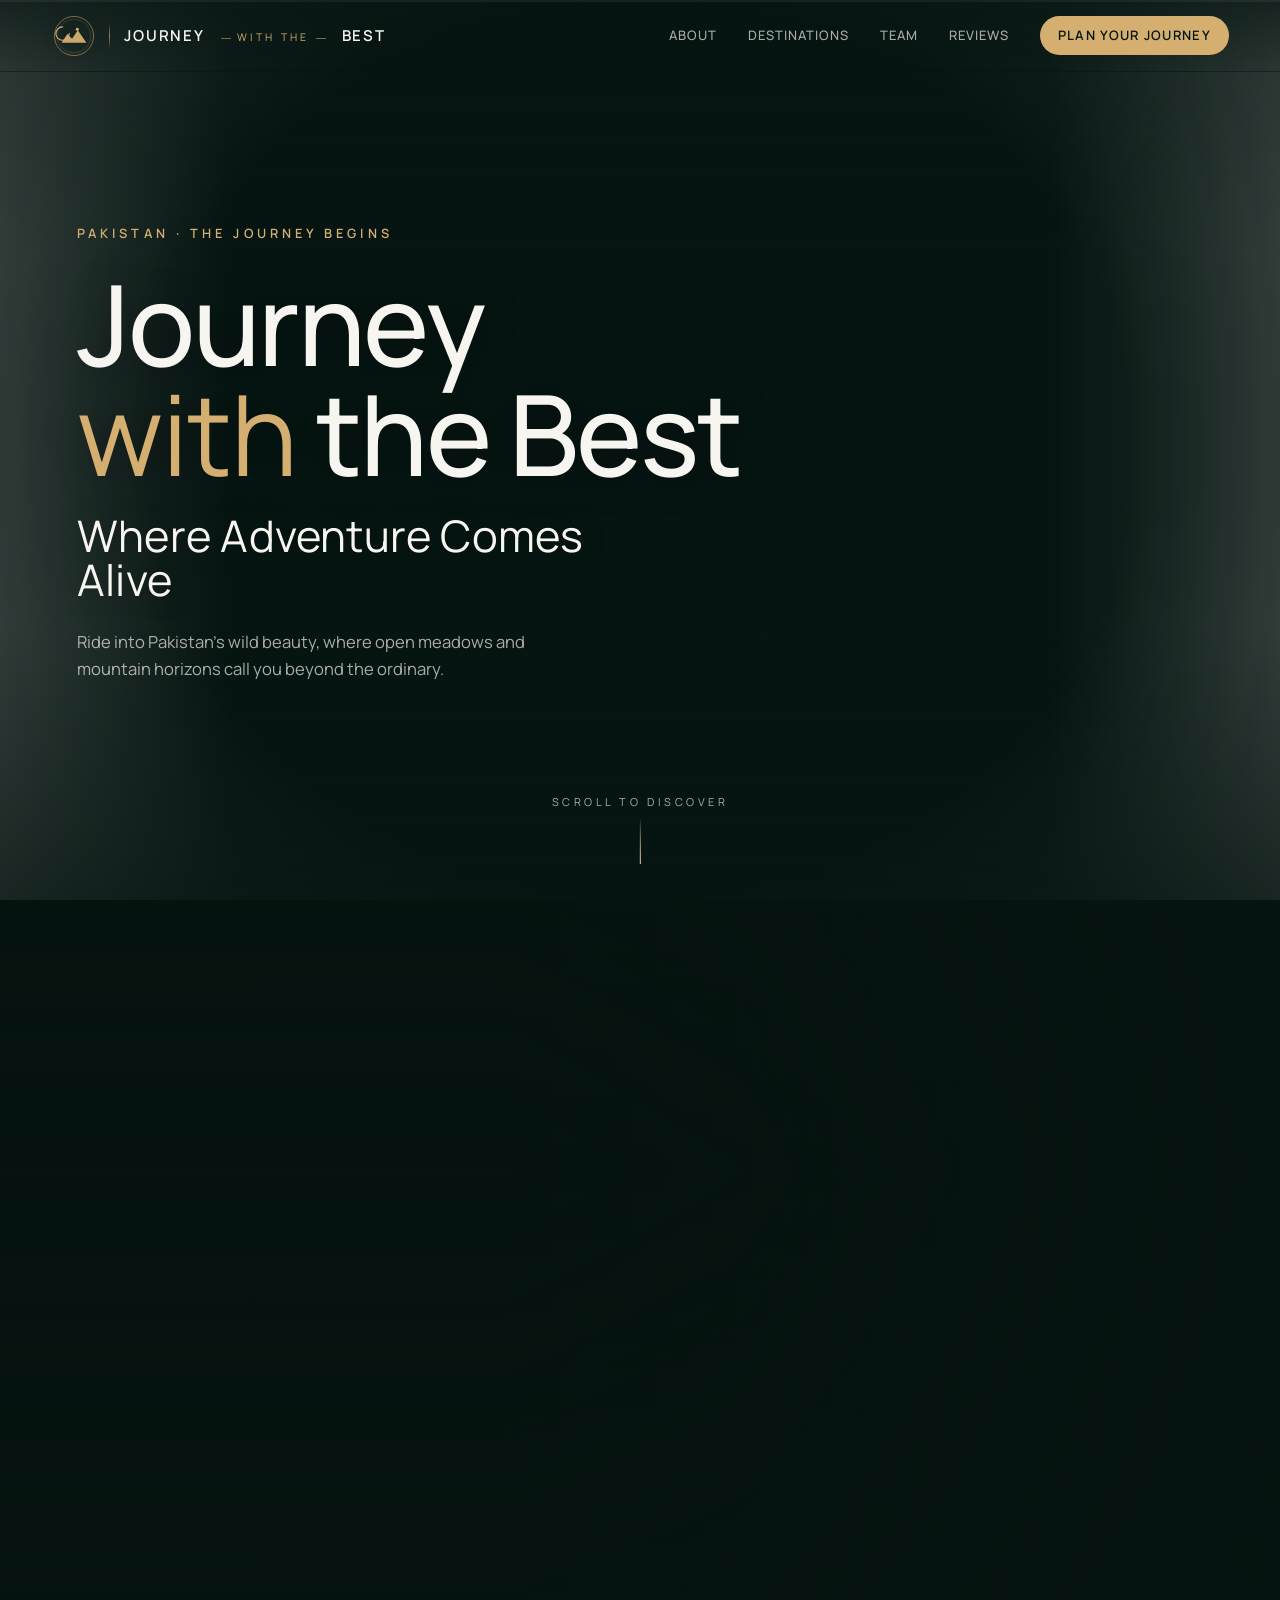
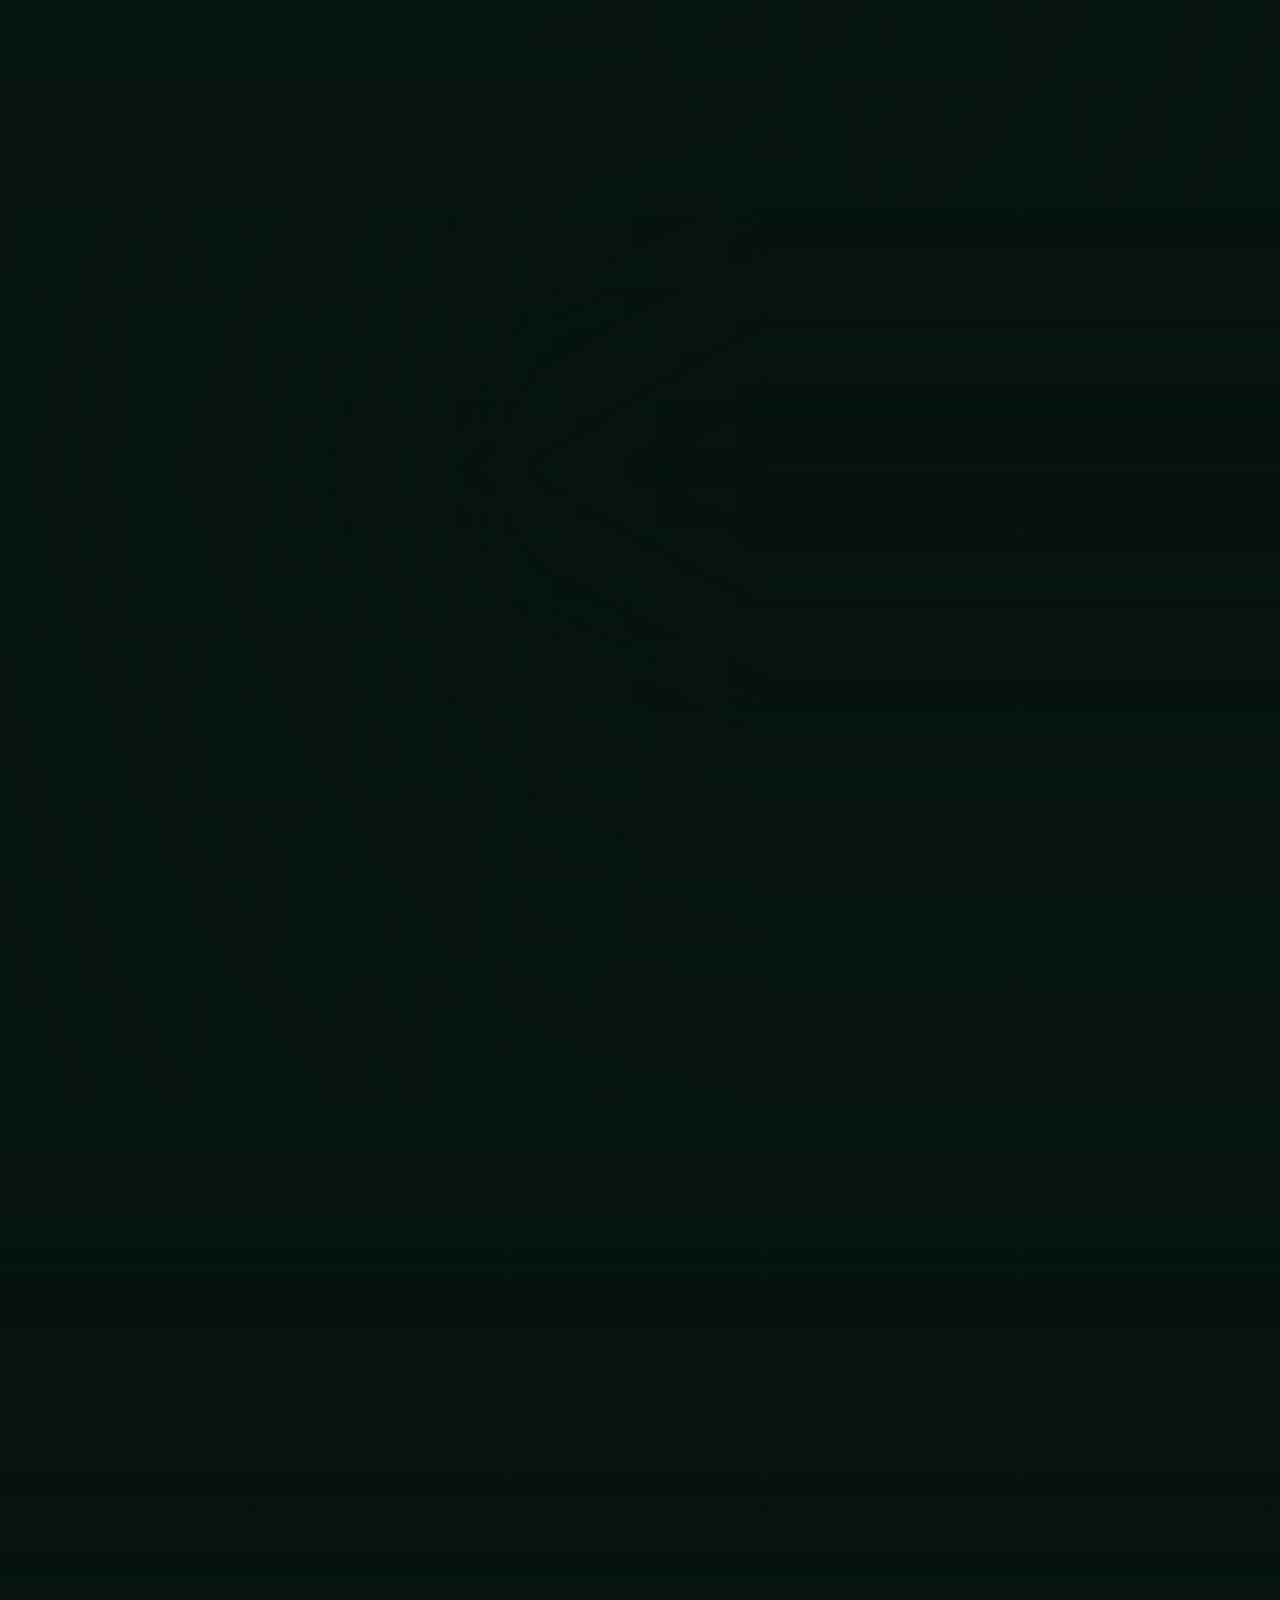
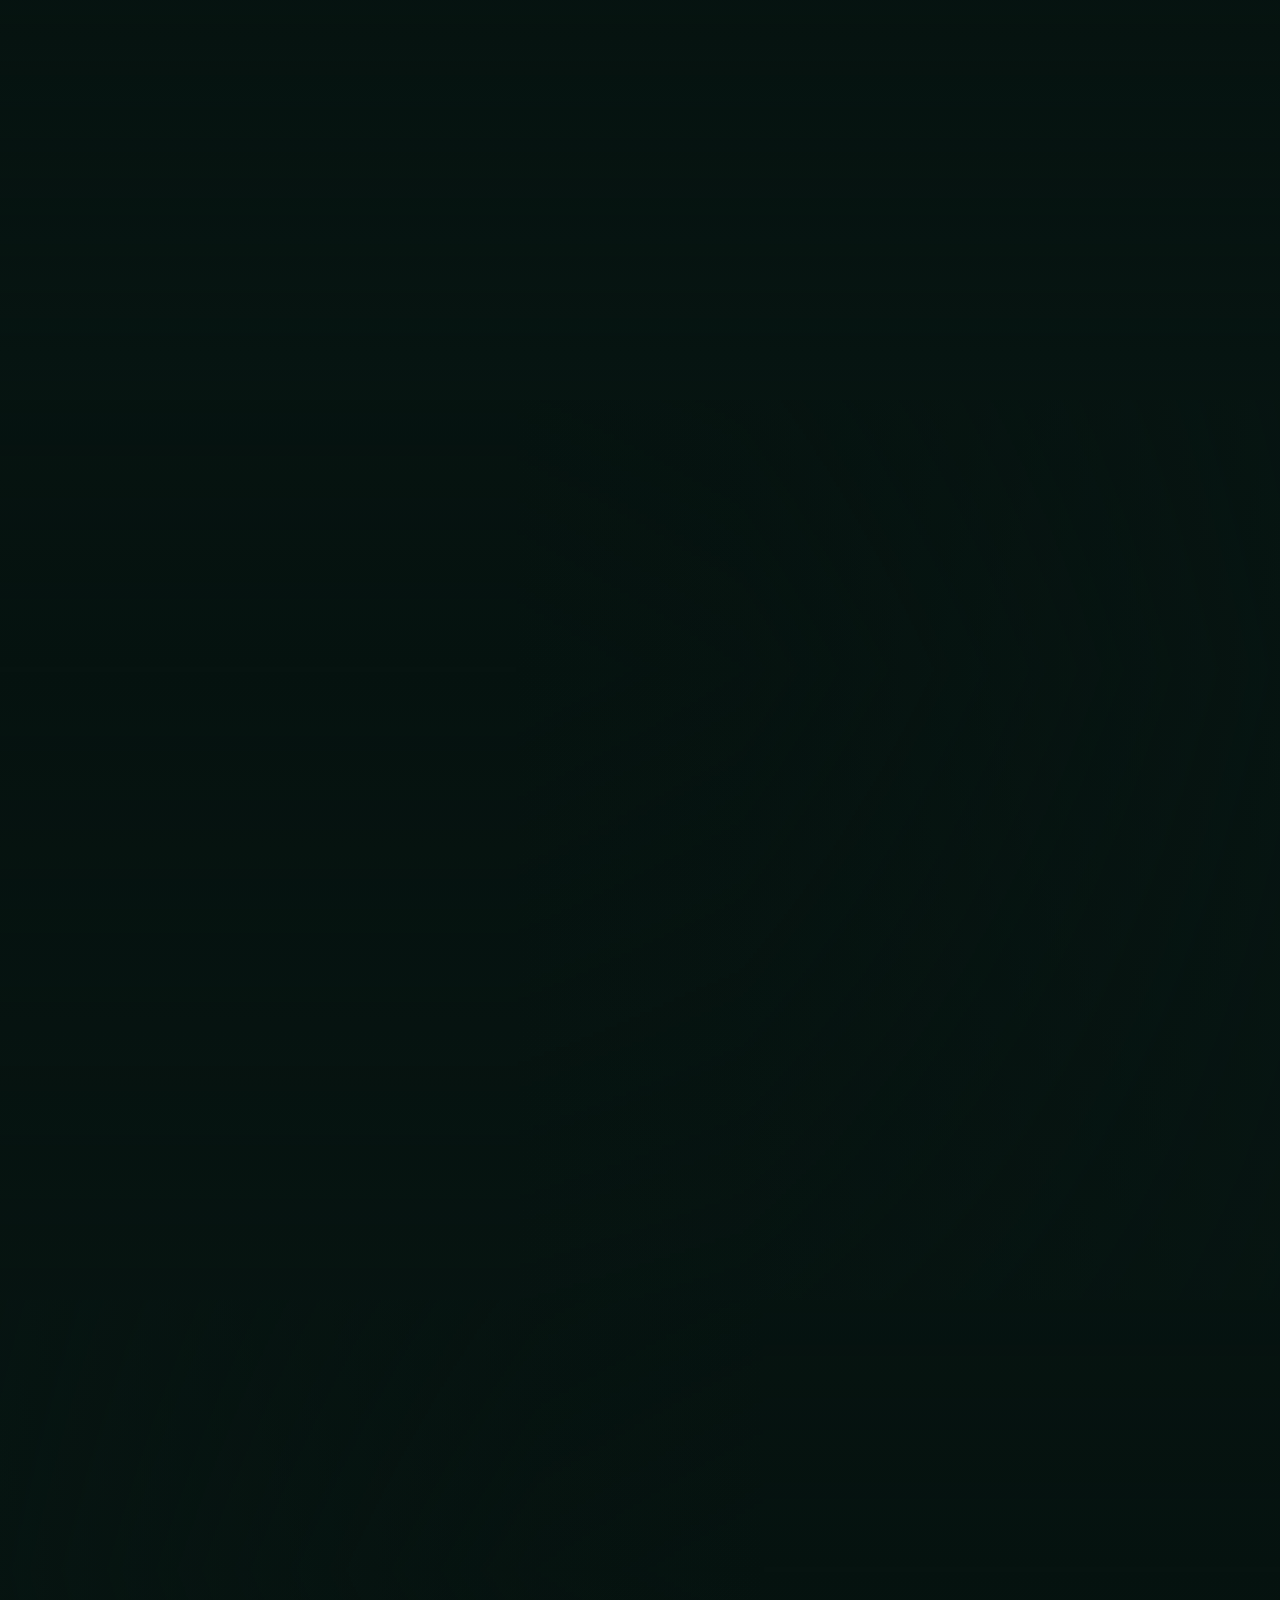
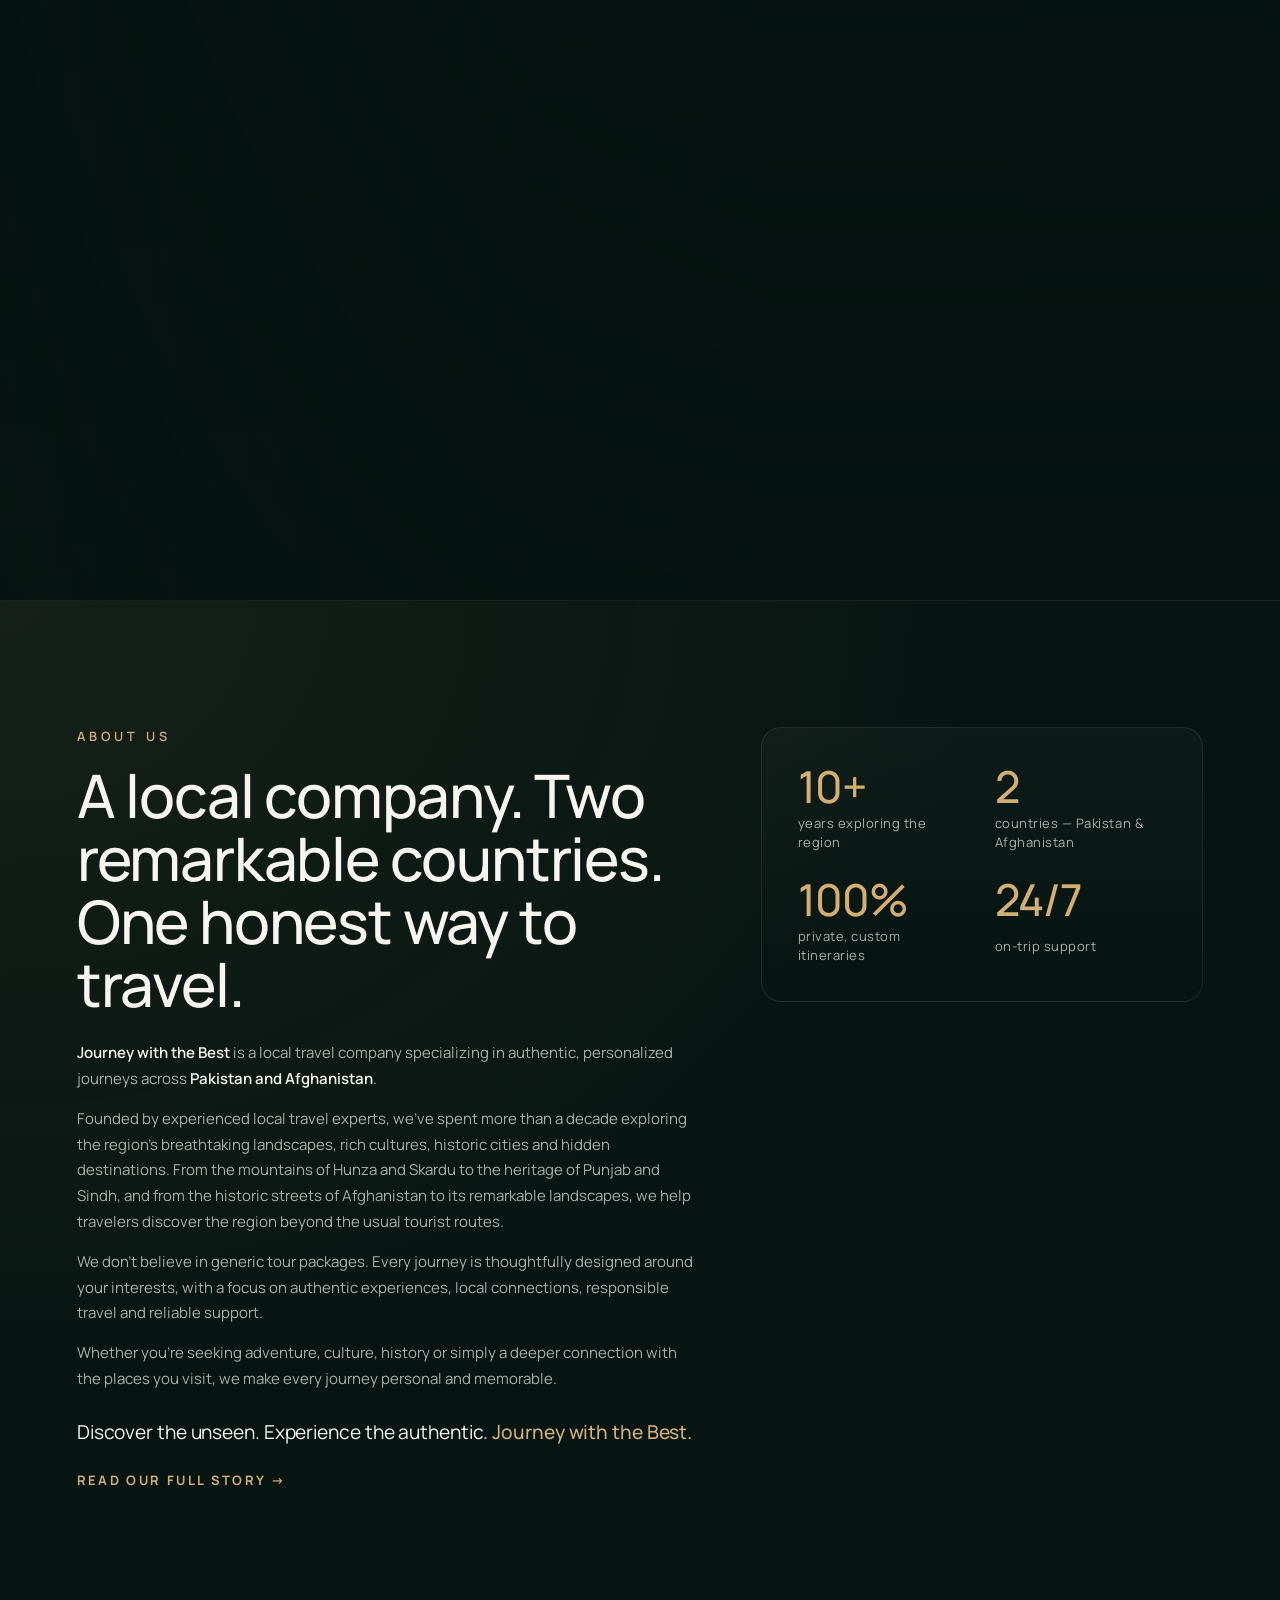
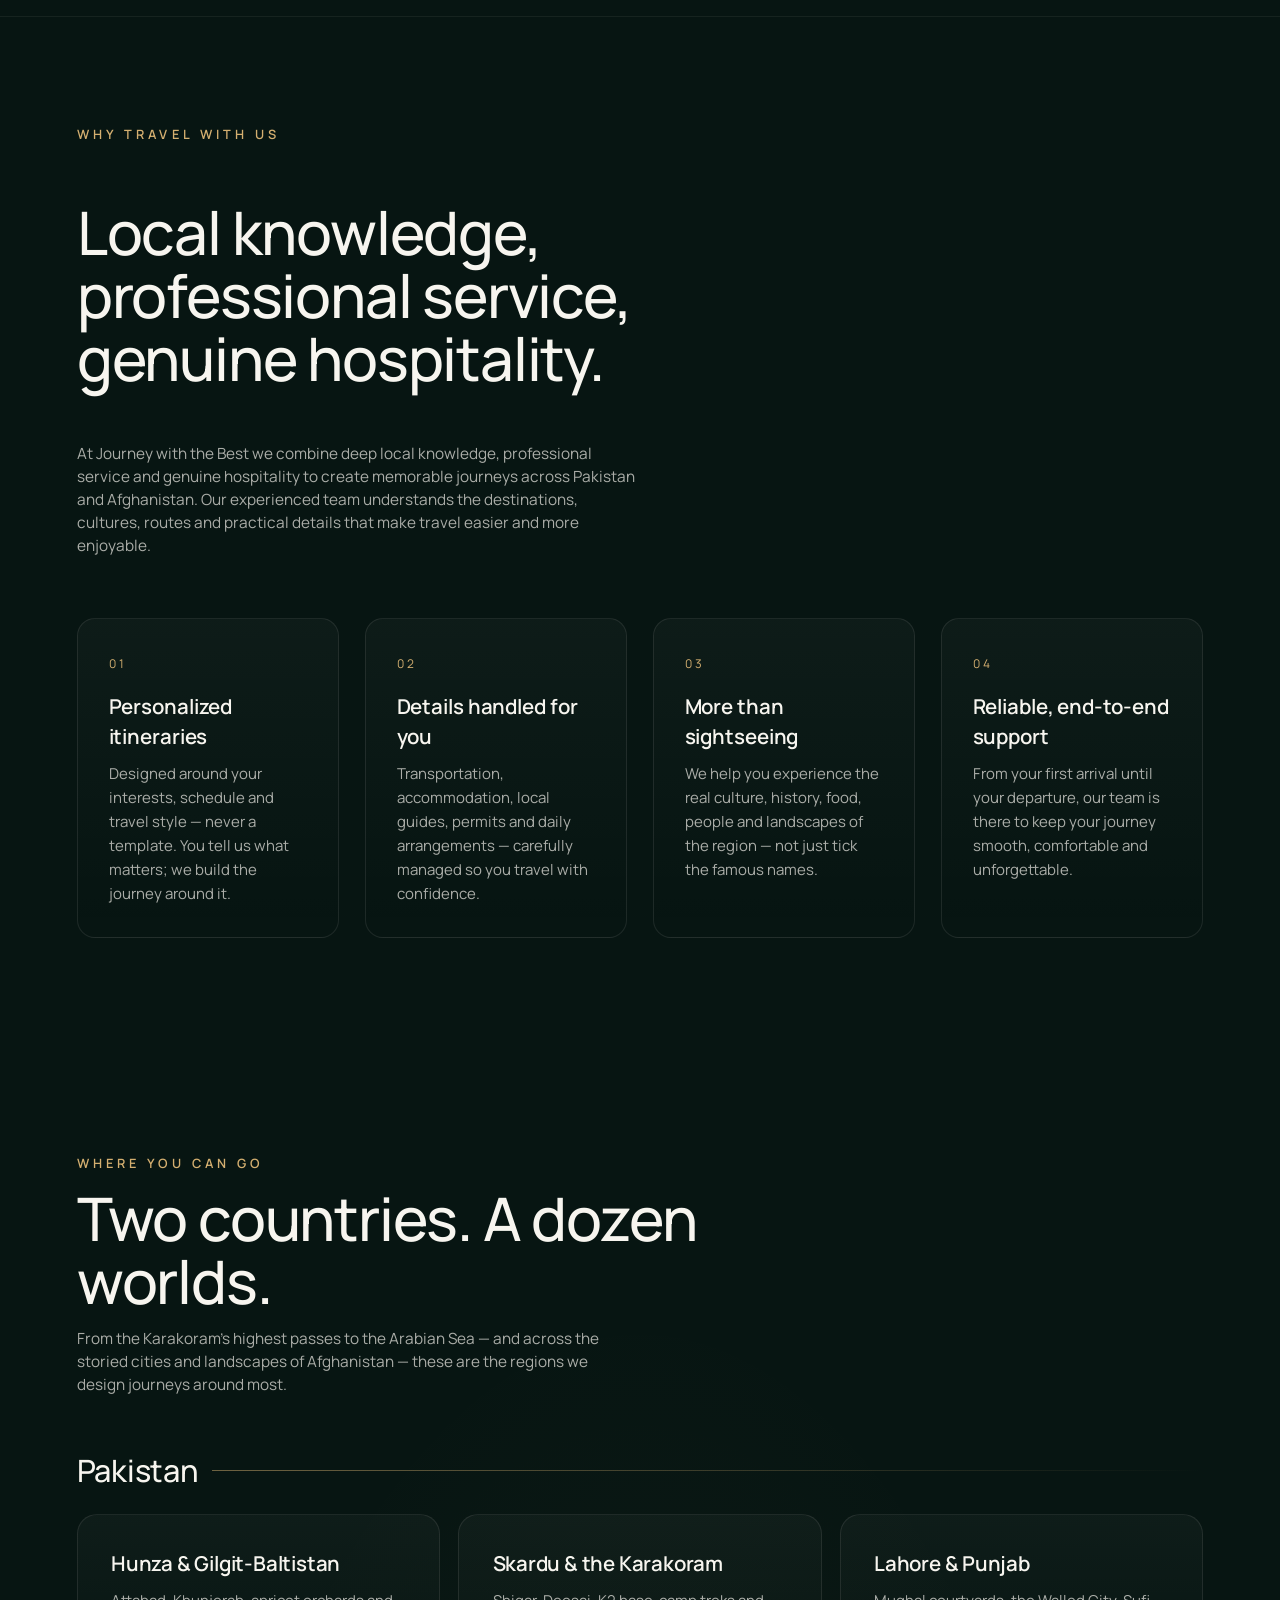
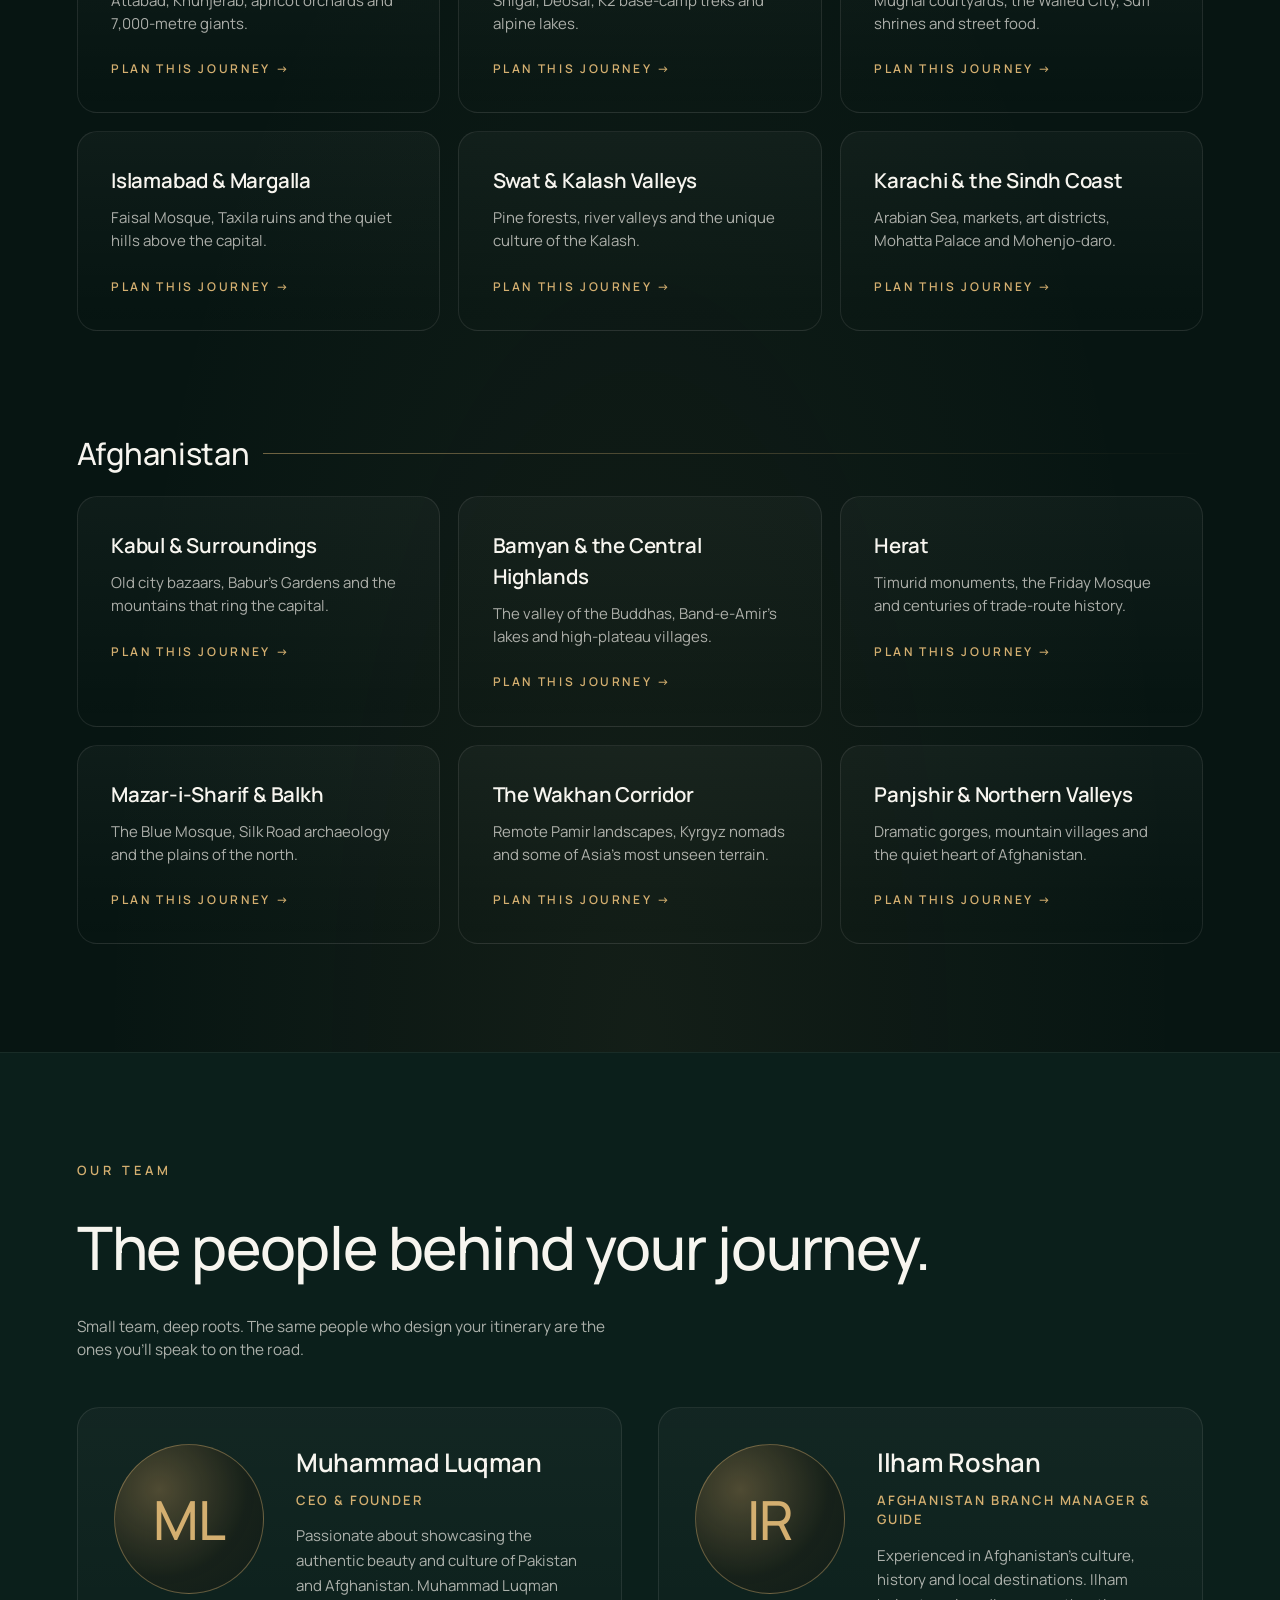
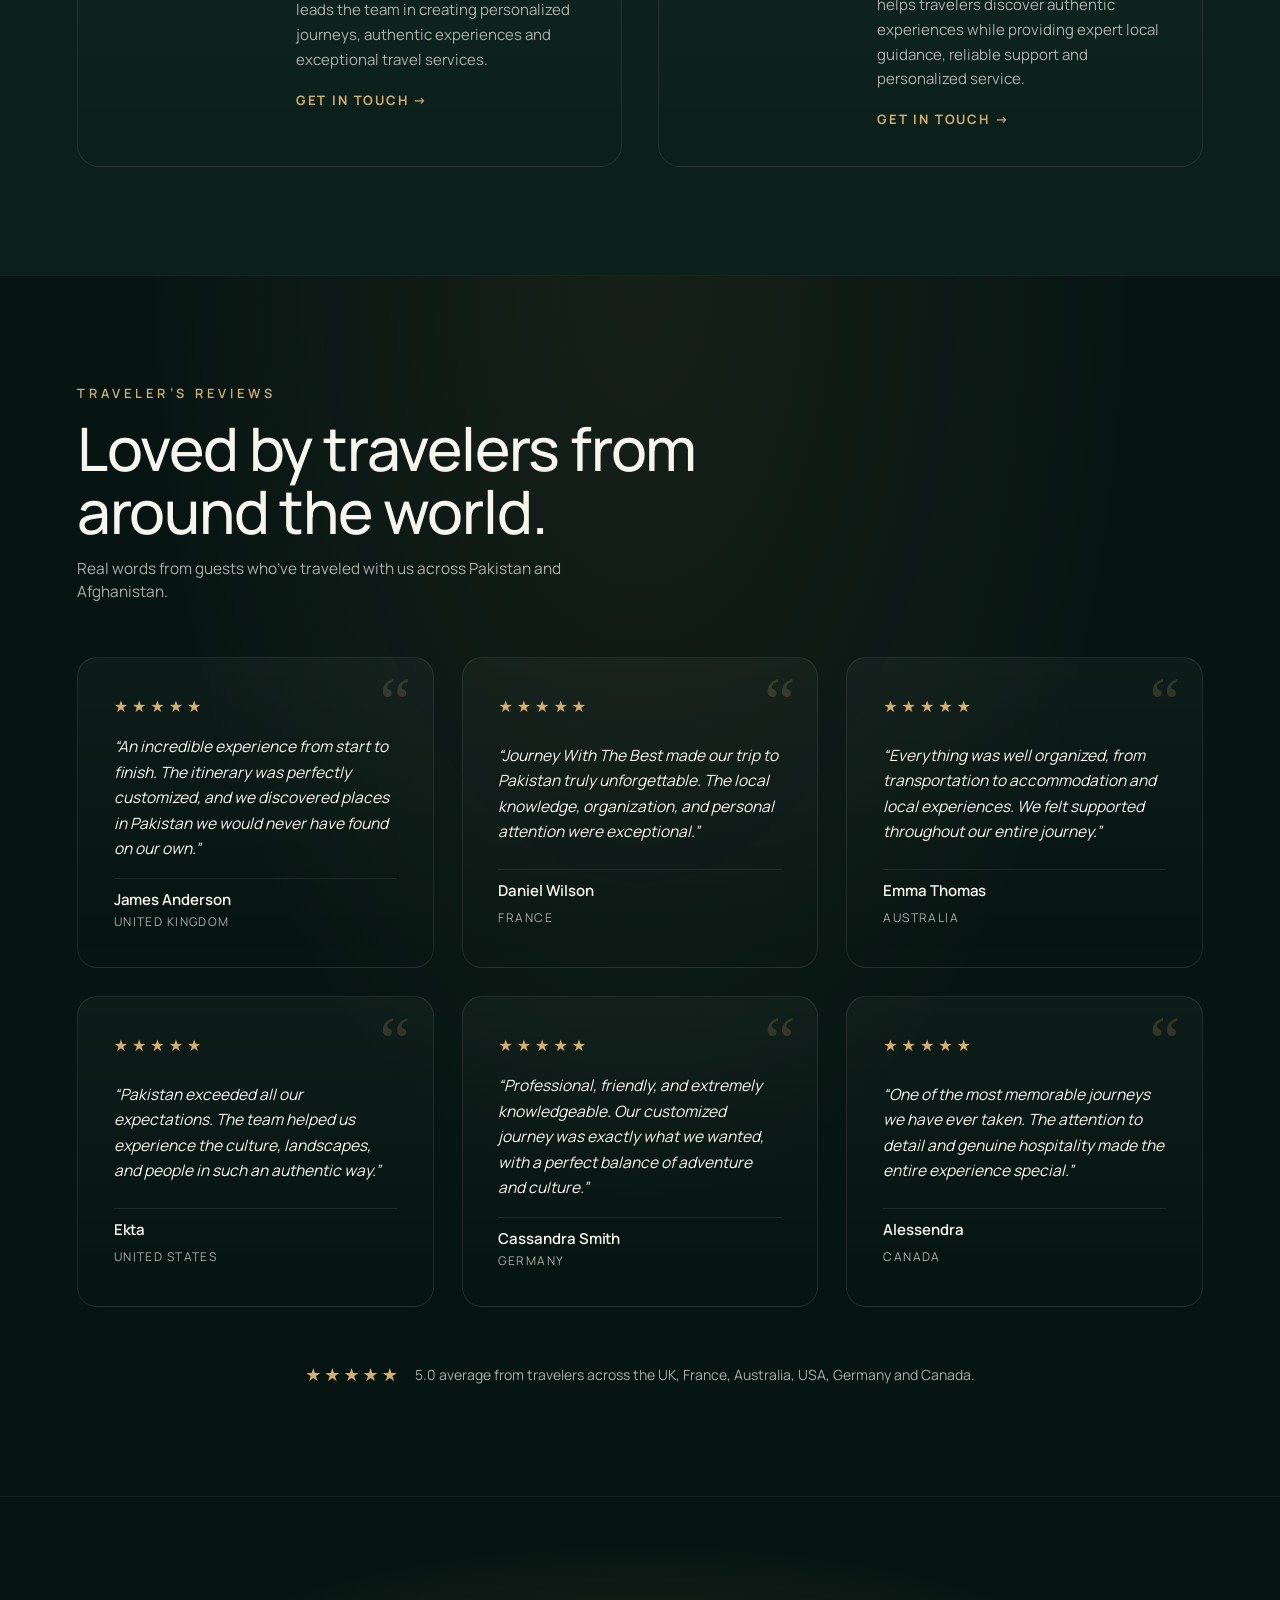
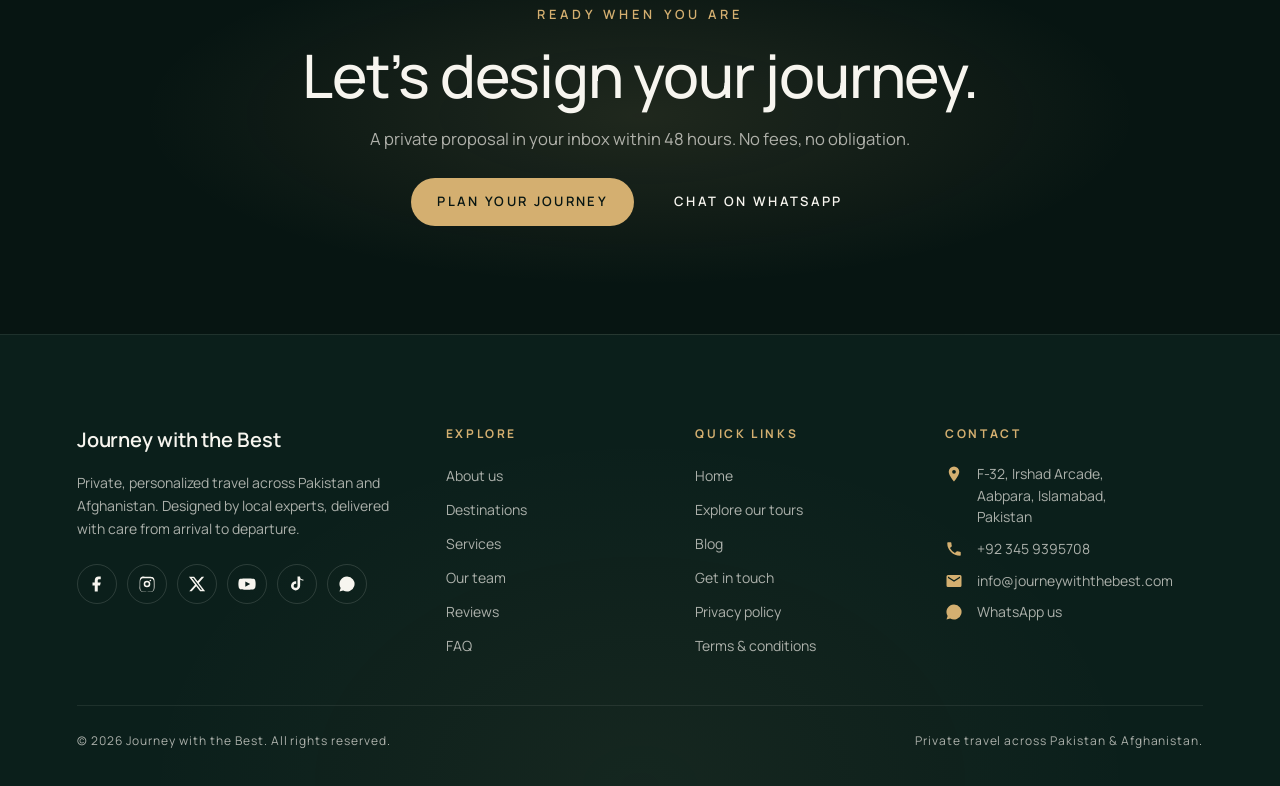
<file: index.html>
<!doctype html>
<html lang="en">
<head>
<meta charset="utf-8" />
<meta name="viewport" content="width=device-width,initial-scale=1,viewport-fit=cover" />

<!-- Primary SEO -->
<title>Journey with the Best — Private Travel in Pakistan &amp; Afghanistan</title>
<meta name="description" content="Journey with the Best designs private, personalized travel across Pakistan and Afghanistan — Hunza, Skardu, Lahore, Kabul, Bamyan and beyond. Local experts, authentic experiences, reliable support from arrival to departure." />
<meta name="keywords" content="Pakistan travel, Afghanistan travel, Hunza tours, Skardu tours, Lahore tours, Kabul tours, Bamyan, Karakoram, private tours Pakistan, custom itinerary Pakistan, local travel agency Pakistan, Afghanistan tour guide, Journey with the Best" />
<meta name="author" content="Journey with the Best" />
<meta name="robots" content="index, follow, max-image-preview:large, max-snippet:-1" />
<meta name="theme-color" content="#071512" />
<link rel="canonical" href="https://journeyswiththebest.com/" />

<!-- Open Graph -->
<meta property="og:type" content="website" />
<meta property="og:site_name" content="Journey with the Best" />
<meta property="og:title" content="Journey with the Best — Private Travel in Pakistan &amp; Afghanistan" />
<meta property="og:description" content="Private, personalized journeys across Pakistan and Afghanistan designed by local travel experts. Authentic culture, breathtaking landscapes, reliable end-to-end support." />
<meta property="og:url" content="https://journeyswiththebest.com/" />
<meta property="og:locale" content="en_US" />
<meta property="og:image" content="https://journeyswiththebest.com/assets/og-cover.jpg" />
<meta property="og:image:width" content="1200" />
<meta property="og:image:height" content="630" />
<meta property="og:image:alt" content="Horses riding through meadows in Pakistan — Journey with the Best." />

<!-- Twitter -->
<meta name="twitter:card" content="summary_large_image" />
<meta name="twitter:title" content="Journey with the Best — Private Travel in Pakistan &amp; Afghanistan" />
<meta name="twitter:description" content="Local travel experts designing private, personalized journeys across Pakistan and Afghanistan." />
<meta name="twitter:image" content="https://journeyswiththebest.com/assets/og-cover.jpg" />

<!-- Favicons (drop real ones in /assets later) -->
<link rel="icon" href="assets/favicon.svg" type="image/svg+xml" />
<link rel="apple-touch-icon" href="assets/apple-touch-icon.png" />

<!-- Fonts -->
<link rel="preconnect" href="https://fonts.googleapis.com" />
<link rel="preconnect" href="https://fonts.gstatic.com" crossorigin />
<link href="https://fonts.googleapis.com/css2?family=Manrope:wght@300;400;500;600;700;800&display=swap" rel="stylesheet" />
<link rel="stylesheet" href="styles.css" />

<!-- JSON-LD: TravelAgency -->
<script type="application/ld+json">
{
  "@context": "https://schema.org",
  "@type": "TravelAgency",
  "name": "Journey with the Best",
  "url": "https://journeyswiththebest.com/",
  "description": "Local travel company specializing in authentic, personalized journeys across Pakistan and Afghanistan.",
  "telephone": "+923459395708",
  "email": "info@journeywiththebest.com",
  "address": {
    "@type": "PostalAddress",
    "streetAddress": "F-32, Irshad Arcade, Aabpara",
    "addressLocality": "Islamabad",
    "addressCountry": "PK"
  },
  "contactPoint": [{
    "@type": "ContactPoint",
    "telephone": "+923459395708",
    "contactType": "customer service",
    "areaServed": ["PK","AF"],
    "availableLanguage": ["en","ur","ps","fa"]
  }],
  "sameAs": [
    "https://www.facebook.com/PrintinoAdventuretour",
    "https://www.instagram.com/journeywiththebest",
    "https://x.com/JBest61379",
    "https://www.youtube.com/@journeywiththebest.g",
    "https://www.tiktok.com/@mluqman409"
  ],
  "areaServed": [
    { "@type": "Country", "name": "Pakistan" },
    { "@type": "Country", "name": "Afghanistan" }
  ],
  "makesOffer": [
    { "@type": "Offer", "name": "Private tailored itineraries across Pakistan" },
    { "@type": "Offer", "name": "Private tailored itineraries across Afghanistan" },
    { "@type": "Offer", "name": "Local guides, transportation and accommodation" },
    { "@type": "Offer", "name": "End-to-end travel support from arrival to departure" }
  ],
  "founder": {
    "@type": "Person",
    "name": "Muhammad Luqman",
    "jobTitle": "CEO & Founder"
  },
  "employee": [
    { "@type": "Person", "name": "Muhammad Luqman", "jobTitle": "CEO & Founder" },
    { "@type": "Person", "name": "Ilham Roshan", "jobTitle": "Afghanistan Branch Manager & Guide" }
  ],
  "aggregateRating": {
    "@type": "AggregateRating",
    "ratingValue": "5",
    "bestRating": "5",
    "worstRating": "1",
    "reviewCount": "6"
  },
  "review": [
    { "@type":"Review", "author":{"@type":"Person","name":"James Anderson"}, "reviewRating":{"@type":"Rating","ratingValue":"5","bestRating":"5"}, "reviewBody":"An incredible experience from start to finish. The itinerary was perfectly customized, and we discovered places in Pakistan we would never have found on our own." },
    { "@type":"Review", "author":{"@type":"Person","name":"Daniel Wilson"}, "reviewRating":{"@type":"Rating","ratingValue":"5","bestRating":"5"}, "reviewBody":"Journey With The Best made our trip to Pakistan truly unforgettable. The local knowledge, organization, and personal attention were exceptional." },
    { "@type":"Review", "author":{"@type":"Person","name":"Emma Thomas"}, "reviewRating":{"@type":"Rating","ratingValue":"5","bestRating":"5"}, "reviewBody":"Everything was well organized, from transportation to accommodation and local experiences. We felt supported throughout our entire journey." },
    { "@type":"Review", "author":{"@type":"Person","name":"Ekta"}, "reviewRating":{"@type":"Rating","ratingValue":"5","bestRating":"5"}, "reviewBody":"Pakistan exceeded all our expectations. The team helped us experience the culture, landscapes, and people in such an authentic way." },
    { "@type":"Review", "author":{"@type":"Person","name":"Cassandra Smith"}, "reviewRating":{"@type":"Rating","ratingValue":"5","bestRating":"5"}, "reviewBody":"Professional, friendly, and extremely knowledgeable. Our customized journey was exactly what we wanted, with a perfect balance of adventure and culture." },
    { "@type":"Review", "author":{"@type":"Person","name":"Alessendra"}, "reviewRating":{"@type":"Rating","ratingValue":"5","bestRating":"5"}, "reviewBody":"One of the most memorable journeys we have ever taken. The attention to detail and genuine hospitality made the entire experience special." }
  ],
  "slogan": "Discover the unseen. Experience the authentic. Journey with the Best."
}
</script>

<!-- JSON-LD: Organization / WebSite -->
<script type="application/ld+json">
{
  "@context": "https://schema.org",
  "@type": "WebSite",
  "name": "Journey with the Best",
  "url": "https://journeyswiththebest.com/",
  "inLanguage": "en",
  "publisher": { "@type": "Organization", "name": "Journey with the Best" }
}
</script>
<script>
  // Synchronous viewport flag — set BEFORE paint so CSS branches match device.
  (function () {
    var w = Math.min(window.innerWidth || 1200, document.documentElement.clientWidth || 1200);
    document.documentElement.dataset.vp = w <= 820 ? 'mobile' : 'desktop';
  })();
</script>
</head>
<body>

<a href="#main" class="skip-link">Skip to content</a>
<div class="scroll-progress" aria-hidden="true"><span></span></div>

<header class="nav">
  <a class="brand" href="#hero" aria-label="Journey with the Best — home">
    <span class="brand-mark" aria-hidden="true">
      <svg class="brand-emblem" viewBox="0 0 44 44" xmlns="http://www.w3.org/2000/svg" focusable="false">
        <circle cx="22" cy="22" r="20.5" fill="none" stroke="currentColor" stroke-width="1" opacity=".55"/>
        <circle cx="22" cy="22" r="17.5" fill="none" stroke="currentColor" stroke-width=".6" opacity=".3"/>
        <path d="M 10 12.5 A 7 7 0 1 0 17 19.5" fill="none" stroke="currentColor" stroke-width="1.2" stroke-linecap="round"/>
        <path d="M 9 29 L 15 20 L 20 25 L 26 16 L 35 29 Z" fill="currentColor" opacity=".95"/>
        <circle cx="25.5" cy="15" r="1.6" fill="currentColor"/>
      </svg>
    </span>
    <span class="brand-divider" aria-hidden="true"></span>
    <span class="brand-wordmark">
      <span class="brand-word brand-word--primary">Journey</span>
      <span class="brand-word brand-word--accent">with the</span>
      <span class="brand-word brand-word--primary">Best</span>
    </span>
  </a>
  <nav class="nav-links" aria-label="Primary">
    <a href="about.html">About</a>
    <a href="#destinations">Destinations</a>
    <a href="#team">Team</a>
    <a href="#reviews">Reviews</a>
    <a class="nav-cta" href="plan.html">Plan your journey</a>
  </nav>
</header>

<main id="main">

  <!-- SCENE 1 — HERO: Horses through meadows -->
  <section class="scene scene--hero" id="hero" data-scene="1">
    <div class="scene__media">
      <video class="scene__video" data-video data-eager
        data-src="assets/video-1.mp4"
        data-src-mobile="assets/vertical/vertical-1.mp4"
        muted playsinline autoplay loop preload="auto"
        poster="" aria-hidden="true">
        <source src="assets/vertical/vertical-1.mp4" type="video/mp4" media="(max-width: 820px)">
        <source src="assets/video-1.mp4" type="video/mp4">
      </video>
      <div class="scene__vignette scene__vignette--hero" aria-hidden="true"></div>
      <div class="scene__shade" aria-hidden="true"></div>
    </div>

    <div class="scene__content scene__content--hero">
      <p class="eyebrow reveal" data-delay="0">Pakistan &middot; The Journey Begins</p>
      <h1 class="brand-title reveal" data-delay="120">
        <span class="line">Journey</span>
        <span class="line"><em>with</em> the Best</span>
      </h1>
      <h2 class="scene-title scene-title--sub reveal" data-delay="320">Where Adventure Comes Alive</h2>
      <p class="scene-desc reveal" data-delay="460">
        Ride into Pakistan&rsquo;s wild beauty, where open meadows and mountain horizons call you beyond the ordinary.
      </p>
    </div>

    <a class="scroll-cue" href="#chapter-1" aria-label="Scroll to discover">
      <span>Scroll to discover</span>
      <span class="scroll-cue__line" aria-hidden="true"></span>
    </a>
  </section>

  <!-- SCENE 2 — THE PEOPLE -->
  <section class="scene" id="chapter-1" data-scene="2">
    <div class="scene__media">
      <video class="scene__video" data-video data-lazy
        data-src="assets/video-2.mp4"
        data-src-mobile="assets/vertical/vertical-2.mp4"
        muted playsinline loop preload="metadata" aria-hidden="true">
        <source src="assets/vertical/vertical-2.mp4" type="video/mp4" media="(max-width: 820px)">
        <source src="assets/video-2.mp4" type="video/mp4">
      </video>
      <div class="scene__shade scene__shade--right" aria-hidden="true"></div>
    </div>
    <div class="scene__content scene__content--left">
      <p class="chapter-label reveal">01 &mdash; The People</p>
      <h2 class="scene-title reveal" data-delay="140">A Warmth You<br/>Never Forget</h2>
      <p class="scene-desc reveal" data-delay="320">
        Meet the people, embrace their traditions, and discover the warmth that makes Pakistan feel like home.
      </p>
    </div>
  </section>

  <!-- SCENE 3 — THE HERITAGE -->
  <section class="scene" id="chapter-2" data-scene="3">
    <div class="scene__media">
      <video class="scene__video" data-video data-lazy
        data-src="assets/video-3.mp4"
        data-src-mobile="assets/vertical/vertical-3.mp4"
        muted playsinline loop preload="metadata" aria-hidden="true">
        <source src="assets/vertical/vertical-3.mp4" type="video/mp4" media="(max-width: 820px)">
        <source src="assets/video-3.mp4" type="video/mp4">
      </video>
      <div class="scene__shade scene__shade--left" aria-hidden="true"></div>
    </div>
    <div class="scene__content scene__content--right">
      <p class="chapter-label reveal">02 &mdash; The Heritage</p>
      <h2 class="scene-title reveal" data-delay="140">Stories Carved<br/>in Time</h2>
      <p class="scene-desc reveal" data-delay="320">
        Walk through centuries of history, where timeless architecture and living traditions tell their stories.
      </p>
    </div>
  </section>

  <!-- SCENE 4 — THE SERENITY -->
  <section class="scene" id="chapter-3" data-scene="4">
    <div class="scene__media">
      <video class="scene__video" data-video data-lazy
        data-src="assets/video-4.mp4"
        data-src-mobile="assets/vertical/vertical-4.mp4"
        muted playsinline loop preload="metadata" aria-hidden="true">
        <source src="assets/vertical/vertical-4.mp4" type="video/mp4" media="(max-width: 820px)">
        <source src="assets/video-4.mp4" type="video/mp4">
      </video>
      <div class="scene__shade scene__shade--bottom" aria-hidden="true"></div>
    </div>
    <div class="scene__content scene__content--center-bottom">
      <p class="chapter-label reveal">03 &mdash; The Serenity</p>
      <h2 class="scene-title reveal" data-delay="140">Find Your Kind<br/>of Freedom</h2>
      <p class="scene-desc reveal" data-delay="320">
        Drift through serene waters, surrounded by breathtaking landscapes and the quiet magic of Pakistan.
      </p>
    </div>
  </section>

  <!-- SCENE 5 — THE CITIES -->
  <section class="scene" id="chapter-4" data-scene="5">
    <div class="scene__media">
      <video class="scene__video" data-video data-lazy
        data-src="assets/video-5.mp4"
        data-src-mobile="assets/vertical/vertical-5.mp4"
        muted playsinline loop preload="metadata" aria-hidden="true">
        <source src="assets/vertical/vertical-5.mp4" type="video/mp4" media="(max-width: 820px)">
        <source src="assets/video-5.mp4" type="video/mp4">
      </video>
      <div class="scene__shade scene__shade--right" aria-hidden="true"></div>
    </div>
    <div class="scene__content scene__content--left">
      <p class="chapter-label reveal">04 &mdash; The Cities</p>
      <h2 class="scene-title reveal" data-delay="140">A Nation<br/>of Dreams</h2>
      <p class="scene-desc reveal" data-delay="320">
        Discover the landmarks, vibrant cities, and enduring spirit that shape Pakistan&rsquo;s identity.
      </p>
    </div>
  </section>

  <!-- SCENE 6 — TASTE PAKISTAN -->
  <section class="scene" id="chapter-5" data-scene="6">
    <div class="scene__media">
      <video class="scene__video" data-video data-lazy
        data-src="assets/video-6.mp4"
        data-src-mobile="assets/vertical/vertical-6.mp4"
        muted playsinline loop preload="metadata" aria-hidden="true">
        <source src="assets/vertical/vertical-6.mp4" type="video/mp4" media="(max-width: 820px)">
        <source src="assets/video-6.mp4" type="video/mp4">
      </video>
      <div class="scene__shade scene__shade--left" aria-hidden="true"></div>
    </div>
    <div class="scene__content scene__content--right">
      <p class="chapter-label reveal">05 &mdash; Taste Pakistan</p>
      <h2 class="scene-title reveal" data-delay="140">A Taste<br/>of Pakistan</h2>
      <p class="scene-desc reveal" data-delay="320">
        Bold flavors, cherished recipes, and traditions served with heart.
      </p>
    </div>
  </section>

  <!-- ABOUT -->
  <section class="about" id="about" aria-labelledby="about-h">
    <div class="about__inner">
      <div class="about__col about__col--copy">
        <p class="eyebrow">About us</p>
        <h2 id="about-h" class="section-title">A local company. Two remarkable countries. One honest way to travel.</h2>
        <div class="about__body">
          <p><strong>Journey with the Best</strong> is a local travel company specializing in authentic, personalized journeys across <strong>Pakistan and Afghanistan</strong>.</p>
          <p>Founded by experienced local travel experts, we&rsquo;ve spent more than a decade exploring the region&rsquo;s breathtaking landscapes, rich cultures, historic cities and hidden destinations. From the mountains of Hunza and Skardu to the heritage of Punjab and Sindh, and from the historic streets of Afghanistan to its remarkable landscapes, we help travelers discover the region beyond the usual tourist routes.</p>
          <p>We don&rsquo;t believe in generic tour packages. Every journey is thoughtfully designed around your interests, with a focus on authentic experiences, local connections, responsible travel and reliable support.</p>
          <p>Whether you&rsquo;re seeking adventure, culture, history or simply a deeper connection with the places you visit, we make every journey personal and memorable.</p>
          <p class="about__slogan">Discover the unseen. Experience the authentic. <em>Journey with the Best.</em></p>
          <a class="about__more" href="about.html">Read our full story &rarr;</a>
        </div>
      </div>
      <aside class="about__col about__col--stats" aria-label="At a glance">
        <ul class="about__stats">
          <li><span>10+</span><p>years exploring the region</p></li>
          <li><span>2</span><p>countries &mdash; Pakistan &amp; Afghanistan</p></li>
          <li><span>100%</span><p>private, custom itineraries</p></li>
          <li><span>24/7</span><p>on-trip support</p></li>
        </ul>
      </aside>
    </div>
  </section>

  <!-- WHY US -->
  <section class="value" id="why" aria-labelledby="why-h">
    <div class="value__inner">
      <p class="eyebrow">Why travel with us</p>
      <h2 id="why-h" class="value__title">Local knowledge, professional service, genuine hospitality.</h2>
      <p class="section-desc">At Journey with the Best we combine deep local knowledge, professional service and genuine hospitality to create memorable journeys across Pakistan and Afghanistan. Our experienced team understands the destinations, cultures, routes and practical details that make travel easier and more enjoyable.</p>
      <div class="value__grid">
        <article class="value__card">
          <span class="value__num">01</span>
          <h3>Personalized itineraries</h3>
          <p>Designed around your interests, schedule and travel style &mdash; never a template. You tell us what matters; we build the journey around it.</p>
        </article>
        <article class="value__card">
          <span class="value__num">02</span>
          <h3>Details handled for you</h3>
          <p>Transportation, accommodation, local guides, permits and daily arrangements &mdash; carefully managed so you travel with confidence.</p>
        </article>
        <article class="value__card">
          <span class="value__num">03</span>
          <h3>More than sightseeing</h3>
          <p>We help you experience the real culture, history, food, people and landscapes of the region &mdash; not just tick the famous names.</p>
        </article>
        <article class="value__card">
          <span class="value__num">04</span>
          <h3>Reliable, end-to-end support</h3>
          <p>From your first arrival until your departure, our team is there to keep your journey smooth, comfortable and unforgettable.</p>
        </article>
      </div>
    </div>
  </section>

  <!-- DESTINATIONS -->
  <section class="dest" id="destinations" aria-labelledby="dest-h">
    <div class="dest__inner">
      <div class="dest__head">
        <p class="eyebrow">Where you can go</p>
        <h2 id="dest-h" class="section-title">Two countries. A dozen worlds.</h2>
        <p class="section-desc">From the Karakoram&rsquo;s highest passes to the Arabian Sea &mdash; and across the storied cities and landscapes of Afghanistan &mdash; these are the regions we design journeys around most.</p>
      </div>

      <div class="dest__group">
        <h3 class="dest__group-title">Pakistan</h3>
        <div class="dest__grid">
          <a class="dest__item" href="plan.html">
            <h4>Hunza &amp; Gilgit-Baltistan</h4>
            <p>Attabad, Khunjerab, apricot orchards and 7,000-metre giants.</p>
            <span class="dest__link">Plan this journey &rarr;</span>
          </a>
          <a class="dest__item" href="plan.html">
            <h4>Skardu &amp; the Karakoram</h4>
            <p>Shigar, Deosai, K2 base-camp treks and alpine lakes.</p>
            <span class="dest__link">Plan this journey &rarr;</span>
          </a>
          <a class="dest__item" href="plan.html">
            <h4>Lahore &amp; Punjab</h4>
            <p>Mughal courtyards, the Walled City, Sufi shrines and street food.</p>
            <span class="dest__link">Plan this journey &rarr;</span>
          </a>
          <a class="dest__item" href="plan.html">
            <h4>Islamabad &amp; Margalla</h4>
            <p>Faisal Mosque, Taxila ruins and the quiet hills above the capital.</p>
            <span class="dest__link">Plan this journey &rarr;</span>
          </a>
          <a class="dest__item" href="plan.html">
            <h4>Swat &amp; Kalash Valleys</h4>
            <p>Pine forests, river valleys and the unique culture of the Kalash.</p>
            <span class="dest__link">Plan this journey &rarr;</span>
          </a>
          <a class="dest__item" href="plan.html">
            <h4>Karachi &amp; the Sindh Coast</h4>
            <p>Arabian Sea, markets, art districts, Mohatta Palace and Mohenjo-daro.</p>
            <span class="dest__link">Plan this journey &rarr;</span>
          </a>
        </div>
      </div>

      <div class="dest__group">
        <h3 class="dest__group-title">Afghanistan</h3>
        <div class="dest__grid">
          <a class="dest__item" href="plan.html">
            <h4>Kabul &amp; Surroundings</h4>
            <p>Old city bazaars, Babur&rsquo;s Gardens and the mountains that ring the capital.</p>
            <span class="dest__link">Plan this journey &rarr;</span>
          </a>
          <a class="dest__item" href="plan.html">
            <h4>Bamyan &amp; the Central Highlands</h4>
            <p>The valley of the Buddhas, Band-e-Amir&rsquo;s lakes and high-plateau villages.</p>
            <span class="dest__link">Plan this journey &rarr;</span>
          </a>
          <a class="dest__item" href="plan.html">
            <h4>Herat</h4>
            <p>Timurid monuments, the Friday Mosque and centuries of trade-route history.</p>
            <span class="dest__link">Plan this journey &rarr;</span>
          </a>
          <a class="dest__item" href="plan.html">
            <h4>Mazar-i-Sharif &amp; Balkh</h4>
            <p>The Blue Mosque, Silk Road archaeology and the plains of the north.</p>
            <span class="dest__link">Plan this journey &rarr;</span>
          </a>
          <a class="dest__item" href="plan.html">
            <h4>The Wakhan Corridor</h4>
            <p>Remote Pamir landscapes, Kyrgyz nomads and some of Asia&rsquo;s most unseen terrain.</p>
            <span class="dest__link">Plan this journey &rarr;</span>
          </a>
          <a class="dest__item" href="plan.html">
            <h4>Panjshir &amp; Northern Valleys</h4>
            <p>Dramatic gorges, mountain villages and the quiet heart of Afghanistan.</p>
            <span class="dest__link">Plan this journey &rarr;</span>
          </a>
        </div>
      </div>
    </div>
  </section>

<!-- TEAM -->
  <section class="team" id="team" aria-labelledby="team-h">
    <div class="team__inner">
      <p class="eyebrow">Our team</p>
      <h2 id="team-h" class="section-title">The people behind your journey.</h2>
      <p class="section-desc">Small team, deep roots. The same people who design your itinerary are the ones you&rsquo;ll speak to on the road.</p>

      <div class="team__grid">
        <article class="team__card" itemscope itemtype="https://schema.org/Person">
          <div class="team__photo" aria-hidden="true">
            <span class="team__monogram">ML</span>
          </div>
          <div class="team__meta">
            <h3 itemprop="name">Muhammad Luqman</h3>
            <p class="team__role" itemprop="jobTitle">CEO &amp; Founder</p>
            <p class="team__bio" itemprop="description">Passionate about showcasing the authentic beauty and culture of Pakistan and Afghanistan. Muhammad Luqman leads the team in creating personalized journeys, authentic experiences and exceptional travel services.</p>
            <a class="team__cta"
               href="https://wa.me/923459395708?text=Hi%20Muhammad%20Luqman%20%E2%80%94%20I%27d%20like%20to%20plan%20a%20journey."
               target="_blank" rel="noopener noreferrer"
               aria-label="Get in touch with Muhammad Luqman on WhatsApp">
              Get in touch &rarr;
            </a>
          </div>
        </article>

        <article class="team__card" itemscope itemtype="https://schema.org/Person">
          <div class="team__photo" aria-hidden="true">
            <span class="team__monogram">IR</span>
          </div>
          <div class="team__meta">
            <h3 itemprop="name">Ilham Roshan</h3>
            <p class="team__role" itemprop="jobTitle">Afghanistan Branch Manager &amp; Guide</p>
            <p class="team__bio" itemprop="description">Experienced in Afghanistan&rsquo;s culture, history and local destinations. Ilham helps travelers discover authentic experiences while providing expert local guidance, reliable support and personalized service.</p>
            <a class="team__cta"
               href="https://wa.me/923459395708?text=Hi%20Ilham%20%E2%80%94%20I%27d%20like%20to%20plan%20an%20Afghanistan%20journey."
               target="_blank" rel="noopener noreferrer"
               aria-label="Get in touch with Ilham Roshan on WhatsApp">
              Get in touch &rarr;
            </a>
          </div>
        </article>
      </div>
    </div>
  </section>

  <!-- REVIEWS -->
  <section class="reviews" id="reviews" aria-labelledby="rev-h">
    <div class="reviews__inner">
      <div class="reviews__head">
        <p class="eyebrow">Traveler&rsquo;s reviews</p>
        <h2 id="rev-h" class="section-title">Loved by travelers from around the world.</h2>
        <p class="section-desc">Real words from guests who&rsquo;ve traveled with us across Pakistan and Afghanistan.</p>
      </div>

      <div class="reviews__grid">
        <figure class="review" itemscope itemtype="https://schema.org/Review">
          <div class="review__stars" aria-label="5 out of 5 stars">&#9733;&#9733;&#9733;&#9733;&#9733;</div>
          <blockquote class="review__quote" itemprop="reviewBody">
            &ldquo;An incredible experience from start to finish. The itinerary was perfectly customized, and we discovered places in Pakistan we would never have found on our own.&rdquo;
          </blockquote>
          <figcaption class="review__meta">
            <span class="review__name" itemprop="author" itemscope itemtype="https://schema.org/Person"><span itemprop="name">James Anderson</span></span>
            <span class="review__loc">United Kingdom</span>
          </figcaption>
          <meta itemprop="reviewRating" content="5" />
        </figure>

        <figure class="review" itemscope itemtype="https://schema.org/Review">
          <div class="review__stars" aria-label="5 out of 5 stars">&#9733;&#9733;&#9733;&#9733;&#9733;</div>
          <blockquote class="review__quote" itemprop="reviewBody">
            &ldquo;Journey With The Best made our trip to Pakistan truly unforgettable. The local knowledge, organization, and personal attention were exceptional.&rdquo;
          </blockquote>
          <figcaption class="review__meta">
            <span class="review__name" itemprop="author" itemscope itemtype="https://schema.org/Person"><span itemprop="name">Daniel Wilson</span></span>
            <span class="review__loc">France</span>
          </figcaption>
          <meta itemprop="reviewRating" content="5" />
        </figure>

        <figure class="review" itemscope itemtype="https://schema.org/Review">
          <div class="review__stars" aria-label="5 out of 5 stars">&#9733;&#9733;&#9733;&#9733;&#9733;</div>
          <blockquote class="review__quote" itemprop="reviewBody">
            &ldquo;Everything was well organized, from transportation to accommodation and local experiences. We felt supported throughout our entire journey.&rdquo;
          </blockquote>
          <figcaption class="review__meta">
            <span class="review__name" itemprop="author" itemscope itemtype="https://schema.org/Person"><span itemprop="name">Emma Thomas</span></span>
            <span class="review__loc">Australia</span>
          </figcaption>
          <meta itemprop="reviewRating" content="5" />
        </figure>

        <figure class="review" itemscope itemtype="https://schema.org/Review">
          <div class="review__stars" aria-label="5 out of 5 stars">&#9733;&#9733;&#9733;&#9733;&#9733;</div>
          <blockquote class="review__quote" itemprop="reviewBody">
            &ldquo;Pakistan exceeded all our expectations. The team helped us experience the culture, landscapes, and people in such an authentic way.&rdquo;
          </blockquote>
          <figcaption class="review__meta">
            <span class="review__name" itemprop="author" itemscope itemtype="https://schema.org/Person"><span itemprop="name">Ekta</span></span>
            <span class="review__loc">United States</span>
          </figcaption>
          <meta itemprop="reviewRating" content="5" />
        </figure>

        <figure class="review" itemscope itemtype="https://schema.org/Review">
          <div class="review__stars" aria-label="5 out of 5 stars">&#9733;&#9733;&#9733;&#9733;&#9733;</div>
          <blockquote class="review__quote" itemprop="reviewBody">
            &ldquo;Professional, friendly, and extremely knowledgeable. Our customized journey was exactly what we wanted, with a perfect balance of adventure and culture.&rdquo;
          </blockquote>
          <figcaption class="review__meta">
            <span class="review__name" itemprop="author" itemscope itemtype="https://schema.org/Person"><span itemprop="name">Cassandra Smith</span></span>
            <span class="review__loc">Germany</span>
          </figcaption>
          <meta itemprop="reviewRating" content="5" />
        </figure>

        <figure class="review" itemscope itemtype="https://schema.org/Review">
          <div class="review__stars" aria-label="5 out of 5 stars">&#9733;&#9733;&#9733;&#9733;&#9733;</div>
          <blockquote class="review__quote" itemprop="reviewBody">
            &ldquo;One of the most memorable journeys we have ever taken. The attention to detail and genuine hospitality made the entire experience special.&rdquo;
          </blockquote>
          <figcaption class="review__meta">
            <span class="review__name" itemprop="author" itemscope itemtype="https://schema.org/Person"><span itemprop="name">Alessendra</span></span>
            <span class="review__loc">Canada</span>
          </figcaption>
          <meta itemprop="reviewRating" content="5" />
        </figure>
      </div>

      <p class="reviews__meta">
        <span class="reviews__rating" aria-label="Average rating 5 out of 5">
          &#9733;&#9733;&#9733;&#9733;&#9733;
        </span>
        <span>5.0 average from travelers across the UK, France, Australia, USA, Germany and Canada.</span>
      </p>
    </div>
  </section>

  <!-- READY CTA BAND -->
  <section class="ready" aria-labelledby="ready-h">
    <div class="ready__inner">
      <p class="eyebrow">Ready when you are</p>
      <h2 id="ready-h" class="ready__title">Let&rsquo;s design your journey.</h2>
      <p class="ready__desc">A private proposal in your inbox within 48 hours. No fees, no obligation.</p>
      <div class="ready__cta">
        <a class="btn btn--gold btn--lg" href="plan.html">Plan your journey</a>
        <a class="btn btn--ghost btn--lg"
           href="https://wa.me/923459395708?text=Hi%20Journey%20with%20the%20Best%20%E2%80%94%20I%27d%20like%20to%20plan%20a%20trip."
           target="_blank" rel="noopener noreferrer">Chat on WhatsApp</a>
      </div>
    </div>
  </section>

  <footer class="site-foot" id="contact">
    <div class="site-foot__inner">

      <div class="site-foot__col site-foot__col--brand">
        <p class="brand-name">Journey with the Best</p>
        <p class="muted">Private, personalized travel across Pakistan and Afghanistan. Designed by local experts, delivered with care from arrival to departure.</p>

        <ul class="site-foot__social" aria-label="Follow us">
          <li>
            <a href="https://www.facebook.com/PrintinoAdventuretour?mibextid=ZbWKwL" target="_blank" rel="noopener noreferrer" aria-label="Facebook">
              <svg viewBox="0 0 24 24" aria-hidden="true"><path fill="currentColor" d="M13 22v-8h3l1-4h-4V7.5c0-1.1.3-1.9 2-1.9h2V2.1C16.6 2 15.4 2 14 2c-3 0-5 1.8-5 5.1V10H6v4h3v8h4z"/></svg>
            </a>
          </li>
          <li>
            <a href="https://www.instagram.com/journeywiththebest?utm_source=qr&igsh=eWw3ZjVheXdja2Ex" target="_blank" rel="noopener noreferrer" aria-label="Instagram">
              <svg viewBox="0 0 24 24" aria-hidden="true"><path fill="currentColor" d="M12 2.2c3.2 0 3.6 0 4.8.1 1.2.1 1.9.3 2.3.4.6.2 1 .5 1.5 1 .5.5.8 1 1 1.5.2.5.4 1.1.4 2.3.1 1.2.1 1.6.1 4.8s0 3.6-.1 4.8c-.1 1.2-.3 1.9-.4 2.3-.2.6-.5 1-1 1.5-.5.5-1 .8-1.5 1-.5.2-1.1.4-2.3.4-1.2.1-1.6.1-4.8.1s-3.6 0-4.8-.1c-1.2-.1-1.9-.3-2.3-.4-.6-.2-1-.5-1.5-1-.5-.5-.8-1-1-1.5-.2-.5-.4-1.1-.4-2.3C2.2 15.6 2.2 15.2 2.2 12s0-3.6.1-4.8c.1-1.2.3-1.9.4-2.3.2-.6.5-1 1-1.5.5-.5 1-.8 1.5-1 .5-.2 1.1-.4 2.3-.4C8.4 2.2 8.8 2.2 12 2.2zm0 2C8.9 4.2 8.5 4.2 7.3 4.3c-1 .1-1.5.2-1.9.4-.5.2-.8.4-1.2.8-.4.4-.6.7-.8 1.2-.1.4-.3.9-.4 1.9-.1 1.2-.1 1.6-.1 4.6s0 3.4.1 4.6c.1 1 .2 1.5.4 1.9.2.5.4.8.8 1.2.4.4.7.6 1.2.8.4.1.9.3 1.9.4 1.2.1 1.6.1 4.7.1s3.5 0 4.7-.1c1-.1 1.5-.2 1.9-.4.5-.2.8-.4 1.2-.8.4-.4.6-.7.8-1.2.1-.4.3-.9.4-1.9.1-1.2.1-1.6.1-4.6s0-3.4-.1-4.6c-.1-1-.2-1.5-.4-1.9-.2-.5-.4-.8-.8-1.2-.4-.4-.7-.6-1.2-.8-.4-.1-.9-.3-1.9-.4-1.2-.1-1.6-.1-4.7-.1zm0 3.4A4.4 4.4 0 1 1 12 16.4 4.4 4.4 0 0 1 12 7.6zm0 2a2.4 2.4 0 1 0 0 4.8 2.4 2.4 0 0 0 0-4.8zm5.6-2.3a1.1 1.1 0 1 1-2.2 0 1.1 1.1 0 0 1 2.2 0z"/></svg>
            </a>
          </li>
          <li>
            <a href="https://x.com/JBest61379" target="_blank" rel="noopener noreferrer" aria-label="X (Twitter)">
              <svg viewBox="0 0 24 24" aria-hidden="true"><path fill="currentColor" d="M18.244 2.25h3.308l-7.227 8.26 8.502 11.24H16.17l-5.214-6.817L4.99 21.75H1.68l7.73-8.835L1.254 2.25H8.08l4.713 6.231zm-1.161 17.52h1.833L7.084 4.126H5.117z"/></svg>
            </a>
          </li>
          <li>
            <a href="https://www.youtube.com/@journeywiththebest.g" target="_blank" rel="noopener noreferrer" aria-label="YouTube">
              <svg viewBox="0 0 24 24" aria-hidden="true"><path fill="currentColor" d="M23 7.2a3 3 0 0 0-2.1-2.1C19 4.5 12 4.5 12 4.5s-7 0-8.9.6A3 3 0 0 0 1 7.2 31 31 0 0 0 .5 12 31 31 0 0 0 1 16.8a3 3 0 0 0 2.1 2.1c1.9.6 8.9.6 8.9.6s7 0 8.9-.6a3 3 0 0 0 2.1-2.1c.4-1.6.5-3.2.5-4.8s-.1-3.2-.5-4.8zM9.75 15.5v-7l6.5 3.5-6.5 3.5z"/></svg>
            </a>
          </li>
          <li>
            <a href="https://www.tiktok.com/@mluqman409?_t=8idfORsHo9P&_r=1" target="_blank" rel="noopener noreferrer" aria-label="TikTok">
              <svg viewBox="0 0 24 24" aria-hidden="true"><path fill="currentColor" d="M20.5 7.5a7.3 7.3 0 0 1-4.3-1.4v8.3a6.1 6.1 0 1 1-5.3-6V12a2.6 2.6 0 1 0 1.8 2.5V2h3.4a4 4 0 0 0 4.4 4z"/></svg>
            </a>
          </li>
          <li>
            <a href="https://wa.me/923459395708" target="_blank" rel="noopener noreferrer" aria-label="WhatsApp">
              <svg viewBox="0 0 24 24" aria-hidden="true"><path fill="currentColor" d="M19.11 17.26c-.26-.13-1.55-.76-1.79-.85-.24-.09-.42-.13-.59.13-.17.26-.68.85-.83 1.02-.15.17-.31.19-.57.07-.26-.13-1.1-.4-2.09-1.29-.77-.69-1.29-1.54-1.44-1.8-.15-.26-.02-.4.11-.53.11-.11.26-.29.39-.44.13-.15.17-.26.26-.43.09-.17.04-.33-.02-.46-.07-.13-.59-1.42-.81-1.95-.21-.51-.43-.44-.59-.45h-.5c-.17 0-.44.06-.67.33-.23.26-.88.86-.88 2.1 0 1.24.9 2.44 1.03 2.6.13.17 1.78 2.72 4.32 3.81.6.26 1.07.41 1.44.52.6.19 1.15.16 1.58.1.48-.07 1.55-.63 1.77-1.24.22-.61.22-1.13.15-1.24-.06-.11-.24-.17-.5-.3zM12 2a10 10 0 0 0-8.49 15.3L2 22l4.86-1.47A10 10 0 1 0 12 2z"/></svg>
            </a>
          </li>
        </ul>
      </div>

      <div class="site-foot__col">
        <h3 class="site-foot__h">Explore</h3>
        <ul class="site-foot__links">
          <li><a href="#about">About us</a></li>
          <li><a href="#destinations">Destinations</a></li>
          <li><a href="#services">Services</a></li>
          <li><a href="#team">Our team</a></li>
          <li><a href="#reviews">Reviews</a></li>
          <li><a href="#faq">FAQ</a></li>
        </ul>
      </div>

      <div class="site-foot__col">
        <h3 class="site-foot__h">Quick links</h3>
        <ul class="site-foot__links">
          <li><a href="https://www.journeyswiththebest.com" target="_blank" rel="noopener">Home</a></li>
          <li><a href="https://www.journeyswiththebest.com/explore-our-tours" target="_blank" rel="noopener">Explore our tours</a></li>
          <li><a href="https://www.journeyswiththebest.com/blog" target="_blank" rel="noopener">Blog</a></li>
          <li><a href="https://www.journeyswiththebest.com/contact-8" target="_blank" rel="noopener">Get in touch</a></li>
          <li><a href="https://www.journeyswiththebest.com/privacy-policy" target="_blank" rel="noopener">Privacy policy</a></li>
          <li><a href="https://www.journeyswiththebest.com/copy-of-privacy-policy" target="_blank" rel="noopener">Terms &amp; conditions</a></li>
        </ul>
      </div>

      <div class="site-foot__col">
        <h3 class="site-foot__h">Contact</h3>
        <ul class="site-foot__contact">
          <li>
            <svg viewBox="0 0 24 24" aria-hidden="true"><path fill="currentColor" d="M12 2a7 7 0 0 0-7 7c0 5.25 7 13 7 13s7-7.75 7-13a7 7 0 0 0-7-7zm0 9.5A2.5 2.5 0 1 1 12 6.5a2.5 2.5 0 0 1 0 5z"/></svg>
            <address>F-32, Irshad Arcade,<br/>Aabpara, Islamabad,<br/>Pakistan</address>
          </li>
          <li>
            <svg viewBox="0 0 24 24" aria-hidden="true"><path fill="currentColor" d="M20 15.5c-1.25 0-2.45-.2-3.57-.57a1 1 0 0 0-1.02.24l-2.2 2.2a15.05 15.05 0 0 1-6.59-6.59l2.2-2.21a1 1 0 0 0 .25-1.02A11.36 11.36 0 0 1 8.5 4a1 1 0 0 0-1-1H4a1 1 0 0 0-1 1 17 17 0 0 0 17 17 1 1 0 0 0 1-1v-3.5a1 1 0 0 0-1-1z"/></svg>
            <a href="tel:+923459395708">+92 345 9395708</a>
          </li>
          <li>
            <svg viewBox="0 0 24 24" aria-hidden="true"><path fill="currentColor" d="M20 4H4a2 2 0 0 0-2 2v12a2 2 0 0 0 2 2h16a2 2 0 0 0 2-2V6a2 2 0 0 0-2-2zm0 4-8 5-8-5V6l8 5 8-5v2z"/></svg>
            <a href="mailto:info@journeywiththebest.com">info@journeywiththebest.com</a>
          </li>
          <li>
            <svg viewBox="0 0 24 24" aria-hidden="true"><path fill="currentColor" d="M19.11 17.26c-.26-.13-1.55-.76-1.79-.85-.24-.09-.42-.13-.59.13-.17.26-.68.85-.83 1.02-.15.17-.31.19-.57.07-.26-.13-1.1-.4-2.09-1.29-.77-.69-1.29-1.54-1.44-1.8-.15-.26-.02-.4.11-.53.11-.11.26-.29.39-.44.13-.15.17-.26.26-.43.09-.17.04-.33-.02-.46-.07-.13-.59-1.42-.81-1.95-.21-.51-.43-.44-.59-.45h-.5c-.17 0-.44.06-.67.33-.23.26-.88.86-.88 2.1 0 1.24.9 2.44 1.03 2.6.13.17 1.78 2.72 4.32 3.81.6.26 1.07.41 1.44.52.6.19 1.15.16 1.58.1.48-.07 1.55-.63 1.77-1.24.22-.61.22-1.13.15-1.24-.06-.11-.24-.17-.5-.3zM12 2a10 10 0 0 0-8.49 15.3L2 22l4.86-1.47A10 10 0 1 0 12 2z"/></svg>
            <a href="https://wa.me/923459395708" target="_blank" rel="noopener noreferrer">WhatsApp us</a>
          </li>
        </ul>
      </div>

    </div>

    <div class="site-foot__bar">
      <p class="muted small">&copy; <span id="y"></span> Journey with the Best. All rights reserved.</p>
      <p class="muted small">Private travel across Pakistan &amp; Afghanistan.</p>
    </div>
  </footer>

</main>

<a class="sticky-cta" href="plan.html" aria-label="Plan your journey">
  <span>Plan your journey</span>
  <span aria-hidden="true">&rarr;</span>
</a>

<!-- WhatsApp floating button
     EDIT this phone number: country code first, digits only, no + or spaces.
     Example for Pakistan +92 300 1234567 => 923001234567 -->
<a class="wa-fab"
   href="https://wa.me/923459395708?text=Hi%20Journey%20with%20the%20Best%20%E2%80%94%20I%27d%20like%20to%20plan%20a%20trip%20to%20Pakistan."
   target="_blank" rel="noopener noreferrer"
   aria-label="Chat with us on WhatsApp">
  <svg class="wa-fab__icon" viewBox="0 0 32 32" aria-hidden="true" focusable="false">
    <path fill="currentColor" d="M19.11 17.26c-.26-.13-1.55-.76-1.79-.85-.24-.09-.42-.13-.59.13-.17.26-.68.85-.83 1.02-.15.17-.31.19-.57.07-.26-.13-1.1-.4-2.09-1.29-.77-.69-1.29-1.54-1.44-1.8-.15-.26-.02-.4.11-.53.11-.11.26-.29.39-.44.13-.15.17-.26.26-.43.09-.17.04-.33-.02-.46-.07-.13-.59-1.42-.81-1.95-.21-.51-.43-.44-.59-.45h-.5c-.17 0-.44.06-.67.33-.23.26-.88.86-.88 2.1 0 1.24.9 2.44 1.03 2.6.13.17 1.78 2.72 4.32 3.81.6.26 1.07.41 1.44.52.6.19 1.15.16 1.58.1.48-.07 1.55-.63 1.77-1.24.22-.61.22-1.13.15-1.24-.06-.11-.24-.17-.5-.3zM16 4C9.37 4 4 9.37 4 16c0 2.11.55 4.09 1.51 5.81L4 28l6.37-1.49A11.93 11.93 0 0 0 16 28c6.63 0 12-5.37 12-12S22.63 4 16 4zm0 21.9c-1.84 0-3.63-.49-5.19-1.42l-.37-.22-3.78.88.9-3.68-.24-.38A9.9 9.9 0 0 1 6 16c0-5.52 4.48-10 10-10s10 4.48 10 10-4.48 9.9-10 9.9z"/>
  </svg>
  <span class="wa-fab__label">WhatsApp us</span>
</a>

<script src="main.js" defer></script>
</body>
</html>
</file>
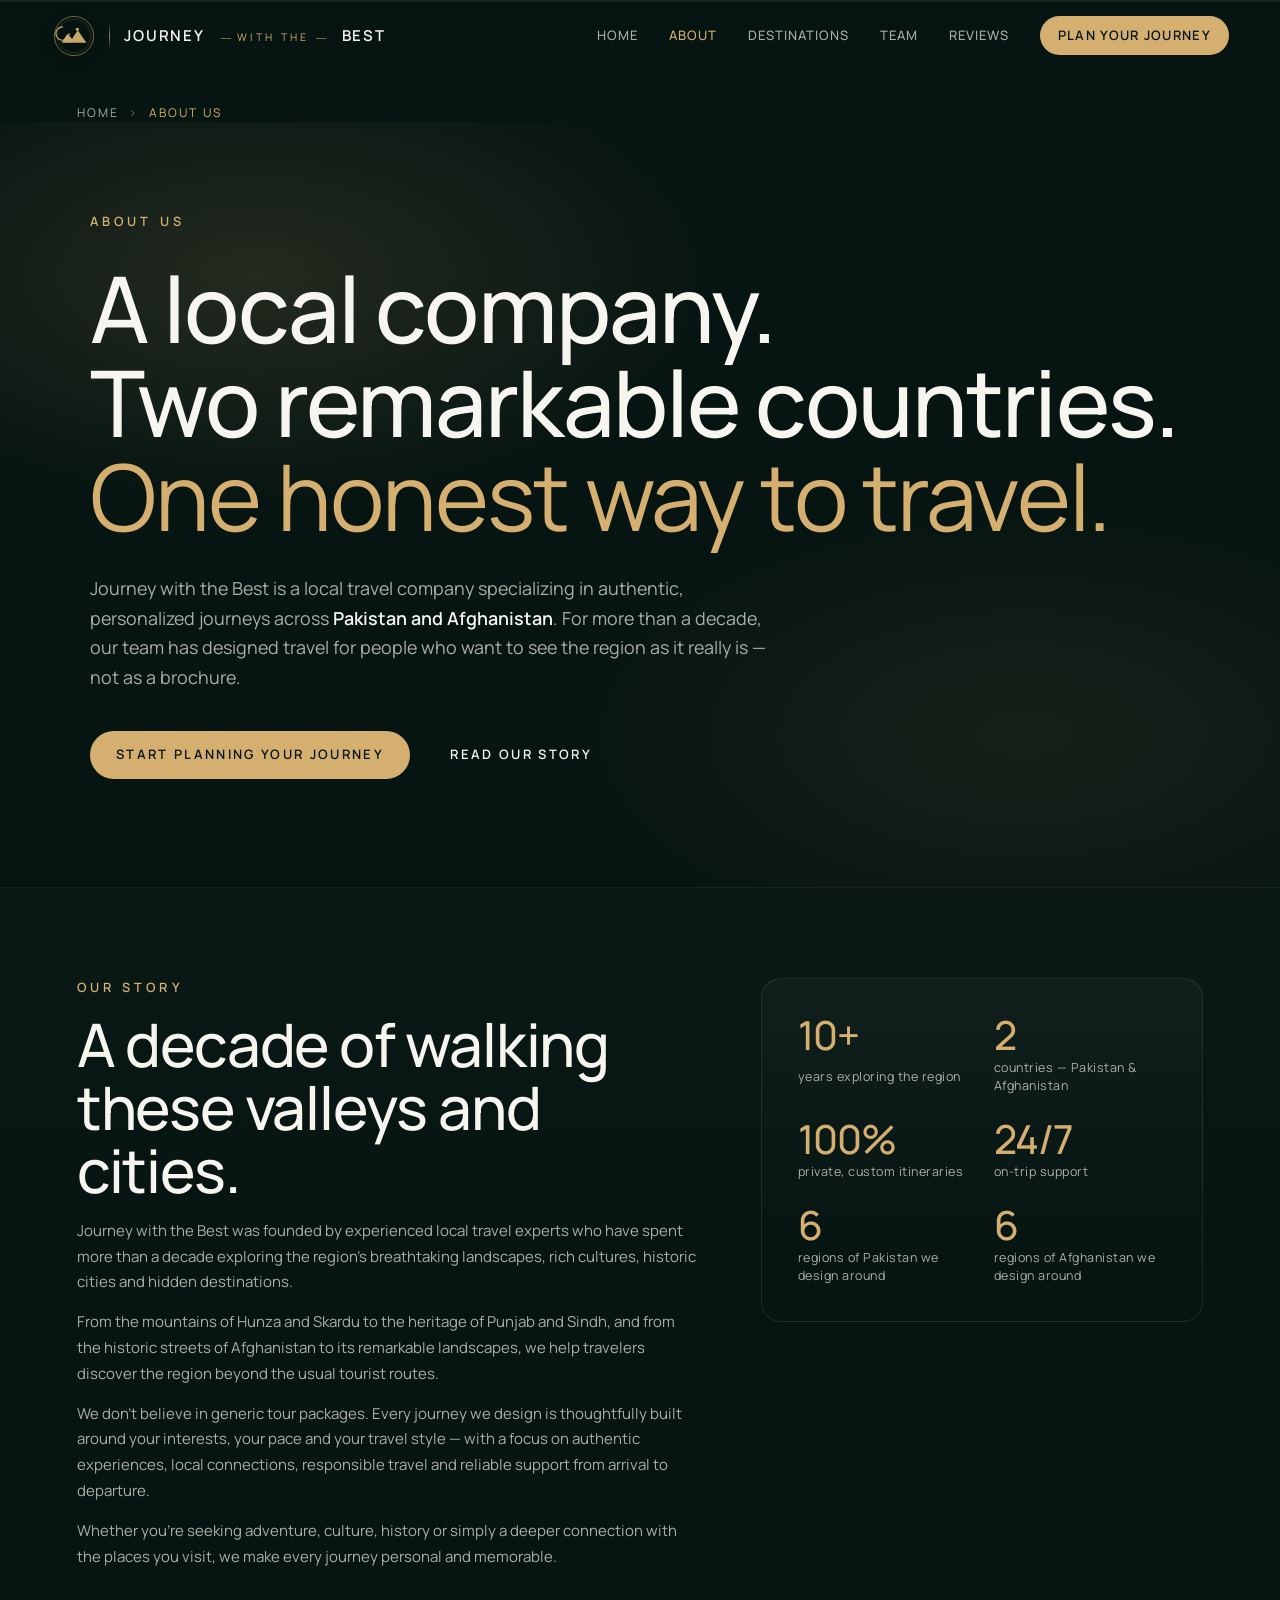
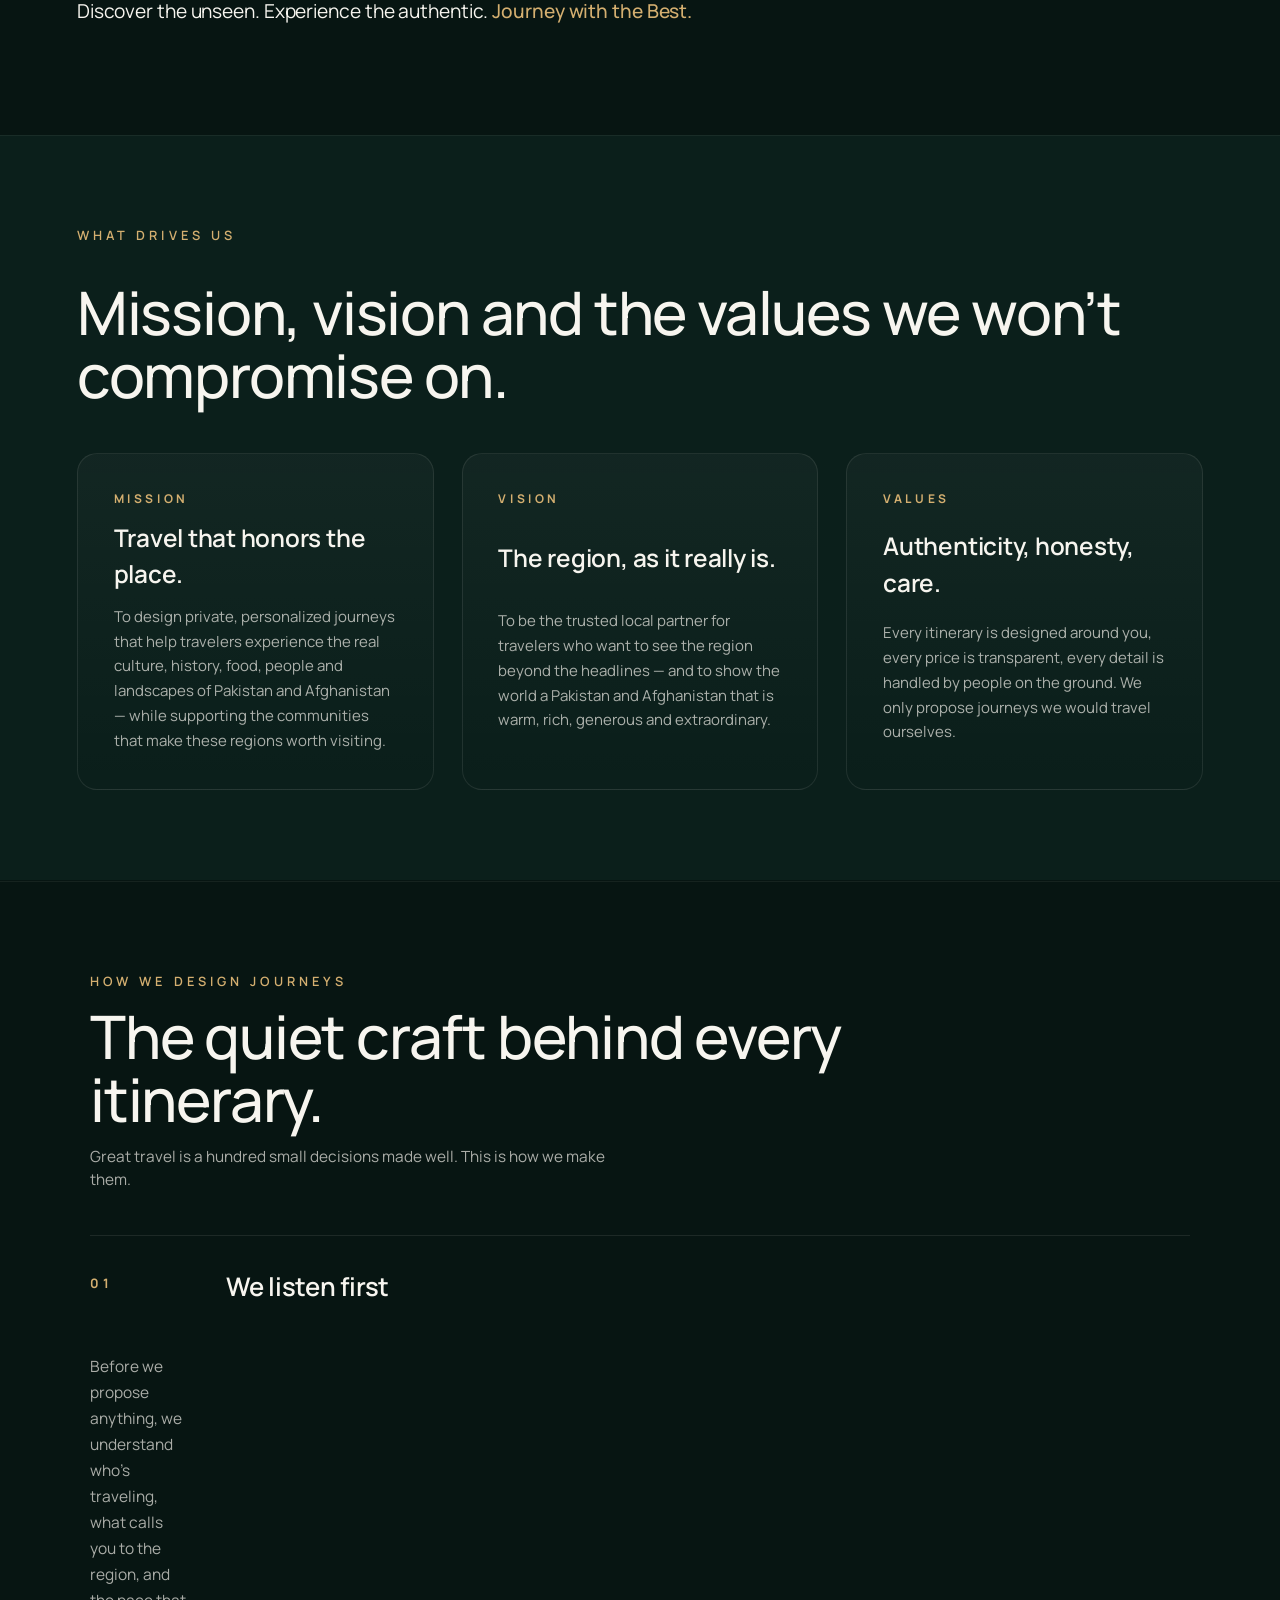
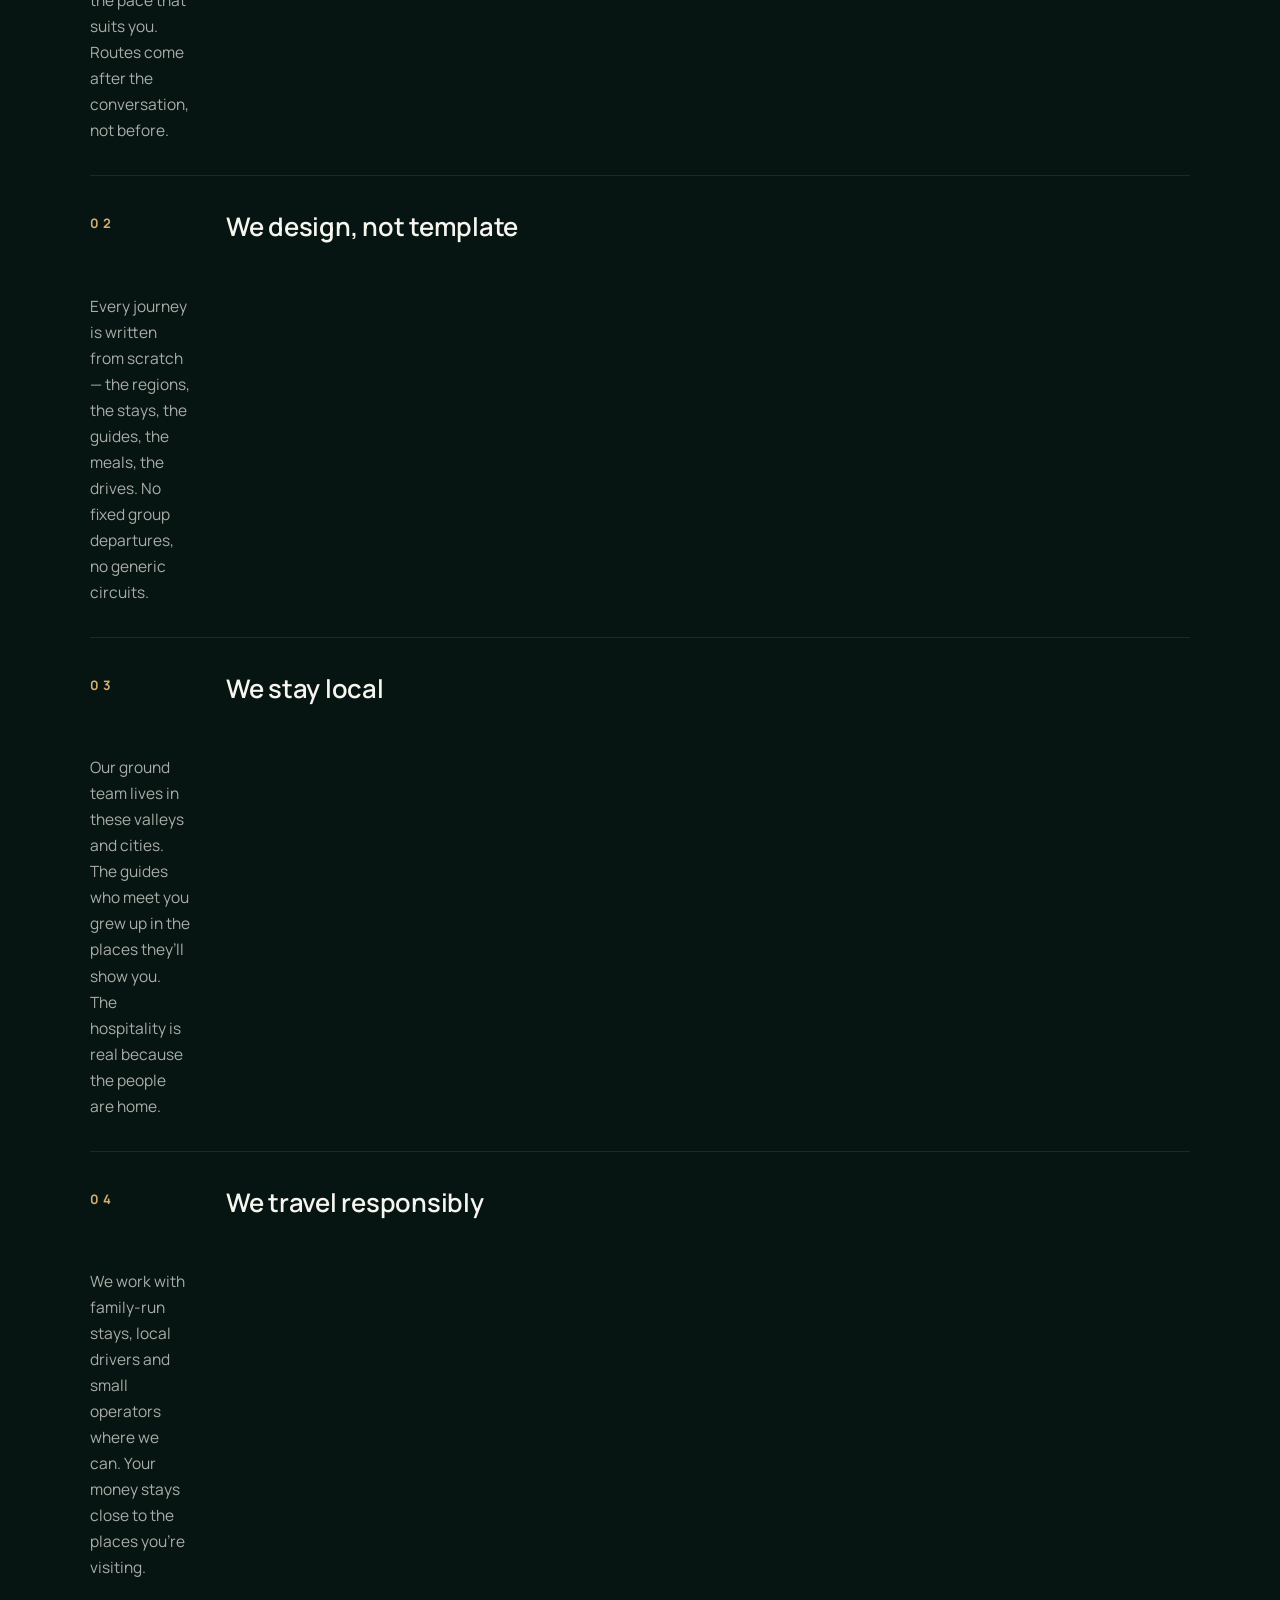
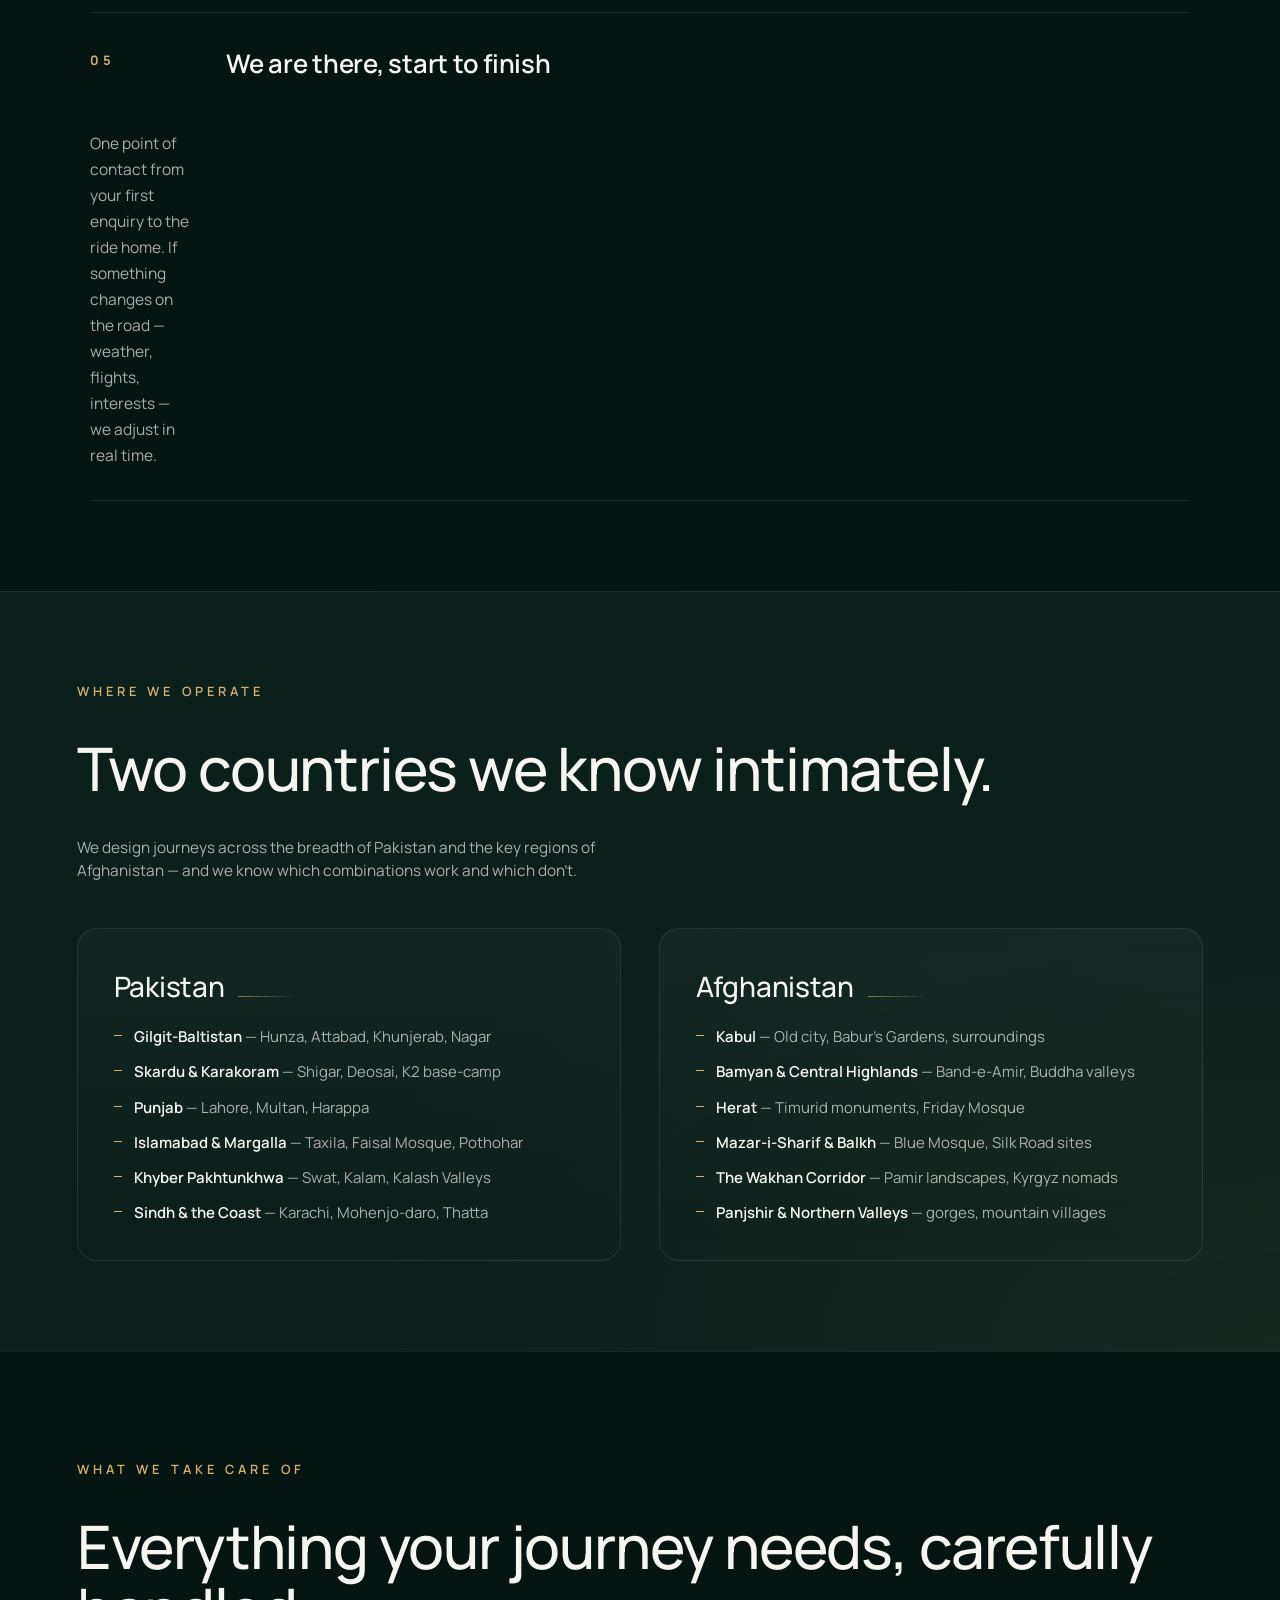
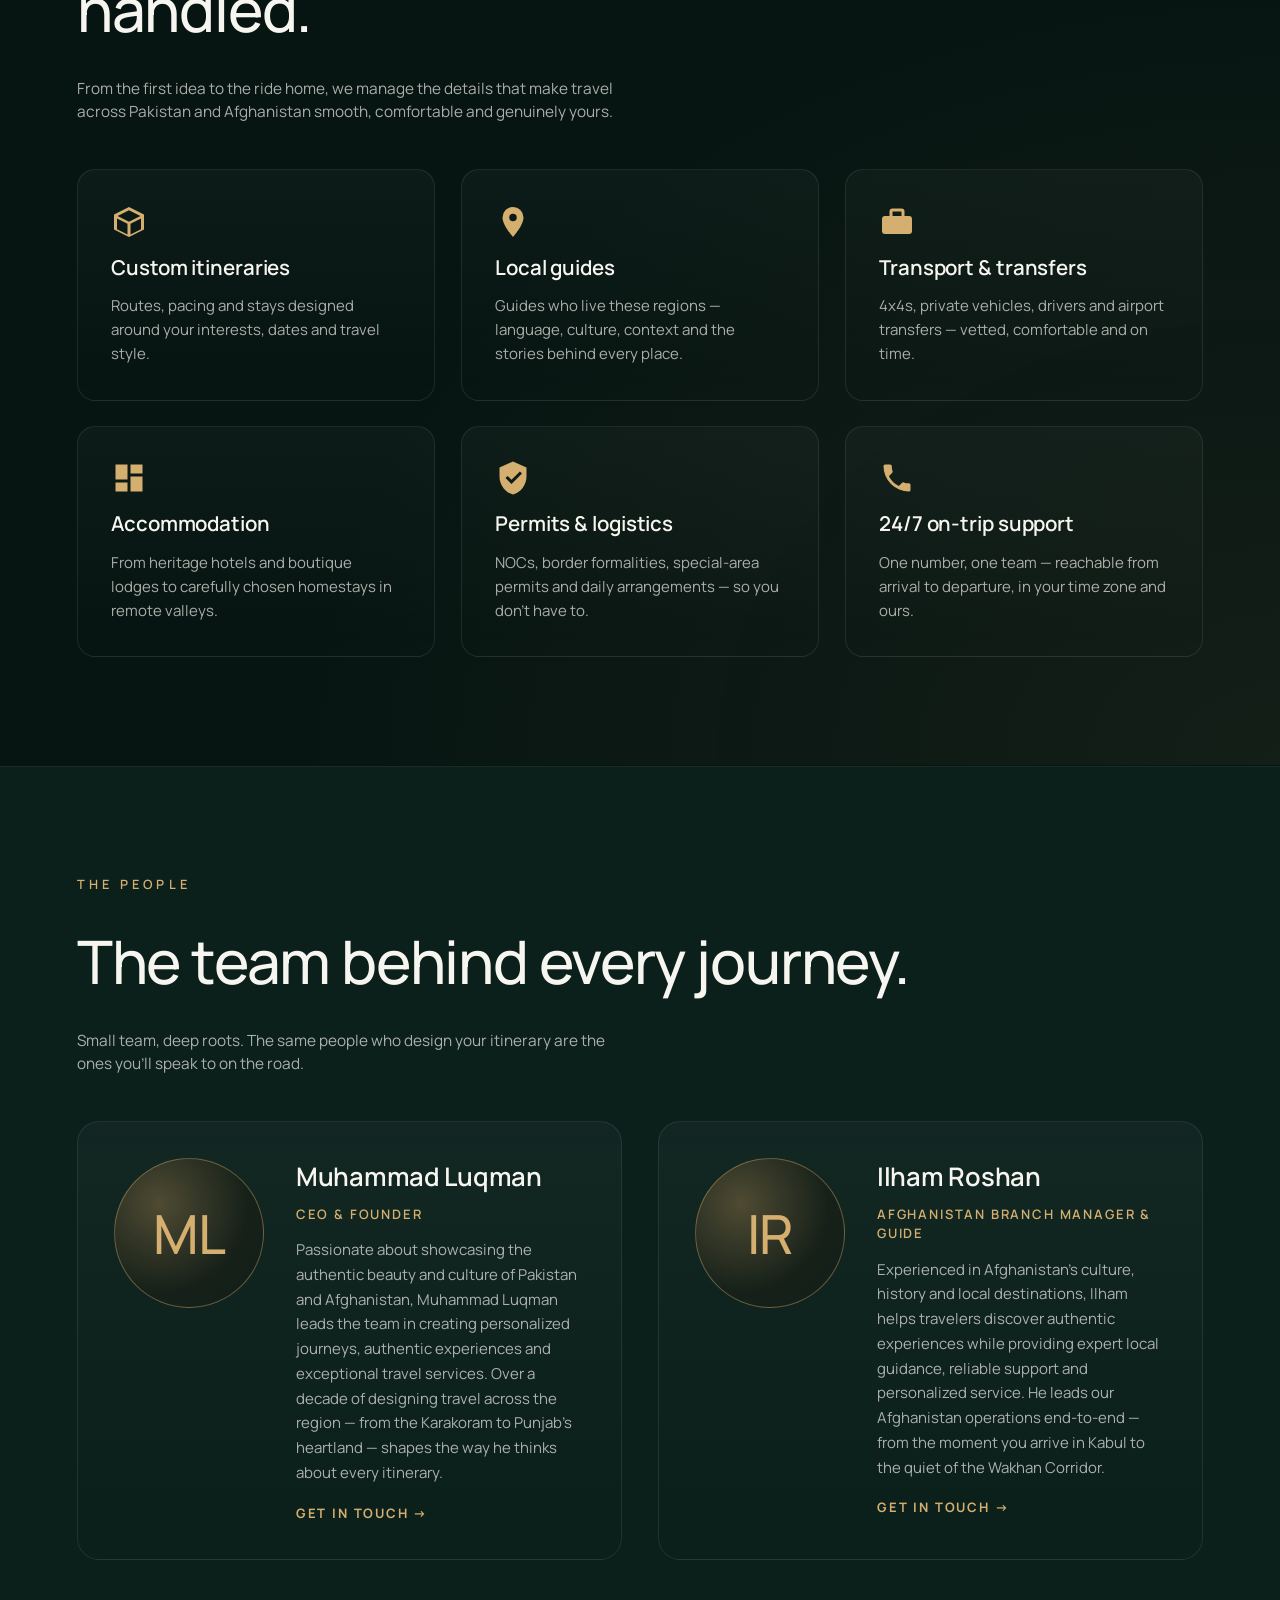
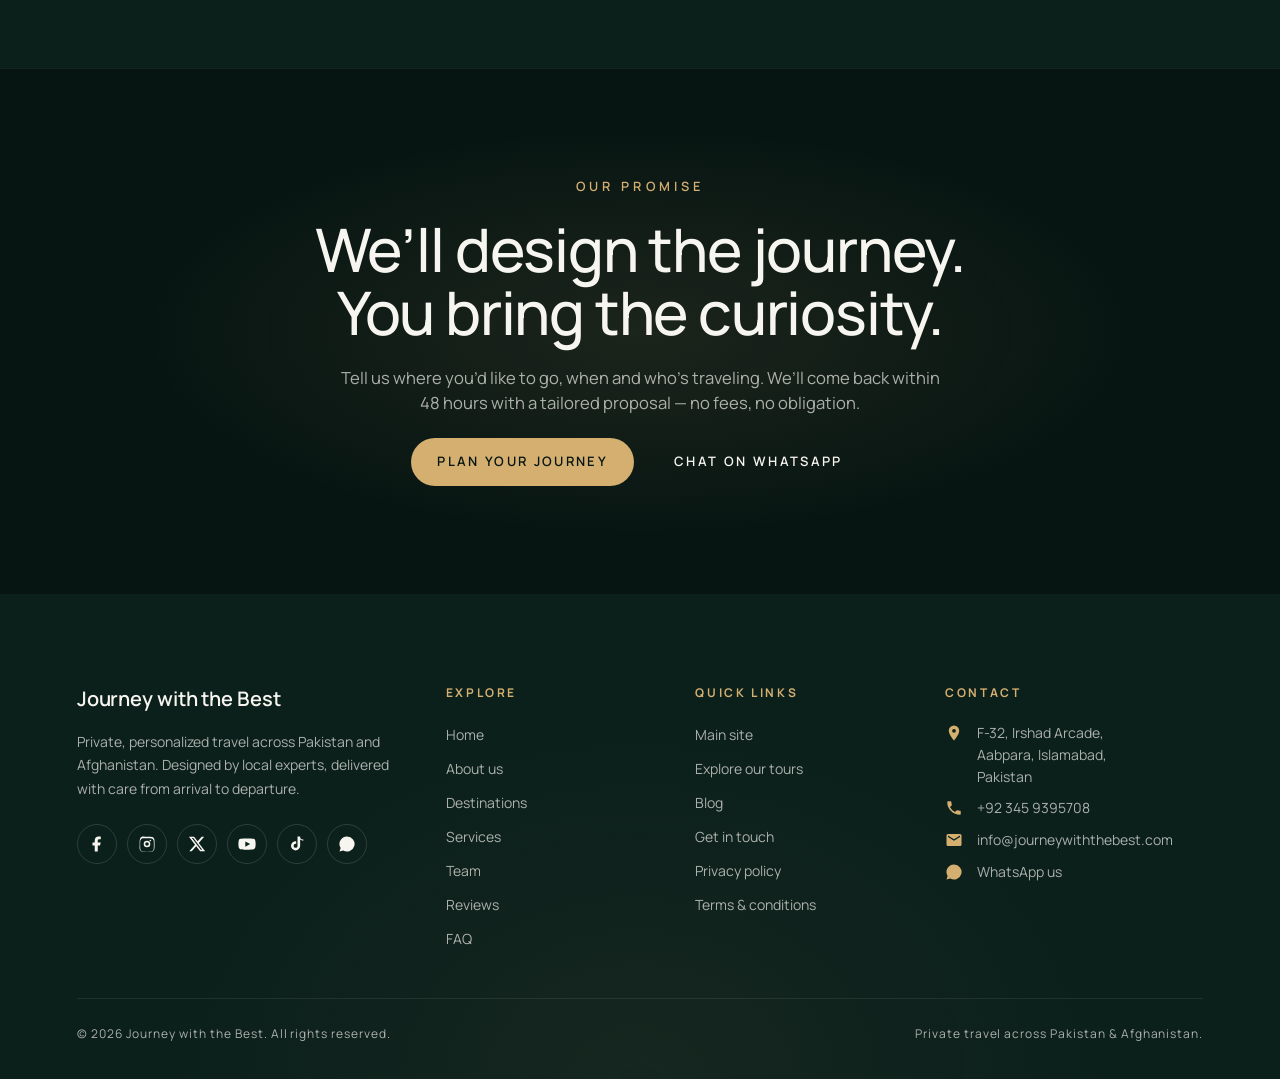
<file: about.html>
<!doctype html>
<html lang="en">
<head>
<meta charset="utf-8" />
<meta name="viewport" content="width=device-width,initial-scale=1,viewport-fit=cover" />

<!-- Primary SEO -->
<title>About Us — Journey with the Best | Private Travel in Pakistan &amp; Afghanistan</title>
<meta name="description" content="Journey with the Best is a local travel company specializing in authentic, personalized journeys across Pakistan and Afghanistan. Meet the team, our story, our mission, and the way we design travel." />
<meta name="keywords" content="about Journey with the Best, Pakistan tour company, Afghanistan tour company, Muhammad Luqman, Ilham Roshan, local travel experts Pakistan, custom itinerary Pakistan Afghanistan" />
<meta name="author" content="Journey with the Best" />
<meta name="robots" content="index, follow, max-image-preview:large, max-snippet:-1" />
<meta name="theme-color" content="#071512" />
<link rel="canonical" href="https://journeyswiththebest.com/about.html" />

<!-- Open Graph -->
<meta property="og:type" content="website" />
<meta property="og:site_name" content="Journey with the Best" />
<meta property="og:title" content="About Us — Journey with the Best" />
<meta property="og:description" content="A local travel company. Two remarkable countries. Over a decade designing authentic, personalized journeys across Pakistan and Afghanistan." />
<meta property="og:url" content="https://journeyswiththebest.com/about.html" />
<meta property="og:locale" content="en_US" />
<meta property="og:image" content="https://journeyswiththebest.com/assets/og-cover.jpg" />

<!-- Twitter -->
<meta name="twitter:card" content="summary_large_image" />
<meta name="twitter:title" content="About Us — Journey with the Best" />
<meta name="twitter:description" content="A local travel company. Two remarkable countries. Over a decade of personalized journeys across Pakistan and Afghanistan." />
<meta name="twitter:image" content="https://journeyswiththebest.com/assets/og-cover.jpg" />

<link rel="icon" href="assets/favicon.svg" type="image/svg+xml" />

<link rel="preconnect" href="https://fonts.googleapis.com" />
<link rel="preconnect" href="https://fonts.gstatic.com" crossorigin />
<link href="https://fonts.googleapis.com/css2?family=Manrope:wght@300;400;500;600;700;800&display=swap" rel="stylesheet" />
<link rel="stylesheet" href="styles.css" />

<script>
  (function () {
    var w = Math.min(window.innerWidth || 1200, document.documentElement.clientWidth || 1200);
    document.documentElement.dataset.vp = w <= 820 ? 'mobile' : 'desktop';
  })();
</script>

<!-- JSON-LD AboutPage -->
<script type="application/ld+json">
{
  "@context": "https://schema.org",
  "@type": "AboutPage",
  "url": "https://journeyswiththebest.com/about.html",
  "name": "About Us — Journey with the Best",
  "mainEntity": {
    "@type": "TravelAgency",
    "name": "Journey with the Best",
    "url": "https://journeyswiththebest.com/",
    "telephone": "+923459395708",
    "email": "info@journeywiththebest.com",
    "address": {
      "@type": "PostalAddress",
      "streetAddress": "F-32, Irshad Arcade, Aabpara",
      "addressLocality": "Islamabad",
      "addressCountry": "PK"
    },
    "founder": { "@type": "Person", "name": "Muhammad Luqman", "jobTitle": "CEO & Founder" },
    "employee": [
      { "@type": "Person", "name": "Muhammad Luqman", "jobTitle": "CEO & Founder" },
      { "@type": "Person", "name": "Ilham Roshan", "jobTitle": "Afghanistan Branch Manager & Guide" }
    ],
    "sameAs": [
      "https://www.facebook.com/PrintinoAdventuretour",
      "https://www.instagram.com/journeywiththebest",
      "https://x.com/JBest61379",
      "https://www.youtube.com/@journeywiththebest.g",
      "https://www.tiktok.com/@mluqman409"
    ]
  }
}
</script>

<!-- Breadcrumbs -->
<script type="application/ld+json">
{
  "@context": "https://schema.org",
  "@type": "BreadcrumbList",
  "itemListElement": [
    { "@type": "ListItem", "position": 1, "name": "Home", "item": "https://journeyswiththebest.com/" },
    { "@type": "ListItem", "position": 2, "name": "About us", "item": "https://journeyswiththebest.com/about.html" }
  ]
}
</script>
</head>
<body class="page-about">

<a href="#main" class="skip-link">Skip to content</a>
<div class="scroll-progress" aria-hidden="true"><span></span></div>

<header class="nav">
  <a class="brand" href="index.html" aria-label="Journey with the Best — home">
    <span class="brand-mark" aria-hidden="true">
      <svg class="brand-emblem" viewBox="0 0 44 44" xmlns="http://www.w3.org/2000/svg" focusable="false">
        <circle cx="22" cy="22" r="20.5" fill="none" stroke="currentColor" stroke-width="1" opacity=".55"/>
        <circle cx="22" cy="22" r="17.5" fill="none" stroke="currentColor" stroke-width=".6" opacity=".3"/>
        <path d="M 10 12.5 A 7 7 0 1 0 17 19.5" fill="none" stroke="currentColor" stroke-width="1.2" stroke-linecap="round"/>
        <path d="M 9 29 L 15 20 L 20 25 L 26 16 L 35 29 Z" fill="currentColor" opacity=".95"/>
        <circle cx="25.5" cy="15" r="1.6" fill="currentColor"/>
      </svg>
    </span>
    <span class="brand-divider" aria-hidden="true"></span>
    <span class="brand-wordmark">
      <span class="brand-word brand-word--primary">Journey</span>
      <span class="brand-word brand-word--accent">with the</span>
      <span class="brand-word brand-word--primary">Best</span>
    </span>
  </a>
  <nav class="nav-links" aria-label="Primary">
    <a href="index.html">Home</a>
    <a href="about.html" aria-current="page">About</a>
    <a href="index.html#destinations">Destinations</a>
    <a href="#team-about">Team</a>
    <a href="index.html#reviews">Reviews</a>
    <a class="nav-cta" href="plan.html">Plan your journey</a>
  </nav>
</header>

<main id="main">

  <!-- Breadcrumb trail -->
  <nav class="breadcrumbs" aria-label="Breadcrumb">
    <div class="breadcrumbs__inner">
      <a href="index.html">Home</a>
      <span aria-hidden="true">&rsaquo;</span>
      <span aria-current="page">About us</span>
    </div>
  </nav>

  <!-- ABOUT HERO -->
  <section class="about-hero">
    <div class="about-hero__media" aria-hidden="true">
      <div class="about-hero__gradient"></div>
    </div>
    <div class="about-hero__inner">
      <p class="eyebrow">About us</p>
      <h1 class="about-hero__title">
        A local company.<br/>
        Two remarkable countries.<br/>
        <em>One honest way to travel.</em>
      </h1>
      <p class="about-hero__lede">
        Journey with the Best is a local travel company specializing in authentic, personalized journeys across <strong>Pakistan and Afghanistan</strong>. For more than a decade, our team has designed travel for people who want to see the region as it really is &mdash; not as a brochure.
      </p>
      <div class="about-hero__cta">
        <a class="btn btn--gold" href="index.html#plan">Start planning your journey</a>
        <a class="btn btn--ghost" href="#story">Read our story</a>
      </div>
    </div>
  </section>

  <!-- STORY -->
  <section class="about-story" id="story" aria-labelledby="story-h">
    <div class="about-story__inner">
      <div class="about-story__copy">
        <p class="eyebrow">Our story</p>
        <h2 id="story-h" class="section-title">A decade of walking these valleys and cities.</h2>
        <div class="about-story__body">
          <p>Journey with the Best was founded by experienced local travel experts who have spent more than a decade exploring the region&rsquo;s breathtaking landscapes, rich cultures, historic cities and hidden destinations.</p>
          <p>From the mountains of Hunza and Skardu to the heritage of Punjab and Sindh, and from the historic streets of Afghanistan to its remarkable landscapes, we help travelers discover the region beyond the usual tourist routes.</p>
          <p>We don&rsquo;t believe in generic tour packages. Every journey we design is thoughtfully built around your interests, your pace and your travel style &mdash; with a focus on authentic experiences, local connections, responsible travel and reliable support from arrival to departure.</p>
          <p>Whether you&rsquo;re seeking adventure, culture, history or simply a deeper connection with the places you visit, we make every journey personal and memorable.</p>
        </div>
        <p class="about-story__slogan">Discover the unseen. Experience the authentic. <em>Journey with the Best.</em></p>
      </div>

      <aside class="about-story__facts" aria-label="At a glance">
        <ul>
          <li><span>10+</span><p>years exploring the region</p></li>
          <li><span>2</span><p>countries &mdash; Pakistan &amp; Afghanistan</p></li>
          <li><span>100%</span><p>private, custom itineraries</p></li>
          <li><span>24/7</span><p>on-trip support</p></li>
          <li><span>6</span><p>regions of Pakistan we design around</p></li>
          <li><span>6</span><p>regions of Afghanistan we design around</p></li>
        </ul>
      </aside>
    </div>
  </section>

  <!-- MISSION / VISION / VALUES -->
  <section class="mvv" aria-labelledby="mvv-h">
    <div class="mvv__inner">
      <p class="eyebrow">What drives us</p>
      <h2 id="mvv-h" class="section-title">Mission, vision and the values we won&rsquo;t compromise on.</h2>

      <div class="mvv__grid">
        <article class="mvv__card">
          <span class="mvv__num">Mission</span>
          <h3>Travel that honors the place.</h3>
          <p>To design private, personalized journeys that help travelers experience the real culture, history, food, people and landscapes of Pakistan and Afghanistan &mdash; while supporting the communities that make these regions worth visiting.</p>
        </article>
        <article class="mvv__card">
          <span class="mvv__num">Vision</span>
          <h3>The region, as it really is.</h3>
          <p>To be the trusted local partner for travelers who want to see the region beyond the headlines &mdash; and to show the world a Pakistan and Afghanistan that is warm, rich, generous and extraordinary.</p>
        </article>
        <article class="mvv__card">
          <span class="mvv__num">Values</span>
          <h3>Authenticity, honesty, care.</h3>
          <p>Every itinerary is designed around you, every price is transparent, every detail is handled by people on the ground. We only propose journeys we would travel ourselves.</p>
        </article>
      </div>
    </div>
  </section>

  <!-- APPROACH -->
  <section class="approach" aria-labelledby="approach-h">
    <div class="approach__inner">
      <div class="approach__head">
        <p class="eyebrow">How we design journeys</p>
        <h2 id="approach-h" class="section-title">The quiet craft behind every itinerary.</h2>
        <p class="section-desc">Great travel is a hundred small decisions made well. This is how we make them.</p>
      </div>

      <ol class="approach__list">
        <li>
          <span class="approach__num">01</span>
          <h3>We listen first</h3>
          <p>Before we propose anything, we understand who&rsquo;s traveling, what calls you to the region, and the pace that suits you. Routes come after the conversation, not before.</p>
        </li>
        <li>
          <span class="approach__num">02</span>
          <h3>We design, not template</h3>
          <p>Every journey is written from scratch &mdash; the regions, the stays, the guides, the meals, the drives. No fixed group departures, no generic circuits.</p>
        </li>
        <li>
          <span class="approach__num">03</span>
          <h3>We stay local</h3>
          <p>Our ground team lives in these valleys and cities. The guides who meet you grew up in the places they&rsquo;ll show you. The hospitality is real because the people are home.</p>
        </li>
        <li>
          <span class="approach__num">04</span>
          <h3>We travel responsibly</h3>
          <p>We work with family-run stays, local drivers and small operators where we can. Your money stays close to the places you&rsquo;re visiting.</p>
        </li>
        <li>
          <span class="approach__num">05</span>
          <h3>We are there, start to finish</h3>
          <p>One point of contact from your first enquiry to the ride home. If something changes on the road &mdash; weather, flights, interests &mdash; we adjust in real time.</p>
        </li>
      </ol>
    </div>
  </section>

  <!-- REGIONS -->
  <section class="regions" aria-labelledby="regions-h">
    <div class="regions__inner">
      <p class="eyebrow">Where we operate</p>
      <h2 id="regions-h" class="section-title">Two countries we know intimately.</h2>
      <p class="section-desc">We design journeys across the breadth of Pakistan and the key regions of Afghanistan &mdash; and we know which combinations work and which don&rsquo;t.</p>

      <div class="regions__grid">
        <div class="regions__col">
          <h3>Pakistan</h3>
          <ul>
            <li><strong>Gilgit-Baltistan</strong> &mdash; Hunza, Attabad, Khunjerab, Nagar</li>
            <li><strong>Skardu &amp; Karakoram</strong> &mdash; Shigar, Deosai, K2 base-camp</li>
            <li><strong>Punjab</strong> &mdash; Lahore, Multan, Harappa</li>
            <li><strong>Islamabad &amp; Margalla</strong> &mdash; Taxila, Faisal Mosque, Pothohar</li>
            <li><strong>Khyber Pakhtunkhwa</strong> &mdash; Swat, Kalam, Kalash Valleys</li>
            <li><strong>Sindh &amp; the Coast</strong> &mdash; Karachi, Mohenjo-daro, Thatta</li>
          </ul>
        </div>
        <div class="regions__col">
          <h3>Afghanistan</h3>
          <ul>
            <li><strong>Kabul</strong> &mdash; Old city, Babur&rsquo;s Gardens, surroundings</li>
            <li><strong>Bamyan &amp; Central Highlands</strong> &mdash; Band-e-Amir, Buddha valleys</li>
            <li><strong>Herat</strong> &mdash; Timurid monuments, Friday Mosque</li>
            <li><strong>Mazar-i-Sharif &amp; Balkh</strong> &mdash; Blue Mosque, Silk Road sites</li>
            <li><strong>The Wakhan Corridor</strong> &mdash; Pamir landscapes, Kyrgyz nomads</li>
            <li><strong>Panjshir &amp; Northern Valleys</strong> &mdash; gorges, mountain villages</li>
          </ul>
        </div>
      </div>
    </div>
  </section>

  <!-- SERVICES -->
  <section class="services" id="services" aria-labelledby="svc-h">
    <div class="services__inner">
      <p class="eyebrow">What we take care of</p>
      <h2 id="svc-h" class="section-title">Everything your journey needs, carefully handled.</h2>
      <p class="section-desc">From the first idea to the ride home, we manage the details that make travel across Pakistan and Afghanistan smooth, comfortable and genuinely yours.</p>

      <ul class="services__grid">
        <li class="services__item">
          <svg viewBox="0 0 24 24" aria-hidden="true"><path fill="currentColor" d="M12 2 2 7v10l10 5 10-5V7L12 2zm0 2.18L19.6 8 12 11.82 4.4 8 12 4.18zM4 9.65l7 3.5v7.2l-7-3.5v-7.2zm9 10.7v-7.2l7-3.5v7.2l-7 3.5z"/></svg>
          <h3>Custom itineraries</h3>
          <p>Routes, pacing and stays designed around your interests, dates and travel style.</p>
        </li>
        <li class="services__item">
          <svg viewBox="0 0 24 24" aria-hidden="true"><path fill="currentColor" d="M12 2a7 7 0 0 0-7 7c0 5.25 7 13 7 13s7-7.75 7-13a7 7 0 0 0-7-7zm0 9.5A2.5 2.5 0 1 1 12 6.5a2.5 2.5 0 0 1 0 5z"/></svg>
          <h3>Local guides</h3>
          <p>Guides who live these regions &mdash; language, culture, context and the stories behind every place.</p>
        </li>
        <li class="services__item">
          <svg viewBox="0 0 24 24" aria-hidden="true"><path fill="currentColor" d="M20 8h-3V5a2 2 0 0 0-2-2H9a2 2 0 0 0-2 2v3H4a2 2 0 0 0-2 2v8a2 2 0 0 0 2 2h16a2 2 0 0 0 2-2v-8a2 2 0 0 0-2-2zM9 5h6v3H9V5z"/></svg>
          <h3>Transport &amp; transfers</h3>
          <p>4x4s, private vehicles, drivers and airport transfers &mdash; vetted, comfortable and on time.</p>
        </li>
        <li class="services__item">
          <svg viewBox="0 0 24 24" aria-hidden="true"><path fill="currentColor" d="M3 13h8V3H3v10zm0 8h8v-6H3v6zm10 0h8V11h-8v10zm0-18v6h8V3h-8z"/></svg>
          <h3>Accommodation</h3>
          <p>From heritage hotels and boutique lodges to carefully chosen homestays in remote valleys.</p>
        </li>
        <li class="services__item">
          <svg viewBox="0 0 24 24" aria-hidden="true"><path fill="currentColor" d="M12 1 3 5v6c0 5.55 3.84 10.74 9 12 5.16-1.26 9-6.45 9-12V5l-9-4zm-1 15-4-4 1.4-1.4L11 13.2l5.6-5.6L18 9l-7 7z"/></svg>
          <h3>Permits &amp; logistics</h3>
          <p>NOCs, border formalities, special-area permits and daily arrangements &mdash; so you don&rsquo;t have to.</p>
        </li>
        <li class="services__item">
          <svg viewBox="0 0 24 24" aria-hidden="true"><path fill="currentColor" d="M20 15.5c-1.25 0-2.45-.2-3.57-.57a1 1 0 0 0-1.02.24l-2.2 2.2a15.05 15.05 0 0 1-6.59-6.59l2.2-2.21a1 1 0 0 0 .25-1.02A11.36 11.36 0 0 1 8.5 4a1 1 0 0 0-1-1H4a1 1 0 0 0-1 1 17 17 0 0 0 17 17 1 1 0 0 0 1-1v-3.5a1 1 0 0 0-1-1z"/></svg>
          <h3>24/7 on-trip support</h3>
          <p>One number, one team &mdash; reachable from arrival to departure, in your time zone and ours.</p>
        </li>
      </ul>
    </div>
  </section>

  <!-- TEAM -->
  <section class="team" id="team-about" aria-labelledby="team-h">
    <div class="team__inner">
      <p class="eyebrow">The people</p>
      <h2 id="team-h" class="section-title">The team behind every journey.</h2>
      <p class="section-desc">Small team, deep roots. The same people who design your itinerary are the ones you&rsquo;ll speak to on the road.</p>

      <div class="team__grid">
        <article class="team__card" itemscope itemtype="https://schema.org/Person">
          <div class="team__photo" aria-hidden="true"><span class="team__monogram">ML</span></div>
          <div class="team__meta">
            <h3 itemprop="name">Muhammad Luqman</h3>
            <p class="team__role" itemprop="jobTitle">CEO &amp; Founder</p>
            <p class="team__bio" itemprop="description">Passionate about showcasing the authentic beauty and culture of Pakistan and Afghanistan, Muhammad Luqman leads the team in creating personalized journeys, authentic experiences and exceptional travel services. Over a decade of designing travel across the region &mdash; from the Karakoram to Punjab&rsquo;s heartland &mdash; shapes the way he thinks about every itinerary.</p>
            <a class="team__cta"
               href="https://wa.me/923459395708?text=Hi%20Muhammad%20Luqman%20%E2%80%94%20I%27d%20like%20to%20plan%20a%20journey."
               target="_blank" rel="noopener noreferrer"
               aria-label="Get in touch with Muhammad Luqman on WhatsApp">
              Get in touch &rarr;
            </a>
          </div>
        </article>

        <article class="team__card" itemscope itemtype="https://schema.org/Person">
          <div class="team__photo" aria-hidden="true"><span class="team__monogram">IR</span></div>
          <div class="team__meta">
            <h3 itemprop="name">Ilham Roshan</h3>
            <p class="team__role" itemprop="jobTitle">Afghanistan Branch Manager &amp; Guide</p>
            <p class="team__bio" itemprop="description">Experienced in Afghanistan&rsquo;s culture, history and local destinations, Ilham helps travelers discover authentic experiences while providing expert local guidance, reliable support and personalized service. He leads our Afghanistan operations end-to-end &mdash; from the moment you arrive in Kabul to the quiet of the Wakhan Corridor.</p>
            <a class="team__cta"
               href="https://wa.me/923459395708?text=Hi%20Ilham%20%E2%80%94%20I%27d%20like%20to%20plan%20an%20Afghanistan%20journey."
               target="_blank" rel="noopener noreferrer"
               aria-label="Get in touch with Ilham Roshan on WhatsApp">
              Get in touch &rarr;
            </a>
          </div>
        </article>
      </div>
    </div>
  </section>

  <!-- PROMISE / CTA -->
  <section class="promise" aria-labelledby="promise-h">
    <div class="promise__inner">
      <p class="eyebrow">Our promise</p>
      <h2 id="promise-h" class="promise__title">
        We&rsquo;ll design the journey.<br/>
        You bring the curiosity.
      </h2>
      <p class="promise__desc">
        Tell us where you&rsquo;d like to go, when and who&rsquo;s traveling. We&rsquo;ll come back within 48 hours with a tailored proposal &mdash; no fees, no obligation.
      </p>
      <div class="promise__cta">
        <a class="btn btn--gold btn--lg" href="index.html#plan">Plan your journey</a>
        <a class="btn btn--ghost btn--lg"
           href="https://wa.me/923459395708?text=Hi%20Journey%20with%20the%20Best%20%E2%80%94%20I%27d%20like%20to%20plan%20a%20trip."
           target="_blank" rel="noopener noreferrer">
          Chat on WhatsApp
        </a>
      </div>
    </div>
  </section>

  <!-- FOOTER -->
  <footer class="site-foot" id="contact">
    <div class="site-foot__inner">

      <div class="site-foot__col site-foot__col--brand">
        <p class="brand-name">Journey with the Best</p>
        <p class="muted">Private, personalized travel across Pakistan and Afghanistan. Designed by local experts, delivered with care from arrival to departure.</p>
        <ul class="site-foot__social" aria-label="Follow us">
          <li><a href="https://www.facebook.com/PrintinoAdventuretour?mibextid=ZbWKwL" target="_blank" rel="noopener noreferrer" aria-label="Facebook"><svg viewBox="0 0 24 24" aria-hidden="true"><path fill="currentColor" d="M13 22v-8h3l1-4h-4V7.5c0-1.1.3-1.9 2-1.9h2V2.1C16.6 2 15.4 2 14 2c-3 0-5 1.8-5 5.1V10H6v4h3v8h4z"/></svg></a></li>
          <li><a href="https://www.instagram.com/journeywiththebest?utm_source=qr&igsh=eWw3ZjVheXdja2Ex" target="_blank" rel="noopener noreferrer" aria-label="Instagram"><svg viewBox="0 0 24 24" aria-hidden="true"><path fill="currentColor" d="M12 2.2c3.2 0 3.6 0 4.8.1 1.2.1 1.9.3 2.3.4.6.2 1 .5 1.5 1 .5.5.8 1 1 1.5.2.5.4 1.1.4 2.3.1 1.2.1 1.6.1 4.8s0 3.6-.1 4.8c-.1 1.2-.3 1.9-.4 2.3-.2.6-.5 1-1 1.5-.5.5-1 .8-1.5 1-.5.2-1.1.4-2.3.4-1.2.1-1.6.1-4.8.1s-3.6 0-4.8-.1c-1.2-.1-1.9-.3-2.3-.4-.6-.2-1-.5-1.5-1-.5-.5-.8-1-1-1.5-.2-.5-.4-1.1-.4-2.3C2.2 15.6 2.2 15.2 2.2 12s0-3.6.1-4.8c.1-1.2.3-1.9.4-2.3.2-.6.5-1 1-1.5.5-.5 1-.8 1.5-1 .5-.2 1.1-.4 2.3-.4C8.4 2.2 8.8 2.2 12 2.2zm0 2C8.9 4.2 8.5 4.2 7.3 4.3c-1 .1-1.5.2-1.9.4-.5.2-.8.4-1.2.8-.4.4-.6.7-.8 1.2-.1.4-.3.9-.4 1.9-.1 1.2-.1 1.6-.1 4.6s0 3.4.1 4.6c.1 1 .2 1.5.4 1.9.2.5.4.8.8 1.2.4.4.7.6 1.2.8.4.1.9.3 1.9.4 1.2.1 1.6.1 4.7.1s3.5 0 4.7-.1c1-.1 1.5-.2 1.9-.4.5-.2.8-.4 1.2-.8.4-.4.6-.7.8-1.2.1-.4.3-.9.4-1.9.1-1.2.1-1.6.1-4.6s0-3.4-.1-4.6c-.1-1-.2-1.5-.4-1.9-.2-.5-.4-.8-.8-1.2-.4-.4-.7-.6-1.2-.8-.4-.1-.9-.3-1.9-.4-1.2-.1-1.6-.1-4.7-.1zm0 3.4A4.4 4.4 0 1 1 12 16.4 4.4 4.4 0 0 1 12 7.6zm0 2a2.4 2.4 0 1 0 0 4.8 2.4 2.4 0 0 0 0-4.8zm5.6-2.3a1.1 1.1 0 1 1-2.2 0 1.1 1.1 0 0 1 2.2 0z"/></svg></a></li>
          <li><a href="https://x.com/JBest61379" target="_blank" rel="noopener noreferrer" aria-label="X (Twitter)"><svg viewBox="0 0 24 24" aria-hidden="true"><path fill="currentColor" d="M18.244 2.25h3.308l-7.227 8.26 8.502 11.24H16.17l-5.214-6.817L4.99 21.75H1.68l7.73-8.835L1.254 2.25H8.08l4.713 6.231zm-1.161 17.52h1.833L7.084 4.126H5.117z"/></svg></a></li>
          <li><a href="https://www.youtube.com/@journeywiththebest.g" target="_blank" rel="noopener noreferrer" aria-label="YouTube"><svg viewBox="0 0 24 24" aria-hidden="true"><path fill="currentColor" d="M23 7.2a3 3 0 0 0-2.1-2.1C19 4.5 12 4.5 12 4.5s-7 0-8.9.6A3 3 0 0 0 1 7.2 31 31 0 0 0 .5 12 31 31 0 0 0 1 16.8a3 3 0 0 0 2.1 2.1c1.9.6 8.9.6 8.9.6s7 0 8.9-.6a3 3 0 0 0 2.1-2.1c.4-1.6.5-3.2.5-4.8s-.1-3.2-.5-4.8zM9.75 15.5v-7l6.5 3.5-6.5 3.5z"/></svg></a></li>
          <li><a href="https://www.tiktok.com/@mluqman409?_t=8idfORsHo9P&_r=1" target="_blank" rel="noopener noreferrer" aria-label="TikTok"><svg viewBox="0 0 24 24" aria-hidden="true"><path fill="currentColor" d="M20.5 7.5a7.3 7.3 0 0 1-4.3-1.4v8.3a6.1 6.1 0 1 1-5.3-6V12a2.6 2.6 0 1 0 1.8 2.5V2h3.4a4 4 0 0 0 4.4 4z"/></svg></a></li>
          <li><a href="https://wa.me/923459395708" target="_blank" rel="noopener noreferrer" aria-label="WhatsApp"><svg viewBox="0 0 24 24" aria-hidden="true"><path fill="currentColor" d="M19.11 17.26c-.26-.13-1.55-.76-1.79-.85-.24-.09-.42-.13-.59.13-.17.26-.68.85-.83 1.02-.15.17-.31.19-.57.07-.26-.13-1.1-.4-2.09-1.29-.77-.69-1.29-1.54-1.44-1.8-.15-.26-.02-.4.11-.53.11-.11.26-.29.39-.44.13-.15.17-.26.26-.43.09-.17.04-.33-.02-.46-.07-.13-.59-1.42-.81-1.95-.21-.51-.43-.44-.59-.45h-.5c-.17 0-.44.06-.67.33-.23.26-.88.86-.88 2.1 0 1.24.9 2.44 1.03 2.6.13.17 1.78 2.72 4.32 3.81.6.26 1.07.41 1.44.52.6.19 1.15.16 1.58.1.48-.07 1.55-.63 1.77-1.24.22-.61.22-1.13.15-1.24-.06-.11-.24-.17-.5-.3zM12 2a10 10 0 0 0-8.49 15.3L2 22l4.86-1.47A10 10 0 1 0 12 2z"/></svg></a></li>
        </ul>
      </div>

      <div class="site-foot__col">
        <h3 class="site-foot__h">Explore</h3>
        <ul class="site-foot__links">
          <li><a href="index.html">Home</a></li>
          <li><a href="about.html">About us</a></li>
          <li><a href="index.html#destinations">Destinations</a></li>
          <li><a href="index.html#services">Services</a></li>
          <li><a href="index.html#team">Team</a></li>
          <li><a href="index.html#reviews">Reviews</a></li>
          <li><a href="index.html#faq">FAQ</a></li>
        </ul>
      </div>

      <div class="site-foot__col">
        <h3 class="site-foot__h">Quick links</h3>
        <ul class="site-foot__links">
          <li><a href="https://www.journeyswiththebest.com" target="_blank" rel="noopener">Main site</a></li>
          <li><a href="https://www.journeyswiththebest.com/explore-our-tours" target="_blank" rel="noopener">Explore our tours</a></li>
          <li><a href="https://www.journeyswiththebest.com/blog" target="_blank" rel="noopener">Blog</a></li>
          <li><a href="https://www.journeyswiththebest.com/contact-8" target="_blank" rel="noopener">Get in touch</a></li>
          <li><a href="https://www.journeyswiththebest.com/privacy-policy" target="_blank" rel="noopener">Privacy policy</a></li>
          <li><a href="https://www.journeyswiththebest.com/copy-of-privacy-policy" target="_blank" rel="noopener">Terms &amp; conditions</a></li>
        </ul>
      </div>

      <div class="site-foot__col">
        <h3 class="site-foot__h">Contact</h3>
        <ul class="site-foot__contact">
          <li>
            <svg viewBox="0 0 24 24" aria-hidden="true"><path fill="currentColor" d="M12 2a7 7 0 0 0-7 7c0 5.25 7 13 7 13s7-7.75 7-13a7 7 0 0 0-7-7zm0 9.5A2.5 2.5 0 1 1 12 6.5a2.5 2.5 0 0 1 0 5z"/></svg>
            <address>F-32, Irshad Arcade,<br/>Aabpara, Islamabad,<br/>Pakistan</address>
          </li>
          <li>
            <svg viewBox="0 0 24 24" aria-hidden="true"><path fill="currentColor" d="M20 15.5c-1.25 0-2.45-.2-3.57-.57a1 1 0 0 0-1.02.24l-2.2 2.2a15.05 15.05 0 0 1-6.59-6.59l2.2-2.21a1 1 0 0 0 .25-1.02A11.36 11.36 0 0 1 8.5 4a1 1 0 0 0-1-1H4a1 1 0 0 0-1 1 17 17 0 0 0 17 17 1 1 0 0 0 1-1v-3.5a1 1 0 0 0-1-1z"/></svg>
            <a href="tel:+923459395708">+92 345 9395708</a>
          </li>
          <li>
            <svg viewBox="0 0 24 24" aria-hidden="true"><path fill="currentColor" d="M20 4H4a2 2 0 0 0-2 2v12a2 2 0 0 0 2 2h16a2 2 0 0 0 2-2V6a2 2 0 0 0-2-2zm0 4-8 5-8-5V6l8 5 8-5v2z"/></svg>
            <a href="mailto:info@journeywiththebest.com">info@journeywiththebest.com</a>
          </li>
          <li>
            <svg viewBox="0 0 24 24" aria-hidden="true"><path fill="currentColor" d="M19.11 17.26c-.26-.13-1.55-.76-1.79-.85-.24-.09-.42-.13-.59.13-.17.26-.68.85-.83 1.02-.15.17-.31.19-.57.07-.26-.13-1.1-.4-2.09-1.29-.77-.69-1.29-1.54-1.44-1.8-.15-.26-.02-.4.11-.53.11-.11.26-.29.39-.44.13-.15.17-.26.26-.43.09-.17.04-.33-.02-.46-.07-.13-.59-1.42-.81-1.95-.21-.51-.43-.44-.59-.45h-.5c-.17 0-.44.06-.67.33-.23.26-.88.86-.88 2.1 0 1.24.9 2.44 1.03 2.6.13.17 1.78 2.72 4.32 3.81.6.26 1.07.41 1.44.52.6.19 1.15.16 1.58.1.48-.07 1.55-.63 1.77-1.24.22-.61.22-1.13.15-1.24-.06-.11-.24-.17-.5-.3zM12 2a10 10 0 0 0-8.49 15.3L2 22l4.86-1.47A10 10 0 1 0 12 2z"/></svg>
            <a href="https://wa.me/923459395708" target="_blank" rel="noopener noreferrer">WhatsApp us</a>
          </li>
        </ul>
      </div>

    </div>

    <div class="site-foot__bar">
      <p class="muted small">&copy; <span id="y"></span> Journey with the Best. All rights reserved.</p>
      <p class="muted small">Private travel across Pakistan &amp; Afghanistan.</p>
    </div>
  </footer>

</main>

<a class="wa-fab"
   href="https://wa.me/923459395708?text=Hi%20Journey%20with%20the%20Best%20%E2%80%94%20I%27d%20like%20to%20plan%20a%20trip%20to%20Pakistan."
   target="_blank" rel="noopener noreferrer"
   aria-label="Chat with us on WhatsApp">
  <svg class="wa-fab__icon" viewBox="0 0 32 32" aria-hidden="true" focusable="false">
    <path fill="currentColor" d="M19.11 17.26c-.26-.13-1.55-.76-1.79-.85-.24-.09-.42-.13-.59.13-.17.26-.68.85-.83 1.02-.15.17-.31.19-.57.07-.26-.13-1.1-.4-2.09-1.29-.77-.69-1.29-1.54-1.44-1.8-.15-.26-.02-.4.11-.53.11-.11.26-.29.39-.44.13-.15.17-.26.26-.43.09-.17.04-.33-.02-.46-.07-.13-.59-1.42-.81-1.95-.21-.51-.43-.44-.59-.45h-.5c-.17 0-.44.06-.67.33-.23.26-.88.86-.88 2.1 0 1.24.9 2.44 1.03 2.6.13.17 1.78 2.72 4.32 3.81.6.26 1.07.41 1.44.52.6.19 1.15.16 1.58.1.48-.07 1.55-.63 1.77-1.24.22-.61.22-1.13.15-1.24-.06-.11-.24-.17-.5-.3zM16 4C9.37 4 4 9.37 4 16c0 2.11.55 4.09 1.51 5.81L4 28l6.37-1.49A11.93 11.93 0 0 0 16 28c6.63 0 12-5.37 12-12S22.63 4 16 4zm0 21.9c-1.84 0-3.63-.49-5.19-1.42l-.37-.22-3.78.88.9-3.68-.24-.38A9.9 9.9 0 0 1 6 16c0-5.52 4.48-10 10-10s10 4.48 10 10-4.48 9.9-10 9.9z"/>
  </svg>
  <span class="wa-fab__label">WhatsApp us</span>
</a>

<script src="main.js" defer></script>
</body>
</html>
</file>
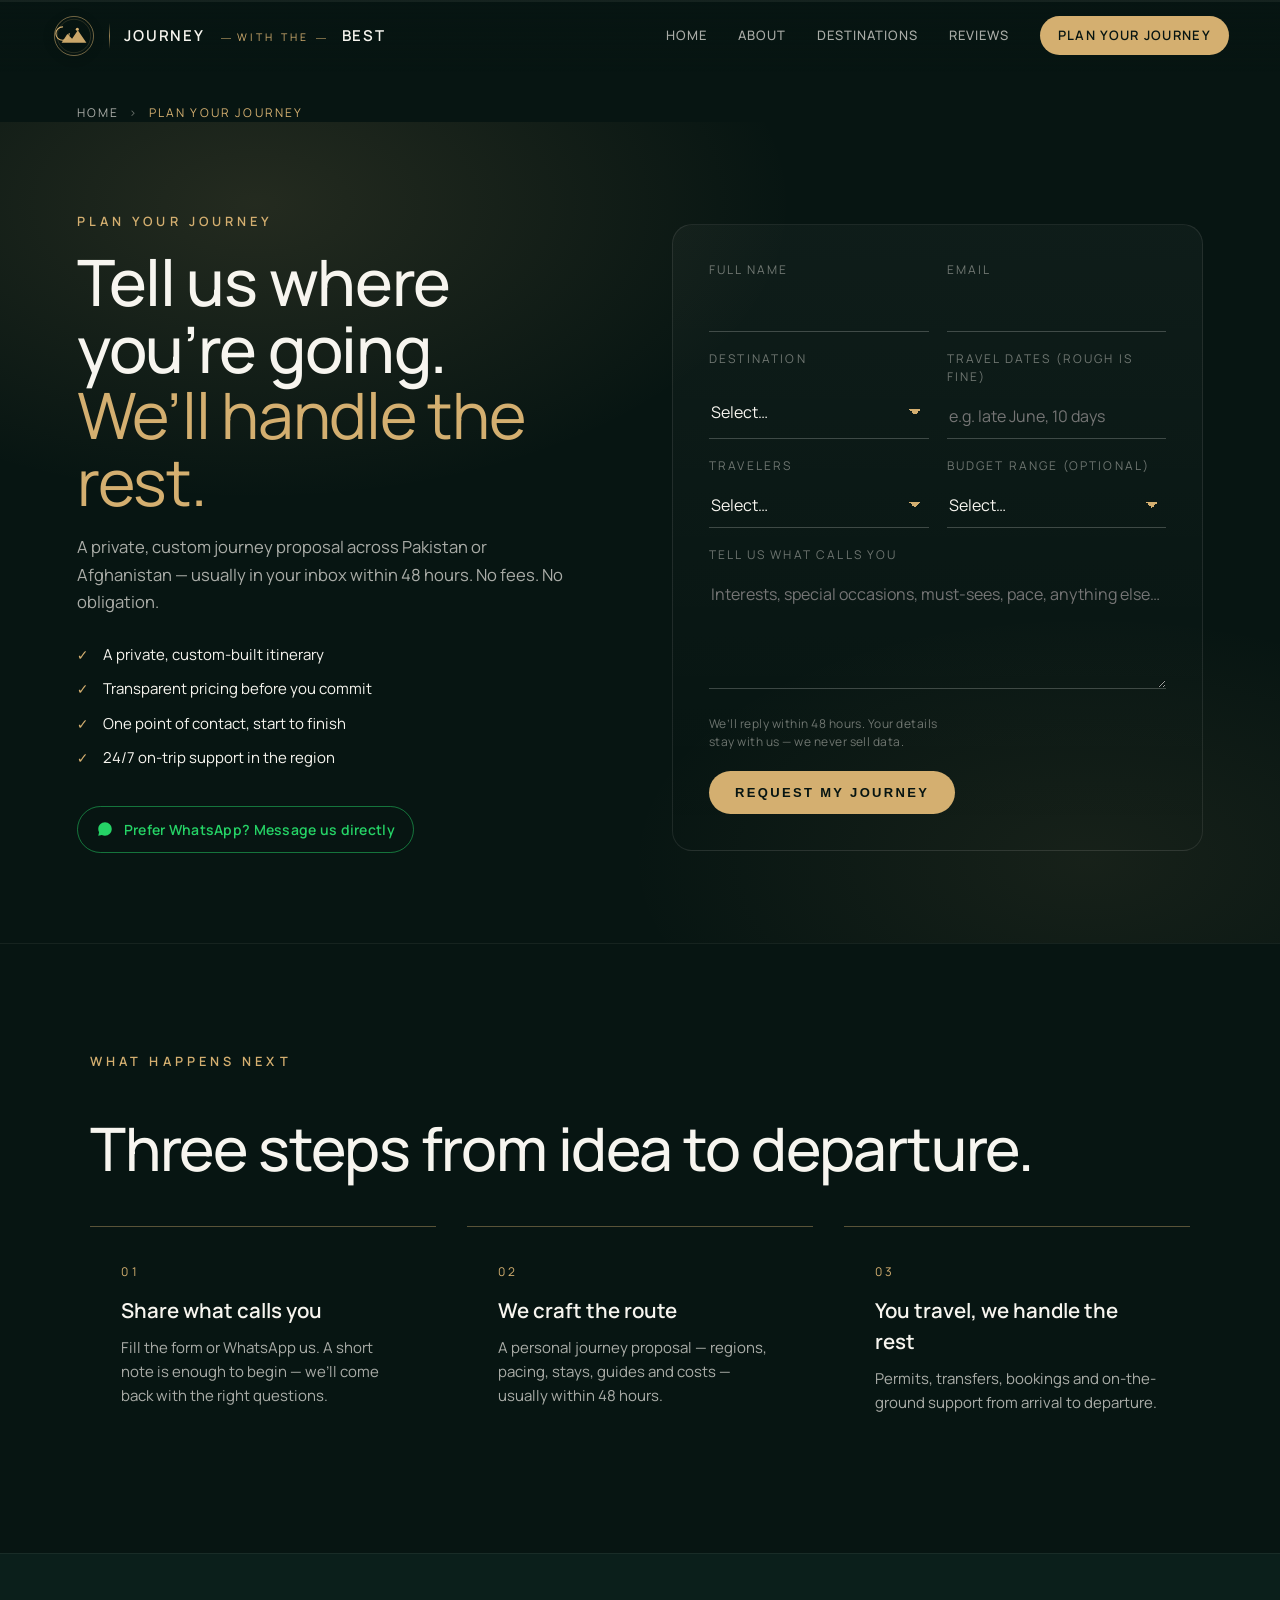
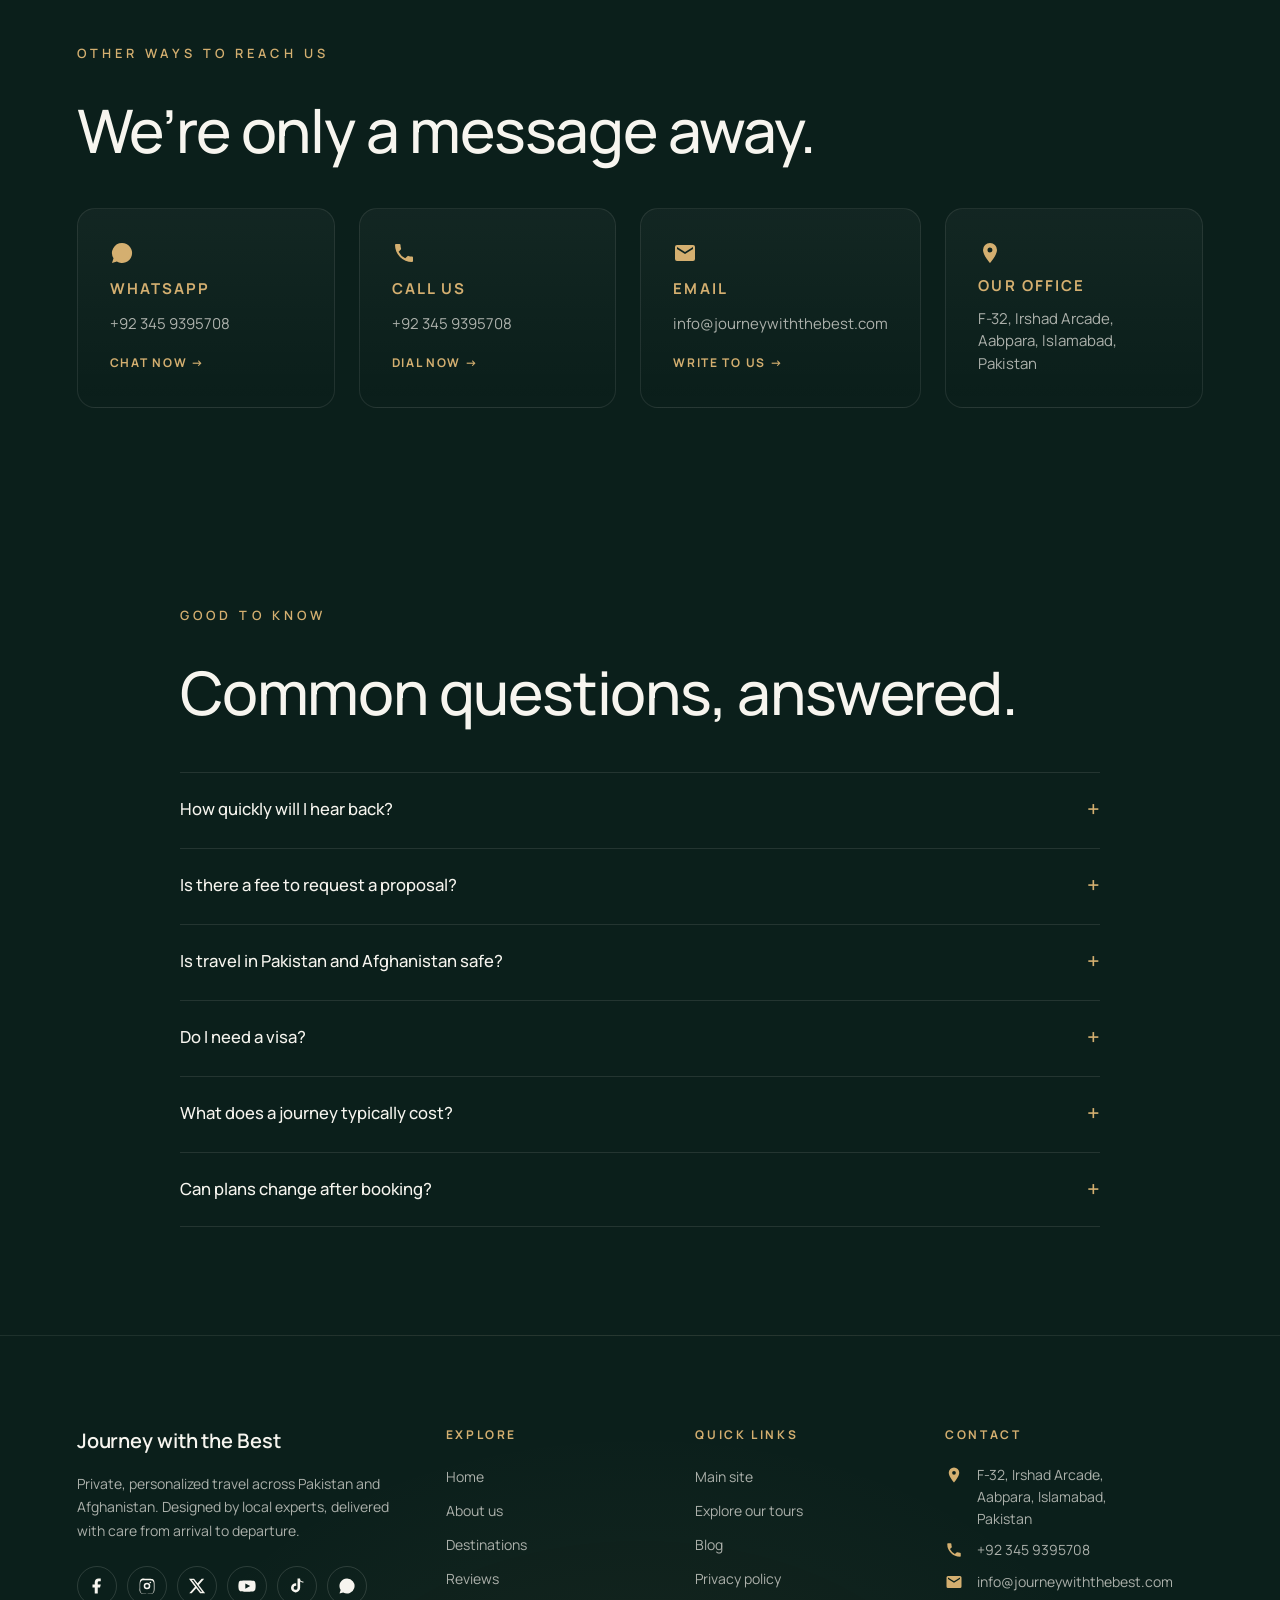
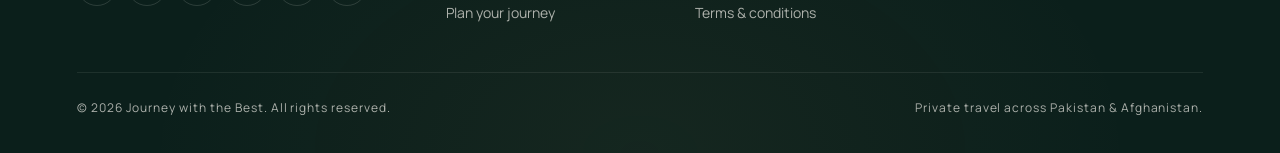
<file: plan.html>
<!doctype html>
<html lang="en">
<head>
<meta charset="utf-8" />
<meta name="viewport" content="width=device-width,initial-scale=1,viewport-fit=cover" />

<!-- Primary SEO -->
<title>Plan Your Journey — Journey with the Best | Pakistan &amp; Afghanistan</title>
<meta name="description" content="Request a private, custom-designed journey across Pakistan or Afghanistan. Reply within 48 hours. No fees, no obligation." />
<meta name="keywords" content="plan Pakistan tour, custom itinerary Pakistan, book Afghanistan tour, contact Journey with the Best, request a travel quote Pakistan" />
<meta name="robots" content="index, follow, max-image-preview:large, max-snippet:-1" />
<meta name="theme-color" content="#071512" />
<link rel="canonical" href="https://journeyswiththebest.com/plan.html" />

<meta property="og:type" content="website" />
<meta property="og:site_name" content="Journey with the Best" />
<meta property="og:title" content="Plan Your Journey — Journey with the Best" />
<meta property="og:description" content="Request a private, custom-designed journey across Pakistan or Afghanistan. Reply within 48 hours. No fees, no obligation." />
<meta property="og:url" content="https://journeyswiththebest.com/plan.html" />
<meta property="og:locale" content="en_US" />
<meta property="og:image" content="https://journeyswiththebest.com/assets/og-cover.jpg" />

<meta name="twitter:card" content="summary_large_image" />
<meta name="twitter:title" content="Plan Your Journey — Journey with the Best" />
<meta name="twitter:description" content="Request a private, custom-designed journey across Pakistan or Afghanistan." />
<meta name="twitter:image" content="https://journeyswiththebest.com/assets/og-cover.jpg" />

<link rel="icon" href="assets/favicon.svg" type="image/svg+xml" />

<link rel="preconnect" href="https://fonts.googleapis.com" />
<link rel="preconnect" href="https://fonts.gstatic.com" crossorigin />
<link href="https://fonts.googleapis.com/css2?family=Manrope:wght@300;400;500;600;700;800&display=swap" rel="stylesheet" />
<link rel="stylesheet" href="styles.css" />

<script>
  (function () {
    var w = Math.min(window.innerWidth || 1200, document.documentElement.clientWidth || 1200);
    document.documentElement.dataset.vp = w <= 820 ? 'mobile' : 'desktop';
  })();
</script>

<!-- JSON-LD ContactPage -->
<script type="application/ld+json">
{
  "@context": "https://schema.org",
  "@type": "ContactPage",
  "url": "https://journeyswiththebest.com/plan.html",
  "name": "Plan Your Journey — Journey with the Best",
  "mainEntity": {
    "@type": "TravelAgency",
    "name": "Journey with the Best",
    "url": "https://journeyswiththebest.com/",
    "telephone": "+923459395708",
    "email": "info@journeywiththebest.com",
    "contactPoint": [{
      "@type": "ContactPoint",
      "telephone": "+923459395708",
      "contactType": "customer service",
      "areaServed": ["PK","AF"],
      "availableLanguage": ["en","ur","ps","fa"]
    }]
  }
}
</script>
<script type="application/ld+json">
{
  "@context": "https://schema.org",
  "@type": "BreadcrumbList",
  "itemListElement": [
    { "@type": "ListItem", "position": 1, "name": "Home", "item": "https://journeyswiththebest.com/" },
    { "@type": "ListItem", "position": 2, "name": "Plan your journey", "item": "https://journeyswiththebest.com/plan.html" }
  ]
}
</script>
<script type="application/ld+json">
{
  "@context": "https://schema.org",
  "@type": "FAQPage",
  "mainEntity": [
    {"@type":"Question","name":"How quickly will I hear back?","acceptedAnswer":{"@type":"Answer","text":"Within 48 hours, usually faster. You can also WhatsApp us directly for a quicker conversation."}},
    {"@type":"Question","name":"Is there a fee to request a proposal?","acceptedAnswer":{"@type":"Answer","text":"No. Proposals are free and come with no obligation."}},
    {"@type":"Question","name":"What does a journey typically cost?","acceptedAnswer":{"@type":"Answer","text":"Every journey is private and tailored, so cost depends on route, duration, stays and group size. Share your rough dates and interests and we’ll come back with a transparent proposal."}},
    {"@type":"Question","name":"Do you handle visas and permits?","acceptedAnswer":{"@type":"Answer","text":"We guide you through visa requirements and handle any permits or NOCs needed for the regions you’re visiting."}},
    {"@type":"Question","name":"Can plans change after booking?","acceptedAnswer":{"@type":"Answer","text":"Yes. If weather, flights or interests change on the road, we adjust in real time."}}
  ]
}
</script>
</head>
<body class="page-plan">

<a href="#main" class="skip-link">Skip to content</a>
<div class="scroll-progress" aria-hidden="true"><span></span></div>

<header class="nav">
  <a class="brand" href="index.html" aria-label="Journey with the Best — home">
    <span class="brand-mark" aria-hidden="true">
      <svg class="brand-emblem" viewBox="0 0 44 44" xmlns="http://www.w3.org/2000/svg" focusable="false">
        <circle cx="22" cy="22" r="20.5" fill="none" stroke="currentColor" stroke-width="1" opacity=".55"/>
        <circle cx="22" cy="22" r="17.5" fill="none" stroke="currentColor" stroke-width=".6" opacity=".3"/>
        <path d="M 10 12.5 A 7 7 0 1 0 17 19.5" fill="none" stroke="currentColor" stroke-width="1.2" stroke-linecap="round"/>
        <path d="M 9 29 L 15 20 L 20 25 L 26 16 L 35 29 Z" fill="currentColor" opacity=".95"/>
        <circle cx="25.5" cy="15" r="1.6" fill="currentColor"/>
      </svg>
    </span>
    <span class="brand-divider" aria-hidden="true"></span>
    <span class="brand-wordmark">
      <span class="brand-word brand-word--primary">Journey</span>
      <span class="brand-word brand-word--accent">with the</span>
      <span class="brand-word brand-word--primary">Best</span>
    </span>
  </a>
  <nav class="nav-links" aria-label="Primary">
    <a href="index.html">Home</a>
    <a href="about.html">About</a>
    <a href="index.html#destinations">Destinations</a>
    <a href="index.html#reviews">Reviews</a>
    <a class="nav-cta" href="plan.html" aria-current="page">Plan your journey</a>
  </nav>
</header>

<main id="main">

  <nav class="breadcrumbs" aria-label="Breadcrumb">
    <div class="breadcrumbs__inner">
      <a href="index.html">Home</a>
      <span aria-hidden="true">&rsaquo;</span>
      <span aria-current="page">Plan your journey</span>
    </div>
  </nav>

  <!-- PLAN HERO + FORM -->
  <section class="plan-hero" aria-labelledby="plan-h">
    <div class="plan-hero__bg" aria-hidden="true"></div>
    <div class="plan-hero__inner">

      <div class="plan-hero__copy">
        <p class="eyebrow">Plan your journey</p>
        <h1 id="plan-h" class="plan-hero__title">
          Tell us where you&rsquo;re going.<br/>
          <em>We&rsquo;ll handle the rest.</em>
        </h1>
        <p class="plan-hero__lede">
          A private, custom journey proposal across Pakistan or Afghanistan &mdash; usually in your inbox within 48 hours. No fees. No obligation.
        </p>
        <ul class="plan__points" aria-label="What you get">
          <li><span aria-hidden="true">&#10003;</span> A private, custom-built itinerary</li>
          <li><span aria-hidden="true">&#10003;</span> Transparent pricing before you commit</li>
          <li><span aria-hidden="true">&#10003;</span> One point of contact, start to finish</li>
          <li><span aria-hidden="true">&#10003;</span> 24/7 on-trip support in the region</li>
        </ul>

        <a class="wa-inline"
           href="https://wa.me/923459395708?text=Hi%20Journey%20with%20the%20Best%20%E2%80%94%20I%27d%20like%20to%20plan%20a%20trip."
           target="_blank" rel="noopener noreferrer">
          <svg viewBox="0 0 32 32" aria-hidden="true" focusable="false">
            <path fill="currentColor" d="M19.11 17.26c-.26-.13-1.55-.76-1.79-.85-.24-.09-.42-.13-.59.13-.17.26-.68.85-.83 1.02-.15.17-.31.19-.57.07-.26-.13-1.1-.4-2.09-1.29-.77-.69-1.29-1.54-1.44-1.8-.15-.26-.02-.4.11-.53.11-.11.26-.29.39-.44.13-.15.17-.26.26-.43.09-.17.04-.33-.02-.46-.07-.13-.59-1.42-.81-1.95-.21-.51-.43-.44-.59-.45h-.5c-.17 0-.44.06-.67.33-.23.26-.88.86-.88 2.1 0 1.24.9 2.44 1.03 2.6.13.17 1.78 2.72 4.32 3.81.6.26 1.07.41 1.44.52.6.19 1.15.16 1.58.1.48-.07 1.55-.63 1.77-1.24.22-.61.22-1.13.15-1.24-.06-.11-.24-.17-.5-.3zM16 4C9.37 4 4 9.37 4 16c0 2.11.55 4.09 1.51 5.81L4 28l6.37-1.49A11.93 11.93 0 0 0 16 28c6.63 0 12-5.37 12-12S22.63 4 16 4z"/>
          </svg>
          <span>Prefer WhatsApp? Message us directly</span>
        </a>
      </div>

      <form class="plan__form plan-hero__form" id="enquiry-form" aria-label="Journey enquiry" novalidate>
        <label>
          <span>Full name</span>
          <input type="text" name="name" autocomplete="name" required />
        </label>
        <label>
          <span>Email</span>
          <input type="email" name="email" autocomplete="email" required />
        </label>
        <label>
          <span>Destination</span>
          <select name="destination">
            <option value="">Select&hellip;</option>
            <optgroup label="Pakistan">
              <option>Hunza &amp; Gilgit-Baltistan</option>
              <option>Skardu &amp; Karakoram</option>
              <option>Lahore &amp; Punjab</option>
              <option>Islamabad &amp; Margalla</option>
              <option>Swat &amp; Kalash Valleys</option>
              <option>Karachi &amp; Sindh Coast</option>
            </optgroup>
            <optgroup label="Afghanistan">
              <option>Kabul &amp; Surroundings</option>
              <option>Bamyan &amp; Central Highlands</option>
              <option>Herat</option>
              <option>Mazar-i-Sharif &amp; Balkh</option>
              <option>The Wakhan Corridor</option>
              <option>Panjshir &amp; Northern Valleys</option>
            </optgroup>
            <option>Not sure yet &mdash; help me decide</option>
          </select>
        </label>
        <label>
          <span>Travel dates (rough is fine)</span>
          <input type="text" name="dates" placeholder="e.g. late June, 10 days" />
        </label>
        <label>
          <span>Travelers</span>
          <select name="group">
            <option value="">Select&hellip;</option>
            <option>Solo</option>
            <option>Couple</option>
            <option>Family</option>
            <option>Small group (3&ndash;6)</option>
            <option>Group (7+)</option>
          </select>
        </label>
        <label>
          <span>Budget range (optional)</span>
          <select name="budget">
            <option value="">Select&hellip;</option>
            <option>Comfort</option>
            <option>Premium</option>
            <option>Luxury</option>
            <option>Flexible</option>
          </select>
        </label>
        <label class="plan__form-wide">
          <span>Tell us what calls you</span>
          <textarea name="message" rows="4" placeholder="Interests, special occasions, must-sees, pace, anything else&hellip;"></textarea>
        </label>
        <div class="plan__form-wide plan__form-footer">
          <p class="plan__fineprint">We&rsquo;ll reply within 48 hours. Your details stay with us &mdash; we never sell data.</p>
          <button type="submit" class="btn btn--gold">Request my journey</button>
        </div>
        <p class="plan__success" role="status" aria-live="polite" hidden>
          Thank you &mdash; your enquiry is in. We&rsquo;ll be in touch within 48 hours.
        </p>
      </form>

    </div>
  </section>

  <!-- HOW IT WORKS -->
  <section class="steps" aria-labelledby="how-h">
    <div class="steps__inner">
      <p class="eyebrow">What happens next</p>
      <h2 id="how-h" class="section-title">Three steps from idea to departure.</h2>
      <ol class="steps__list">
        <li>
          <span class="steps__n">01</span>
          <h3>Share what calls you</h3>
          <p>Fill the form or WhatsApp us. A short note is enough to begin &mdash; we&rsquo;ll come back with the right questions.</p>
        </li>
        <li>
          <span class="steps__n">02</span>
          <h3>We craft the route</h3>
          <p>A personal journey proposal &mdash; regions, pacing, stays, guides and costs &mdash; usually within 48 hours.</p>
        </li>
        <li>
          <span class="steps__n">03</span>
          <h3>You travel, we handle the rest</h3>
          <p>Permits, transfers, bookings and on-the-ground support from arrival to departure.</p>
        </li>
      </ol>
    </div>
  </section>

  <!-- CONTACT ROW -->
  <section class="contact-row" aria-labelledby="contact-h">
    <div class="contact-row__inner">
      <p class="eyebrow">Other ways to reach us</p>
      <h2 id="contact-h" class="section-title">We&rsquo;re only a message away.</h2>

      <div class="contact-row__grid">
        <a class="contact-card" href="https://wa.me/923459395708" target="_blank" rel="noopener noreferrer">
          <svg viewBox="0 0 24 24" aria-hidden="true"><path fill="currentColor" d="M19.11 17.26c-.26-.13-1.55-.76-1.79-.85-.24-.09-.42-.13-.59.13-.17.26-.68.85-.83 1.02-.15.17-.31.19-.57.07-.26-.13-1.1-.4-2.09-1.29-.77-.69-1.29-1.54-1.44-1.8-.15-.26-.02-.4.11-.53.11-.11.26-.29.39-.44.13-.15.17-.26.26-.43.09-.17.04-.33-.02-.46-.07-.13-.59-1.42-.81-1.95-.21-.51-.43-.44-.59-.45h-.5c-.17 0-.44.06-.67.33-.23.26-.88.86-.88 2.1 0 1.24.9 2.44 1.03 2.6.13.17 1.78 2.72 4.32 3.81.6.26 1.07.41 1.44.52.6.19 1.15.16 1.58.1.48-.07 1.55-.63 1.77-1.24.22-.61.22-1.13.15-1.24-.06-.11-.24-.17-.5-.3zM12 2a10 10 0 0 0-8.49 15.3L2 22l4.86-1.47A10 10 0 1 0 12 2z"/></svg>
          <h3>WhatsApp</h3>
          <p>+92 345 9395708</p>
          <span class="contact-card__link">Chat now &rarr;</span>
        </a>
        <a class="contact-card" href="tel:+923459395708">
          <svg viewBox="0 0 24 24" aria-hidden="true"><path fill="currentColor" d="M20 15.5c-1.25 0-2.45-.2-3.57-.57a1 1 0 0 0-1.02.24l-2.2 2.2a15.05 15.05 0 0 1-6.59-6.59l2.2-2.21a1 1 0 0 0 .25-1.02A11.36 11.36 0 0 1 8.5 4a1 1 0 0 0-1-1H4a1 1 0 0 0-1 1 17 17 0 0 0 17 17 1 1 0 0 0 1-1v-3.5a1 1 0 0 0-1-1z"/></svg>
          <h3>Call us</h3>
          <p>+92 345 9395708</p>
          <span class="contact-card__link">Dial now &rarr;</span>
        </a>
        <a class="contact-card" href="mailto:info@journeywiththebest.com">
          <svg viewBox="0 0 24 24" aria-hidden="true"><path fill="currentColor" d="M20 4H4a2 2 0 0 0-2 2v12a2 2 0 0 0 2 2h16a2 2 0 0 0 2-2V6a2 2 0 0 0-2-2zm0 4-8 5-8-5V6l8 5 8-5v2z"/></svg>
          <h3>Email</h3>
          <p>info@journeywiththebest.com</p>
          <span class="contact-card__link">Write to us &rarr;</span>
        </a>
        <div class="contact-card contact-card--static">
          <svg viewBox="0 0 24 24" aria-hidden="true"><path fill="currentColor" d="M12 2a7 7 0 0 0-7 7c0 5.25 7 13 7 13s7-7.75 7-13a7 7 0 0 0-7-7zm0 9.5A2.5 2.5 0 1 1 12 6.5a2.5 2.5 0 0 1 0 5z"/></svg>
          <h3>Our office</h3>
          <p>F-32, Irshad Arcade,<br/>Aabpara, Islamabad, Pakistan</p>
        </div>
      </div>
    </div>
  </section>

  <!-- FAQ -->
  <section class="faq" id="faq" aria-labelledby="faq-h">
    <div class="faq__inner">
      <p class="eyebrow">Good to know</p>
      <h2 id="faq-h" class="section-title">Common questions, answered.</h2>
      <div class="faq__list">
        <details>
          <summary>How quickly will I hear back?</summary>
          <p>Within 48 hours, usually faster. You can also WhatsApp us directly for a quicker conversation.</p>
        </details>
        <details>
          <summary>Is there a fee to request a proposal?</summary>
          <p>No. Proposals are free and come with no obligation.</p>
        </details>
        <details>
          <summary>Is travel in Pakistan and Afghanistan safe?</summary>
          <p>The regions we operate in are routinely visited by international travelers. We monitor conditions, coordinate with local partners and only propose routes we would travel ourselves. For Afghanistan specifically, every journey is reviewed carefully against current conditions.</p>
        </details>
        <details>
          <summary>Do I need a visa?</summary>
          <p>Pakistan offers an e-visa for most nationalities. Afghanistan requires a visa in advance. We&rsquo;ll walk you through the right route and documents for your passport once we know who&rsquo;s traveling.</p>
        </details>
        <details>
          <summary>What does a journey typically cost?</summary>
          <p>Every journey is private and tailored, so cost depends on route, duration, stays and group size. Share your rough dates and interests and we&rsquo;ll come back with a transparent proposal.</p>
        </details>
        <details>
          <summary>Can plans change after booking?</summary>
          <p>Yes. If weather, flights or interests change on the road, we adjust in real time.</p>
        </details>
      </div>
    </div>
  </section>

  <!-- FOOTER -->
  <footer class="site-foot" id="contact">
    <div class="site-foot__inner">
      <div class="site-foot__col site-foot__col--brand">
        <p class="brand-name">Journey with the Best</p>
        <p class="muted">Private, personalized travel across Pakistan and Afghanistan. Designed by local experts, delivered with care from arrival to departure.</p>
        <ul class="site-foot__social" aria-label="Follow us">
          <li><a href="https://www.facebook.com/PrintinoAdventuretour?mibextid=ZbWKwL" target="_blank" rel="noopener noreferrer" aria-label="Facebook"><svg viewBox="0 0 24 24" aria-hidden="true"><path fill="currentColor" d="M13 22v-8h3l1-4h-4V7.5c0-1.1.3-1.9 2-1.9h2V2.1C16.6 2 15.4 2 14 2c-3 0-5 1.8-5 5.1V10H6v4h3v8h4z"/></svg></a></li>
          <li><a href="https://www.instagram.com/journeywiththebest?utm_source=qr&igsh=eWw3ZjVheXdja2Ex" target="_blank" rel="noopener noreferrer" aria-label="Instagram"><svg viewBox="0 0 24 24" aria-hidden="true"><path fill="currentColor" d="M12 2.2c3.2 0 3.6 0 4.8.1 1.2.1 1.9.3 2.3.4.6.2 1 .5 1.5 1 .5.5.8 1 1 1.5.2.5.4 1.1.4 2.3.1 1.2.1 1.6.1 4.8s0 3.6-.1 4.8c-.1 1.2-.3 1.9-.4 2.3-.2.6-.5 1-1 1.5-.5.5-1 .8-1.5 1-.5.2-1.1.4-2.3.4-1.2.1-1.6.1-4.8.1s-3.6 0-4.8-.1c-1.2-.1-1.9-.3-2.3-.4-.6-.2-1-.5-1.5-1-.5-.5-.8-1-1-1.5-.2-.5-.4-1.1-.4-2.3C2.2 15.6 2.2 15.2 2.2 12s0-3.6.1-4.8c.1-1.2.3-1.9.4-2.3.2-.6.5-1 1-1.5.5-.5 1-.8 1.5-1 .5-.2 1.1-.4 2.3-.4C8.4 2.2 8.8 2.2 12 2.2zm0 2C8.9 4.2 8.5 4.2 7.3 4.3c-1 .1-1.5.2-1.9.4-.5.2-.8.4-1.2.8-.4.4-.6.7-.8 1.2-.1.4-.3.9-.4 1.9-.1 1.2-.1 1.6-.1 4.6s0 3.4.1 4.6c.1 1 .2 1.5.4 1.9.2.5.4.8.8 1.2.4.4.7.6 1.2.8.4.1.9.3 1.9.4 1.2.1 1.6.1 4.7.1s3.5 0 4.7-.1c1-.1 1.5-.2 1.9-.4.5-.2.8-.4 1.2-.8.4-.4.6-.7.8-1.2.1-.4.3-.9.4-1.9.1-1.2.1-1.6.1-4.6s0-3.4-.1-4.6c-.1-1-.2-1.5-.4-1.9-.2-.5-.4-.8-.8-1.2-.4-.4-.7-.6-1.2-.8-.4-.1-.9-.3-1.9-.4-1.2-.1-1.6-.1-4.7-.1zm0 3.4A4.4 4.4 0 1 1 12 16.4 4.4 4.4 0 0 1 12 7.6zm0 2a2.4 2.4 0 1 0 0 4.8 2.4 2.4 0 0 0 0-4.8zm5.6-2.3a1.1 1.1 0 1 1-2.2 0 1.1 1.1 0 0 1 2.2 0z"/></svg></a></li>
          <li><a href="https://x.com/JBest61379" target="_blank" rel="noopener noreferrer" aria-label="X (Twitter)"><svg viewBox="0 0 24 24" aria-hidden="true"><path fill="currentColor" d="M18.244 2.25h3.308l-7.227 8.26 8.502 11.24H16.17l-5.214-6.817L4.99 21.75H1.68l7.73-8.835L1.254 2.25H8.08l4.713 6.231zm-1.161 17.52h1.833L7.084 4.126H5.117z"/></svg></a></li>
          <li><a href="https://www.youtube.com/@journeywiththebest.g" target="_blank" rel="noopener noreferrer" aria-label="YouTube"><svg viewBox="0 0 24 24" aria-hidden="true"><path fill="currentColor" d="M23 7.2a3 3 0 0 0-2.1-2.1C19 4.5 12 4.5 12 4.5s-7 0-8.9.6A3 3 0 0 0 1 7.2 31 31 0 0 0 .5 12 31 31 0 0 0 1 16.8a3 3 0 0 0 2.1 2.1c1.9.6 8.9.6 8.9.6s7 0 8.9-.6a3 3 0 0 0 2.1-2.1c.4-1.6.5-3.2.5-4.8s-.1-3.2-.5-4.8zM9.75 15.5v-7l6.5 3.5-6.5 3.5z"/></svg></a></li>
          <li><a href="https://www.tiktok.com/@mluqman409?_t=8idfORsHo9P&_r=1" target="_blank" rel="noopener noreferrer" aria-label="TikTok"><svg viewBox="0 0 24 24" aria-hidden="true"><path fill="currentColor" d="M20.5 7.5a7.3 7.3 0 0 1-4.3-1.4v8.3a6.1 6.1 0 1 1-5.3-6V12a2.6 2.6 0 1 0 1.8 2.5V2h3.4a4 4 0 0 0 4.4 4z"/></svg></a></li>
          <li><a href="https://wa.me/923459395708" target="_blank" rel="noopener noreferrer" aria-label="WhatsApp"><svg viewBox="0 0 24 24" aria-hidden="true"><path fill="currentColor" d="M19.11 17.26c-.26-.13-1.55-.76-1.79-.85-.24-.09-.42-.13-.59.13-.17.26-.68.85-.83 1.02-.15.17-.31.19-.57.07-.26-.13-1.1-.4-2.09-1.29-.77-.69-1.29-1.54-1.44-1.8-.15-.26-.02-.4.11-.53.11-.11.26-.29.39-.44.13-.15.17-.26.26-.43.09-.17.04-.33-.02-.46-.07-.13-.59-1.42-.81-1.95-.21-.51-.43-.44-.59-.45h-.5c-.17 0-.44.06-.67.33-.23.26-.88.86-.88 2.1 0 1.24.9 2.44 1.03 2.6.13.17 1.78 2.72 4.32 3.81.6.26 1.07.41 1.44.52.6.19 1.15.16 1.58.1.48-.07 1.55-.63 1.77-1.24.22-.61.22-1.13.15-1.24-.06-.11-.24-.17-.5-.3zM12 2a10 10 0 0 0-8.49 15.3L2 22l4.86-1.47A10 10 0 1 0 12 2z"/></svg></a></li>
        </ul>
      </div>
      <div class="site-foot__col">
        <h3 class="site-foot__h">Explore</h3>
        <ul class="site-foot__links">
          <li><a href="index.html">Home</a></li>
          <li><a href="about.html">About us</a></li>
          <li><a href="index.html#destinations">Destinations</a></li>
          <li><a href="index.html#reviews">Reviews</a></li>
          <li><a href="plan.html">Plan your journey</a></li>
        </ul>
      </div>
      <div class="site-foot__col">
        <h3 class="site-foot__h">Quick links</h3>
        <ul class="site-foot__links">
          <li><a href="https://www.journeyswiththebest.com" target="_blank" rel="noopener">Main site</a></li>
          <li><a href="https://www.journeyswiththebest.com/explore-our-tours" target="_blank" rel="noopener">Explore our tours</a></li>
          <li><a href="https://www.journeyswiththebest.com/blog" target="_blank" rel="noopener">Blog</a></li>
          <li><a href="https://www.journeyswiththebest.com/privacy-policy" target="_blank" rel="noopener">Privacy policy</a></li>
          <li><a href="https://www.journeyswiththebest.com/copy-of-privacy-policy" target="_blank" rel="noopener">Terms &amp; conditions</a></li>
        </ul>
      </div>
      <div class="site-foot__col">
        <h3 class="site-foot__h">Contact</h3>
        <ul class="site-foot__contact">
          <li><svg viewBox="0 0 24 24" aria-hidden="true"><path fill="currentColor" d="M12 2a7 7 0 0 0-7 7c0 5.25 7 13 7 13s7-7.75 7-13a7 7 0 0 0-7-7zm0 9.5A2.5 2.5 0 1 1 12 6.5a2.5 2.5 0 0 1 0 5z"/></svg><address>F-32, Irshad Arcade,<br/>Aabpara, Islamabad,<br/>Pakistan</address></li>
          <li><svg viewBox="0 0 24 24" aria-hidden="true"><path fill="currentColor" d="M20 15.5c-1.25 0-2.45-.2-3.57-.57a1 1 0 0 0-1.02.24l-2.2 2.2a15.05 15.05 0 0 1-6.59-6.59l2.2-2.21a1 1 0 0 0 .25-1.02A11.36 11.36 0 0 1 8.5 4a1 1 0 0 0-1-1H4a1 1 0 0 0-1 1 17 17 0 0 0 17 17 1 1 0 0 0 1-1v-3.5a1 1 0 0 0-1-1z"/></svg><a href="tel:+923459395708">+92 345 9395708</a></li>
          <li><svg viewBox="0 0 24 24" aria-hidden="true"><path fill="currentColor" d="M20 4H4a2 2 0 0 0-2 2v12a2 2 0 0 0 2 2h16a2 2 0 0 0 2-2V6a2 2 0 0 0-2-2zm0 4-8 5-8-5V6l8 5 8-5v2z"/></svg><a href="mailto:info@journeywiththebest.com">info@journeywiththebest.com</a></li>
        </ul>
      </div>
    </div>
    <div class="site-foot__bar">
      <p class="muted small">&copy; <span id="y"></span> Journey with the Best. All rights reserved.</p>
      <p class="muted small">Private travel across Pakistan &amp; Afghanistan.</p>
    </div>
  </footer>

</main>

<script src="main.js" defer></script>
</body>
</html>
</file>
<file: styles.css>
/* ============================================================
   JOURNEY WITH THE BEST — Pakistan
   Cinematic scroll experience. Manrope (Aeonik alternative).
   ============================================================ */

:root {
  --ivory: #F7F5EF;
  --midnight: #071512;
  --midnight-2: #0b1f1b;
  --gold: #D4AF70;
  --gold-soft: #e8cf9c;
  --gray: #D0D5D1;
  --muted: rgba(247, 245, 239, 0.68);
  --muted-2: rgba(247, 245, 239, 0.42);

  --ease-out: cubic-bezier(.22,.61,.36,1);
  --ease-cine: cubic-bezier(.65,.05,.36,1);

  --nav-h: 72px;
}

*, *::before, *::after { box-sizing: border-box; }

html, body {
  margin: 0;
  padding: 0;
  background: var(--midnight);
  color: var(--ivory);
  font-family: "Manrope", ui-sans-serif, system-ui, -apple-system, "Segoe UI", Roboto, "Helvetica Neue", Arial, sans-serif;
  font-weight: 400;
  -webkit-font-smoothing: antialiased;
  -moz-osx-font-smoothing: grayscale;
  text-rendering: optimizeLegibility;
  line-height: 1.5;
  overflow-x: hidden;
}
html { scroll-behavior: smooth; }
@media (prefers-reduced-motion: reduce) { html { scroll-behavior: auto; } }

::selection { background: var(--gold); color: var(--midnight); }

body {
  min-height: 100vh;
}

img, video { display: block; max-width: 100%; }

a { color: inherit; text-decoration: none; }

/* ----------  SKIP LINK  ---------- */
.skip-link {
  position: fixed;
  top: 10px; left: 10px;
  padding: 10px 16px;
  background: var(--gold);
  color: var(--midnight);
  font-weight: 700;
  font-size: 13px;
  border-radius: 8px;
  z-index: 100;
  transform: translateY(-180%);
  transition: transform .25s var(--ease-out);
}
.skip-link:focus { transform: translateY(0); outline: none; }

/* ----------  SCROLL PROGRESS  ---------- */
.scroll-progress {
  position: fixed;
  top: 0; left: 0; right: 0;
  height: 2px;
  z-index: 70;
  background: rgba(247,245,239,.06);
  pointer-events: none;
}
.scroll-progress span {
  display: block;
  height: 100%;
  width: 100%;
  background: linear-gradient(90deg, var(--gold), var(--gold-soft));
  transform: scaleX(0);
  transform-origin: 0 50%;
  will-change: transform;
  transition: transform .1s linear;
}

/* ----------  NAV  ---------- */
.nav {
  position: fixed;
  top: 0; left: 0; right: 0;
  height: var(--nav-h);
  z-index: 50;
  display: flex;
  align-items: center;
  justify-content: space-between;
  padding: 0 clamp(18px, 4vw, 56px);
  background: linear-gradient(to bottom, rgba(7,21,18,.55), rgba(7,21,18,0));
  pointer-events: none;
  transition: background .45s var(--ease-out), backdrop-filter .45s var(--ease-out), border-color .45s var(--ease-out);
  border-bottom: 1px solid transparent;
}
.nav.is-scrolled {
  background: rgba(7,21,18,.78);
  backdrop-filter: saturate(140%) blur(10px);
  -webkit-backdrop-filter: saturate(140%) blur(10px);
  border-bottom-color: rgba(247,245,239,.06);
}
.nav > * { pointer-events: auto; }

/* ----- Premium brand lockup ----- */
.brand {
  display: inline-flex;
  align-items: center;
  gap: 14px;
  position: relative;
  padding: 4px 2px;
  text-decoration: none;
  color: var(--ivory);
}
.brand-mark {
  position: relative;
  display: inline-grid;
  place-items: center;
  width: 42px;
  height: 42px;
  color: var(--gold);
  flex: 0 0 auto;
  transition: transform .55s var(--ease-cine), filter .4s var(--ease-out);
}
.brand-mark::before {
  content: "";
  position: absolute;
  inset: -3px;
  border-radius: 50%;
  background: radial-gradient(circle at 30% 25%, rgba(212,175,112,.3), rgba(212,175,112,0) 60%);
  opacity: 0;
  transition: opacity .4s var(--ease-out);
  pointer-events: none;
}
.brand-emblem {
  width: 100%;
  height: 100%;
  display: block;
  color: var(--gold);
  filter: drop-shadow(0 2px 6px rgba(0,0,0,.25));
}
.brand-divider {
  width: 1px;
  height: 26px;
  background: linear-gradient(to bottom, rgba(212,175,112,0), rgba(212,175,112,.7), rgba(212,175,112,0));
  flex: 0 0 auto;
}
.brand-wordmark {
  display: inline-flex;
  flex-direction: row;
  align-items: baseline;
  line-height: 1;
  gap: 8px;
  flex-wrap: nowrap;
}
.brand-word {
  display: inline-block;
  font-family: "Manrope", ui-sans-serif, system-ui, sans-serif;
  white-space: nowrap;
}
.brand-word--primary {
  font-weight: 600;
  font-size: 15px;
  letter-spacing: .12em;
  text-transform: uppercase;
  color: var(--ivory);
  line-height: 1;
}
.brand-word--accent {
  font-weight: 400;
  font-size: 10.5px;
  letter-spacing: .32em;
  text-transform: uppercase;
  color: var(--gold);
  font-style: normal;
  position: relative;
  padding: 0 2px;
}
.brand-word--accent::before,
.brand-word--accent::after {
  content: "";
  display: inline-block;
  width: 10px;
  height: 1px;
  background: var(--gold);
  vertical-align: middle;
  opacity: .55;
  margin: 0 6px;
}

/* Hover: subtle lift, gold glow behind emblem, slight compass rotation */
.brand:hover .brand-mark { transform: rotate(-6deg); }
.brand:hover .brand-mark::before { opacity: 1; }
.brand:hover .brand-word--primary { color: var(--ivory); }
.brand:hover .brand-emblem { filter: drop-shadow(0 2px 10px rgba(212,175,112,.45)); }
.brand:focus-visible { outline: 2px solid var(--gold); outline-offset: 6px; border-radius: 4px; }

.nav-links {
  display: flex;
  gap: clamp(14px, 2.4vw, 32px);
  align-items: center;
  font-size: 13px;
  font-weight: 500;
  letter-spacing: .08em;
  text-transform: uppercase;
  color: var(--muted);
}
.nav-links a { transition: color .3s var(--ease-out); }
.nav-links a:hover { color: var(--ivory); }
.nav-cta {
  color: var(--midnight) !important;
  background: var(--gold);
  padding: 10px 18px;
  border-radius: 999px;
  letter-spacing: .1em;
  font-weight: 600;
}
.nav-cta:hover { background: var(--gold-soft); }

@media (max-width: 820px) {
  .nav-links a:not(.nav-cta) { display: none; }
  .brand { gap: 10px; }
  .brand-mark { width: 36px; height: 36px; }
  .brand-divider { height: 22px; }
  .brand-word--primary { font-size: 13px; letter-spacing: .1em; }
  .brand-word--accent { font-size: 9px; letter-spacing: .22em; }
  .brand-word--accent::before,
  .brand-word--accent::after { width: 6px; margin: 0 4px; }
  .brand-wordmark { gap: 6px; }
}
@media (max-width: 540px) {
  .brand-divider { display: none; }
  .brand-wordmark { gap: 5px; }
  .brand-word--primary { font-size: 12px; }
  .brand-word--accent { font-size: 8.5px; }
  .brand-word--accent::before,
  .brand-word--accent::after { display: none; }
}
@media (max-width: 380px) {
  .brand-mark { width: 32px; height: 32px; }
}

/* ----------  SCENES  ---------- */
.scene {
  position: relative;
  width: 100%;
  height: 100vh;
  height: 100svh;
  min-height: 560px;
  overflow: hidden;
  background: var(--midnight);
  isolation: isolate;
}

.scene__media {
  position: absolute;
  inset: 0;
  z-index: 0;
}
.scene__video {
  width: 100%;
  height: 100%;
  object-fit: cover;
  object-position: 50% 50%;
  will-change: transform, opacity, filter;
  transform: scale(1.08);
  filter: brightness(.9) saturate(1.02);
  transition:
    transform 1.8s var(--ease-cine),
    opacity 1.1s var(--ease-out),
    filter 1.4s var(--ease-out);
  opacity: .001;      /* paint the layer so first frame appears instantly */
  background: var(--midnight);
}
.scene.is-ready .scene__video { opacity: 1; }
.scene.is-active .scene__video {
  transform: scale(1.0);
  filter: brightness(1) saturate(1.05);
}

/* Subject-preserving focal points per scene */
#hero .scene__video       { object-position: 50% 55%; }
#chapter-1 .scene__video  { object-position: 50% 42%; }  /* face */
#chapter-2 .scene__video  { object-position: 50% 50%; }
#chapter-3 .scene__video  { object-position: 50% 55%; }
#chapter-4 .scene__video  { object-position: 50% 45%; }  /* minaret */
#chapter-5 .scene__video  { object-position: 50% 55%; }

/* Shade — subtle readability lift behind text */
.scene__shade {
  position: absolute;
  inset: 0;
  pointer-events: none;
  background: linear-gradient(
    to bottom,
    rgba(7,21,18,.42) 0%,
    rgba(7,21,18,.08) 28%,
    rgba(7,21,18,.08) 70%,
    rgba(7,21,18,.70) 100%
  );
}
.scene__shade--left {
  background:
    linear-gradient(to right, rgba(7,21,18,.70) 0%, rgba(7,21,18,.10) 42%, rgba(7,21,18,0) 60%),
    linear-gradient(to bottom, rgba(7,21,18,.20) 0%, rgba(7,21,18,0) 30%, rgba(7,21,18,.50) 100%);
}
.scene__shade--right {
  background:
    linear-gradient(to left, rgba(7,21,18,.70) 0%, rgba(7,21,18,.10) 42%, rgba(7,21,18,0) 60%),
    linear-gradient(to bottom, rgba(7,21,18,.20) 0%, rgba(7,21,18,0) 30%, rgba(7,21,18,.50) 100%);
}
.scene__shade--bottom {
  background: linear-gradient(to top, rgba(7,21,18,.78) 0%, rgba(7,21,18,.10) 55%, rgba(7,21,18,.25) 100%);
}

/* Hero white atmospheric vignette — soft ivory edges */
.scene__vignette--hero {
  position: absolute;
  inset: 0;
  pointer-events: none;
  background:
    radial-gradient(ellipse 70% 90% at 50% 50%, rgba(247,245,239,0) 55%, rgba(247,245,239,.12) 85%, rgba(247,245,239,.22) 100%),
    linear-gradient(to right, rgba(247,245,239,.14) 0%, rgba(247,245,239,0) 18%, rgba(247,245,239,0) 82%, rgba(247,245,239,.14) 100%);
  mix-blend-mode: screen;
  opacity: .9;
}
@media (max-width: 720px) {
  .scene__vignette--hero { opacity: .55; }
}

/* ----------  CONTENT  ---------- */
.scene__content {
  position: relative;
  z-index: 2;
  height: 100%;
  width: 100%;
  padding: calc(var(--nav-h) + 24px) clamp(20px, 6vw, 96px) clamp(80px, 10vh, 120px);
  display: flex;
  flex-direction: column;
  justify-content: center;
  gap: clamp(14px, 2vw, 22px);
  max-width: 1600px;
  margin: 0 auto;
}

.scene__content--hero {
  justify-content: center;
  align-items: flex-start;
  gap: clamp(16px, 2.2vw, 26px);
}
.scene__content--left   { align-items: flex-start; text-align: left; }
.scene__content--right  { align-items: flex-end;   text-align: right; }
.scene__content--center-bottom {
  justify-content: flex-end;
  align-items: center;
  text-align: center;
  padding-bottom: clamp(100px, 14vh, 160px);
}

/* ----------  TYPOGRAPHY  ---------- */
.eyebrow,
.chapter-label {
  margin: 0;
  font-size: clamp(10px, 1vw, 13px);
  font-weight: 600;
  letter-spacing: .32em;
  text-transform: uppercase;
  color: var(--gold);
}

.brand-title {
  margin: 0;
  font-weight: 500;
  font-size: clamp(44px, 9vw, 112px);
  line-height: .98;
  letter-spacing: -0.02em;
  color: var(--ivory);
  text-shadow: 0 1px 36px rgba(0,0,0,.35);
}
.brand-title .line { display: block; }
.brand-title em {
  font-style: normal;
  color: var(--gold);
  font-weight: 400;
  letter-spacing: -0.01em;
}

.scene-title {
  margin: 0;
  font-weight: 500;
  font-size: clamp(34px, 6.6vw, 88px);
  line-height: 1.02;
  letter-spacing: -0.015em;
  color: var(--ivory);
  text-shadow: 0 1px 28px rgba(0,0,0,.32);
  max-width: 18ch;
}
.scene-title--sub {
  font-size: clamp(22px, 3.4vw, 44px);
  font-weight: 400;
  color: var(--ivory);
  letter-spacing: .005em;
  max-width: 22ch;
}

.scene-desc {
  margin: 0;
  font-size: clamp(14px, 1.3vw, 18px);
  line-height: 1.6;
  color: var(--muted);
  max-width: 46ch;
  font-weight: 400;
}

.scene__content--right .scene-title,
.scene__content--right .scene-desc { margin-left: auto; }

/* ----------  REVEALS  ---------- */
.reveal {
  opacity: 0;
  transform: translateY(28px);
  transition:
    opacity 1.1s var(--ease-out),
    transform 1.2s var(--ease-cine);
  will-change: transform, opacity;
}
.scene.is-active .reveal {
  opacity: 1;
  transform: none;
}

/* ----------  SCROLL CUE  ---------- */
.scroll-cue {
  position: absolute;
  z-index: 3;
  left: 50%;
  bottom: clamp(22px, 4vh, 42px);
  transform: translateX(-50%);
  display: inline-flex;
  flex-direction: column;
  align-items: center;
  gap: 10px;
  font-size: 11px;
  letter-spacing: .32em;
  text-transform: uppercase;
  color: var(--muted);
  opacity: 0;
  animation: cueIn 1.2s var(--ease-out) 1.6s forwards;
}
.scroll-cue__line {
  width: 1px;
  height: 44px;
  background: linear-gradient(to bottom, rgba(247,245,239,.1), rgba(247,245,239,.75));
  position: relative;
  overflow: hidden;
}
.scroll-cue__line::after {
  content: "";
  position: absolute;
  inset: 0;
  background: linear-gradient(to bottom, rgba(212,175,112,0), var(--gold));
  animation: cueFlow 2.4s var(--ease-cine) infinite;
}
@keyframes cueIn { to { opacity: 1; } }
@keyframes cueFlow {
  0%   { transform: translateY(-100%); }
  60%  { transform: translateY(100%); }
  100% { transform: translateY(100%); }
}

/* ----------  SECTION TYPOGRAPHY  ---------- */
.section-title {
  margin: 0;
  font-weight: 500;
  font-size: clamp(32px, 5vw, 60px);
  line-height: 1.05;
  letter-spacing: -0.02em;
  color: var(--ivory);
}
.section-desc {
  margin: 0;
  color: var(--muted);
  font-size: clamp(15px, 1.2vw, 17px);
  max-width: 62ch;
}

/* ----------  ABOUT  ---------- */
.about {
  padding: clamp(90px, 14vh, 160px) clamp(20px, 6vw, 96px);
  background:
    radial-gradient(ellipse at top left, rgba(212,175,112,.07), transparent 55%),
    var(--midnight);
  border-top: 1px solid rgba(247,245,239,.06);
}
.about__inner {
  max-width: 1240px;
  margin: 0 auto;
  display: grid;
  grid-template-columns: 1.4fr 1fr;
  gap: clamp(32px, 5vw, 72px);
  align-items: start;
}
.about__col--copy { display: grid; gap: 18px; }
.about__body { display: grid; gap: 14px; margin-top: 6px; }
.about__body p {
  margin: 0;
  color: var(--muted);
  font-size: clamp(15px, 1.15vw, 17px);
  line-height: 1.72;
}
.about__body strong { color: var(--ivory); font-weight: 600; }
.about__slogan {
  margin-top: 10px !important;
  color: var(--ivory) !important;
  font-size: clamp(17px, 1.5vw, 20px) !important;
  letter-spacing: -0.005em;
}
.about__slogan em {
  font-style: normal;
  color: var(--gold);
  font-weight: 500;
}
.about__more {
  display: inline-flex;
  align-items: center;
  gap: 8px;
  margin-top: 8px;
  color: var(--gold);
  font-size: 13px;
  font-weight: 700;
  letter-spacing: .18em;
  text-transform: uppercase;
  transition: color .25s var(--ease-out), transform .25s var(--ease-out);
  width: fit-content;
}
.about__more:hover { color: var(--gold-soft); transform: translateX(3px); }
.about__stats {
  list-style: none;
  margin: 0;
  padding: clamp(26px, 3vw, 36px);
  display: grid;
  grid-template-columns: 1fr 1fr;
  gap: clamp(18px, 2vw, 26px);
  border: 1px solid rgba(247,245,239,.09);
  border-radius: 20px;
  background: linear-gradient(180deg, rgba(247,245,239,.03), rgba(247,245,239,0));
}
.about__stats li { display: grid; gap: 6px; }
.about__stats li span {
  display: block;
  font-size: clamp(32px, 3.6vw, 44px);
  font-weight: 500;
  color: var(--gold);
  letter-spacing: -0.02em;
  line-height: 1;
}
.about__stats li p {
  margin: 0;
  color: var(--muted);
  font-size: 13px;
  letter-spacing: .04em;
  line-height: 1.45;
}
@media (max-width: 900px) {
  .about__inner { grid-template-columns: 1fr; }
}

/* ----------  VALUE PROPS  ---------- */
.value {
  padding: clamp(80px, 12vh, 140px) clamp(20px, 6vw, 96px);
  background: var(--midnight);
  border-top: 1px solid rgba(247,245,239,.06);
}
.value__inner {
  max-width: 1200px;
  margin: 0 auto;
  display: grid;
  gap: clamp(28px, 4vw, 56px);
}
.value__title {
  margin: 6px 0 0;
  font-weight: 500;
  font-size: clamp(32px, 5vw, 60px);
  letter-spacing: -0.02em;
  line-height: 1.05;
  max-width: 20ch;
}
.value__grid {
  display: grid;
  grid-template-columns: repeat(4, 1fr);
  gap: clamp(16px, 2vw, 28px);
  margin-top: 10px;
}
@media (max-width: 1100px) { .value__grid { grid-template-columns: repeat(2, 1fr); } }
.value__card {
  padding: clamp(22px, 2.4vw, 32px);
  border: 1px solid rgba(247,245,239,.09);
  border-radius: 18px;
  background: linear-gradient(180deg, rgba(247,245,239,.03), rgba(247,245,239,0));
  transition: border-color .35s var(--ease-out), transform .35s var(--ease-out);
}
.value__card:hover {
  border-color: rgba(212,175,112,.45);
  transform: translateY(-3px);
}
.value__num {
  display: inline-block;
  font-size: 12px;
  letter-spacing: .32em;
  color: var(--gold);
  margin-bottom: 18px;
}
.value__card h3 {
  margin: 0 0 10px;
  font-size: clamp(18px, 1.6vw, 22px);
  font-weight: 600;
  letter-spacing: -0.005em;
}
.value__card p {
  margin: 0;
  color: var(--muted);
  font-size: 15px;
  line-height: 1.6;
}
@media (max-width: 900px) {
  .value__grid { grid-template-columns: 1fr; }
}

/* ----------  DESTINATIONS  ---------- */
.dest {
  padding: clamp(80px, 12vh, 140px) clamp(20px, 6vw, 96px);
  background:
    radial-gradient(ellipse at bottom, rgba(212,175,112,.06), transparent 60%),
    var(--midnight);
}
.dest__inner {
  max-width: 1300px;
  margin: 0 auto;
  display: grid;
  gap: clamp(32px, 4vw, 56px);
}
.dest__head { display: grid; gap: 14px; max-width: 760px; }
.dest__group { display: grid; gap: 20px; }
.dest__group + .dest__group { margin-top: clamp(28px, 4vw, 48px); }
.dest__group-title {
  margin: 0;
  font-size: clamp(22px, 2.4vw, 32px);
  font-weight: 500;
  letter-spacing: -0.01em;
  color: var(--ivory);
  display: inline-flex;
  align-items: baseline;
  gap: 14px;
}
.dest__group-title::after {
  content: "";
  flex: 1;
  display: inline-block;
  height: 1px;
  background: linear-gradient(90deg, rgba(212,175,112,.5), rgba(212,175,112,0));
  min-width: 60px;
  align-self: center;
}
.dest__item h4 {
  margin: 0 0 10px;
  font-size: clamp(19px, 1.6vw, 23px);
  font-weight: 600;
  letter-spacing: -0.01em;
}
.dest__grid {
  display: grid;
  grid-template-columns: repeat(3, 1fr);
  gap: clamp(14px, 1.4vw, 22px);
}
.dest__item {
  display: block;
  padding: clamp(24px, 2.6vw, 36px);
  border-radius: 20px;
  border: 1px solid rgba(247,245,239,.09);
  background: linear-gradient(180deg, rgba(247,245,239,.035), rgba(247,245,239,0));
  color: var(--ivory);
  transition: transform .35s var(--ease-out), border-color .35s var(--ease-out), background .35s var(--ease-out);
  position: relative;
  overflow: hidden;
}
.dest__item::after {
  content: "";
  position: absolute;
  inset: auto 0 0 0;
  height: 2px;
  background: linear-gradient(90deg, var(--gold), transparent);
  opacity: 0;
  transition: opacity .35s var(--ease-out);
}
.dest__item:hover {
  transform: translateY(-4px);
  border-color: rgba(212,175,112,.45);
  background: linear-gradient(180deg, rgba(212,175,112,.07), rgba(247,245,239,0));
}
.dest__item:hover::after { opacity: 1; }
.dest__item h3 {
  margin: 0 0 10px;
  font-size: clamp(20px, 1.8vw, 26px);
  font-weight: 600;
  letter-spacing: -0.01em;
}
.dest__item p {
  margin: 0 0 20px;
  color: var(--muted);
  font-size: 15px;
  line-height: 1.55;
}
.dest__link {
  display: inline-block;
  font-size: 12px;
  letter-spacing: .22em;
  text-transform: uppercase;
  color: var(--gold);
  font-weight: 600;
}
@media (max-width: 960px) { .dest__grid { grid-template-columns: repeat(2, 1fr); } }
@media (max-width: 640px) { .dest__grid { grid-template-columns: 1fr; } }

/* ----------  STEPS  ---------- */
.steps {
  padding: clamp(80px, 12vh, 140px) clamp(20px, 6vw, 96px);
  background: var(--midnight);
  border-top: 1px solid rgba(247,245,239,.06);
}
.steps__inner {
  max-width: 1100px;
  margin: 0 auto;
  display: grid;
  gap: clamp(28px, 3.6vw, 48px);
}
.steps__list {
  list-style: none;
  margin: 0;
  padding: 0;
  display: grid;
  grid-template-columns: repeat(3, 1fr);
  gap: clamp(20px, 2.4vw, 36px);
  counter-reset: steps;
}
.steps__list li {
  padding: clamp(22px, 2.4vw, 32px);
  border-top: 1px solid rgba(212,175,112,.4);
}
.steps__n {
  display: inline-block;
  font-size: 12px;
  letter-spacing: .32em;
  color: var(--gold);
  margin-bottom: 14px;
}
.steps__list h3 {
  margin: 0 0 10px;
  font-size: clamp(19px, 1.6vw, 22px);
  font-weight: 600;
}
.steps__list p {
  margin: 0;
  color: var(--muted);
  font-size: 15px;
  line-height: 1.6;
}
.btn--lg { padding: 18px 32px; justify-self: start; }
@media (max-width: 820px) { .steps__list { grid-template-columns: 1fr; } }

/* ============================================================
   ABOUT PAGE  (about.html)
   ============================================================ */

.page-about {
  background: var(--midnight);
}
.page-about .nav { background: linear-gradient(to bottom, rgba(7,21,18,.78), rgba(7,21,18,0)); }
.page-about .nav.is-scrolled { background: rgba(7,21,18,.86); }
.page-about .nav-links a[aria-current="page"] { color: var(--gold); }

/* Breadcrumbs */
.breadcrumbs {
  padding: calc(var(--nav-h) + 32px) clamp(20px, 6vw, 96px) 0;
  background: var(--midnight);
}
.breadcrumbs__inner {
  max-width: 1240px;
  margin: 0 auto;
  display: flex;
  align-items: center;
  gap: 10px;
  font-size: 12px;
  letter-spacing: .18em;
  text-transform: uppercase;
  color: var(--muted-2);
}
.breadcrumbs a { color: var(--muted); transition: color .25s var(--ease-out); }
.breadcrumbs a:hover { color: var(--ivory); }
.breadcrumbs span[aria-current] { color: var(--gold); }

/* Hero */
.about-hero {
  position: relative;
  padding: clamp(60px, 10vh, 110px) clamp(20px, 6vw, 96px) clamp(80px, 12vh, 140px);
  overflow: hidden;
  isolation: isolate;
}
.about-hero__media {
  position: absolute;
  inset: 0;
  z-index: -1;
}
.about-hero__gradient {
  position: absolute;
  inset: 0;
  background:
    radial-gradient(ellipse 60% 50% at 20% 20%, rgba(212,175,112,.14), transparent 60%),
    radial-gradient(ellipse 60% 50% at 80% 80%, rgba(212,175,112,.08), transparent 60%),
    linear-gradient(180deg, rgba(7,21,18,0) 0%, rgba(7,21,18,.5) 100%),
    var(--midnight);
}
.about-hero__inner {
  max-width: 1100px;
  margin: 0 auto;
  display: grid;
  gap: clamp(20px, 2.4vw, 32px);
}
.about-hero__title {
  margin: 0;
  font-weight: 500;
  font-size: clamp(40px, 7.2vw, 92px);
  line-height: 1.02;
  letter-spacing: -0.02em;
  color: var(--ivory);
  max-width: 20ch;
}
.about-hero__title em {
  font-style: normal;
  color: var(--gold);
  font-weight: 400;
}
.about-hero__lede {
  margin: 0;
  font-size: clamp(16px, 1.4vw, 20px);
  line-height: 1.65;
  color: var(--muted);
  max-width: 62ch;
}
.about-hero__lede strong { color: var(--ivory); font-weight: 600; }
.about-hero__cta {
  display: flex;
  gap: 14px;
  flex-wrap: wrap;
  margin-top: 8px;
}
.btn--ghost {
  background: transparent;
  color: var(--ivory);
  border: 1px solid rgba(247,245,239,.2);
}
.btn--ghost:hover {
  background: rgba(247,245,239,.06);
  border-color: var(--gold);
  transform: translateY(-1px);
}

/* Story */
.about-story {
  padding: clamp(70px, 10vh, 120px) clamp(20px, 6vw, 96px);
  background:
    linear-gradient(180deg, rgba(247,245,239,.02), transparent 40%),
    var(--midnight);
  border-top: 1px solid rgba(247,245,239,.06);
}
.about-story__inner {
  max-width: 1240px;
  margin: 0 auto;
  display: grid;
  grid-template-columns: 1.4fr 1fr;
  gap: clamp(32px, 5vw, 72px);
  align-items: start;
}
.about-story__copy { display: grid; gap: 16px; }
.about-story__body { display: grid; gap: 14px; }
.about-story__body p {
  margin: 0;
  color: var(--muted);
  font-size: clamp(15px, 1.15vw, 17px);
  line-height: 1.72;
}
.about-story__slogan {
  margin-top: 12px;
  color: var(--ivory);
  font-size: clamp(17px, 1.5vw, 20px);
  letter-spacing: -0.005em;
}
.about-story__slogan em {
  font-style: normal;
  color: var(--gold);
  font-weight: 500;
}

.about-story__facts {
  padding: clamp(26px, 3vw, 36px);
  border: 1px solid rgba(247,245,239,.09);
  border-radius: 20px;
  background: linear-gradient(180deg, rgba(247,245,239,.03), rgba(247,245,239,0));
}
.about-story__facts ul {
  list-style: none;
  margin: 0;
  padding: 0;
  display: grid;
  grid-template-columns: 1fr 1fr;
  gap: clamp(16px, 2vw, 24px);
}
.about-story__facts li { display: grid; gap: 4px; }
.about-story__facts li span {
  font-size: clamp(28px, 3.2vw, 40px);
  font-weight: 500;
  color: var(--gold);
  letter-spacing: -0.02em;
  line-height: 1;
}
.about-story__facts li p {
  margin: 0;
  color: var(--muted);
  font-size: 12.5px;
  letter-spacing: .04em;
  line-height: 1.45;
}
@media (max-width: 900px) {
  .about-story__inner { grid-template-columns: 1fr; }
}

/* Mission / Vision / Values */
.mvv {
  padding: clamp(70px, 10vh, 120px) clamp(20px, 6vw, 96px);
  background: var(--midnight-2);
  border-top: 1px solid rgba(247,245,239,.06);
}
.mvv__inner {
  max-width: 1240px;
  margin: 0 auto;
  display: grid;
  gap: clamp(22px, 3vw, 36px);
}
.mvv__grid {
  display: grid;
  grid-template-columns: repeat(3, 1fr);
  gap: clamp(18px, 2.2vw, 28px);
  margin-top: 10px;
}
.mvv__card {
  padding: clamp(26px, 2.8vw, 36px);
  border: 1px solid rgba(247,245,239,.09);
  border-radius: 20px;
  background: linear-gradient(180deg, rgba(247,245,239,.035), rgba(247,245,239,0));
  display: grid;
  gap: 12px;
  transition: border-color .35s var(--ease-out), transform .35s var(--ease-out);
}
.mvv__card:hover {
  border-color: rgba(212,175,112,.45);
  transform: translateY(-3px);
}
.mvv__num {
  font-size: 12px;
  letter-spacing: .3em;
  text-transform: uppercase;
  color: var(--gold);
  font-weight: 700;
}
.mvv__card h3 {
  margin: 0;
  font-size: clamp(20px, 1.9vw, 26px);
  font-weight: 600;
  letter-spacing: -0.01em;
  color: var(--ivory);
}
.mvv__card p {
  margin: 0;
  color: var(--muted);
  font-size: 15px;
  line-height: 1.65;
}
@media (max-width: 980px) { .mvv__grid { grid-template-columns: 1fr; } }

/* Approach */
.approach {
  padding: clamp(70px, 10vh, 120px) clamp(20px, 6vw, 96px);
  background: var(--midnight);
  border-top: 1px solid rgba(247,245,239,.06);
}
.approach__inner {
  max-width: 1100px;
  margin: 0 auto;
  display: grid;
  gap: clamp(28px, 3.6vw, 44px);
}
.approach__head { display: grid; gap: 14px; max-width: 760px; }
.approach__list {
  list-style: none;
  margin: 0;
  padding: 0;
  display: grid;
  gap: 0;
}
.approach__list li {
  display: grid;
  grid-template-columns: 100px 1fr;
  gap: clamp(18px, 3vw, 36px);
  padding: clamp(24px, 3vw, 32px) 0;
  border-top: 1px solid rgba(247,245,239,.09);
  align-items: start;
}
.approach__list li:last-child { border-bottom: 1px solid rgba(247,245,239,.09); }
.approach__num {
  font-size: 13px;
  letter-spacing: .3em;
  color: var(--gold);
  font-weight: 700;
  padding-top: 6px;
}
.approach__list h3 {
  margin: 0 0 10px;
  font-size: clamp(20px, 2vw, 26px);
  font-weight: 600;
  letter-spacing: -0.01em;
  color: var(--ivory);
}
.approach__list p {
  margin: 0;
  color: var(--muted);
  font-size: 15.5px;
  line-height: 1.68;
  max-width: 64ch;
}
@media (max-width: 640px) {
  .approach__list li { grid-template-columns: 1fr; gap: 10px; }
  .approach__num { padding-top: 0; }
}

/* Regions */
.regions {
  padding: clamp(70px, 10vh, 120px) clamp(20px, 6vw, 96px);
  background:
    radial-gradient(ellipse at bottom right, rgba(212,175,112,.06), transparent 55%),
    var(--midnight-2);
  border-top: 1px solid rgba(247,245,239,.06);
}
.regions__inner {
  max-width: 1240px;
  margin: 0 auto;
  display: grid;
  gap: clamp(24px, 3vw, 36px);
}
.regions__grid {
  display: grid;
  grid-template-columns: 1fr 1fr;
  gap: clamp(24px, 3vw, 44px);
  margin-top: 10px;
}
.regions__col {
  padding: clamp(26px, 2.8vw, 36px);
  border: 1px solid rgba(247,245,239,.09);
  border-radius: 20px;
  background: linear-gradient(180deg, rgba(247,245,239,.03), rgba(247,245,239,0));
}
.regions__col h3 {
  margin: 0 0 18px;
  font-size: clamp(22px, 2.2vw, 28px);
  font-weight: 500;
  color: var(--ivory);
  letter-spacing: -0.01em;
  display: inline-flex;
  align-items: baseline;
  gap: 14px;
}
.regions__col h3::after {
  content: "";
  display: inline-block;
  height: 1px;
  width: 60px;
  background: linear-gradient(90deg, rgba(212,175,112,.6), rgba(212,175,112,0));
}
.regions__col ul { list-style: none; margin: 0; padding: 0; display: grid; gap: 12px; }
.regions__col li {
  color: var(--muted);
  font-size: 15px;
  line-height: 1.55;
  padding-left: 20px;
  position: relative;
}
.regions__col li::before {
  content: "";
  position: absolute;
  left: 0; top: 10px;
  width: 8px; height: 1px;
  background: var(--gold);
}
.regions__col strong { color: var(--ivory); font-weight: 600; }
@media (max-width: 820px) { .regions__grid { grid-template-columns: 1fr; } }

/* Promise CTA */
.promise {
  padding: clamp(80px, 12vh, 140px) clamp(20px, 6vw, 96px);
  background:
    radial-gradient(ellipse at center, rgba(212,175,112,.1), transparent 55%),
    var(--midnight);
  border-top: 1px solid rgba(247,245,239,.06);
  text-align: center;
}
.promise__inner {
  max-width: 820px;
  margin: 0 auto;
  display: grid;
  gap: 22px;
  justify-items: center;
}
.promise__title {
  margin: 0;
  font-weight: 500;
  font-size: clamp(32px, 5.4vw, 60px);
  line-height: 1.05;
  letter-spacing: -0.02em;
  color: var(--ivory);
}
.promise__desc {
  margin: 0;
  color: var(--muted);
  font-size: clamp(15px, 1.3vw, 18px);
  max-width: 60ch;
}
.promise__cta { display: flex; gap: 14px; flex-wrap: wrap; justify-content: center; }

/* ----------  READY CTA BAND (home → plan.html)  ---------- */
.ready {
  padding: clamp(80px, 12vh, 140px) clamp(20px, 6vw, 96px);
  background:
    radial-gradient(ellipse at center, rgba(212,175,112,.12), transparent 55%),
    var(--midnight);
  border-top: 1px solid rgba(247,245,239,.06);
  text-align: center;
}
.ready__inner {
  max-width: 760px;
  margin: 0 auto;
  display: grid;
  gap: 20px;
  justify-items: center;
}
.ready__title {
  margin: 0;
  font-weight: 500;
  font-size: clamp(32px, 5.4vw, 60px);
  line-height: 1.05;
  letter-spacing: -0.02em;
  color: var(--ivory);
}
.ready__desc {
  margin: 0;
  color: var(--muted);
  font-size: clamp(15px, 1.3vw, 18px);
  max-width: 54ch;
}
.ready__cta {
  display: flex;
  gap: 14px;
  flex-wrap: wrap;
  justify-content: center;
  margin-top: 6px;
}

/* ----------  PLAN PAGE  ---------- */
.page-plan .nav { background: linear-gradient(to bottom, rgba(7,21,18,.78), rgba(7,21,18,0)); }
.plan-hero {
  position: relative;
  padding: clamp(60px, 10vh, 110px) clamp(20px, 6vw, 96px) clamp(70px, 10vh, 120px);
  overflow: hidden;
  isolation: isolate;
}
.plan-hero__bg {
  position: absolute;
  inset: 0;
  z-index: -1;
  background:
    radial-gradient(ellipse 70% 60% at 20% 10%, rgba(212,175,112,.14), transparent 60%),
    radial-gradient(ellipse 60% 50% at 85% 90%, rgba(212,175,112,.08), transparent 60%),
    var(--midnight);
}
.plan-hero__inner {
  max-width: 1240px;
  margin: 0 auto;
  display: grid;
  grid-template-columns: 1fr 1fr;
  gap: clamp(32px, 5vw, 72px);
  align-items: start;
}
.plan-hero__copy { display: grid; gap: 18px; }
.plan-hero__title {
  margin: 0;
  font-weight: 500;
  font-size: clamp(36px, 5.6vw, 64px);
  line-height: 1.04;
  letter-spacing: -0.02em;
  color: var(--ivory);
}
.plan-hero__title em { font-style: normal; color: var(--gold); font-weight: 400; }
.plan-hero__lede {
  margin: 0;
  color: var(--muted);
  font-size: clamp(15px, 1.3vw, 18px);
  line-height: 1.65;
  max-width: 50ch;
}
.plan-hero__form {
  padding: clamp(26px, 3vw, 36px);
  border: 1px solid rgba(247,245,239,.09);
  border-radius: 20px;
  background: linear-gradient(180deg, rgba(247,245,239,.035), rgba(247,245,239,0));
}
.plan__form optgroup {
  color: var(--gold);
  font-weight: 600;
  font-style: normal;
}
@media (max-width: 900px) {
  .plan-hero__inner { grid-template-columns: 1fr; }
}

/* Contact cards on plan page */
.contact-row {
  padding: clamp(70px, 10vh, 120px) clamp(20px, 6vw, 96px);
  background: var(--midnight-2);
  border-top: 1px solid rgba(247,245,239,.06);
}
.contact-row__inner {
  max-width: 1240px;
  margin: 0 auto;
  display: grid;
  gap: clamp(22px, 3vw, 36px);
}
.contact-row__grid {
  display: grid;
  grid-template-columns: repeat(4, 1fr);
  gap: clamp(16px, 2vw, 24px);
  margin-top: 10px;
}
.contact-card {
  display: grid;
  gap: 10px;
  padding: clamp(24px, 2.6vw, 32px);
  border: 1px solid rgba(247,245,239,.09);
  border-radius: 18px;
  background: linear-gradient(180deg, rgba(247,245,239,.035), rgba(247,245,239,0));
  color: var(--ivory);
  transition: border-color .3s var(--ease-out), transform .3s var(--ease-out), background .3s var(--ease-out);
}
.contact-card:not(.contact-card--static):hover {
  border-color: rgba(212,175,112,.5);
  transform: translateY(-3px);
  background: linear-gradient(180deg, rgba(212,175,112,.08), rgba(247,245,239,0));
}
.contact-card svg { width: 24px; height: 24px; color: var(--gold); }
.contact-card h3 {
  margin: 0;
  font-size: 15px;
  font-weight: 700;
  letter-spacing: .14em;
  text-transform: uppercase;
  color: var(--gold);
}
.contact-card p, .contact-card address {
  margin: 0;
  color: var(--muted);
  font-size: 15px;
  font-style: normal;
  line-height: 1.5;
}
.contact-card__link {
  margin-top: 6px;
  font-size: 12px;
  font-weight: 700;
  letter-spacing: .14em;
  text-transform: uppercase;
  color: var(--gold);
}
.contact-card--static { cursor: default; }
@media (max-width: 980px) { .contact-row__grid { grid-template-columns: repeat(2, 1fr); } }
@media (max-width: 560px) { .contact-row__grid { grid-template-columns: 1fr; } }

/* ----------  REVIEWS  ---------- */
.reviews {
  padding: clamp(80px, 12vh, 140px) clamp(20px, 6vw, 96px);
  background:
    radial-gradient(ellipse at top, rgba(212,175,112,.07), transparent 55%),
    var(--midnight);
  border-top: 1px solid rgba(247,245,239,.06);
}
.reviews__inner {
  max-width: 1240px;
  margin: 0 auto;
  display: grid;
  gap: clamp(28px, 3.5vw, 44px);
}
.reviews__head { display: grid; gap: 14px; max-width: 760px; }
.reviews__grid {
  display: grid;
  grid-template-columns: repeat(3, 1fr);
  gap: clamp(18px, 2.2vw, 28px);
  margin-top: 10px;
}
.review {
  margin: 0;
  padding: clamp(26px, 2.8vw, 36px);
  display: grid;
  gap: 16px;
  border: 1px solid rgba(247,245,239,.09);
  border-radius: 20px;
  background: linear-gradient(180deg, rgba(247,245,239,.035), rgba(247,245,239,0));
  position: relative;
  transition: transform .35s var(--ease-out), border-color .35s var(--ease-out);
}
.review:hover {
  transform: translateY(-3px);
  border-color: rgba(212,175,112,.4);
}
.review::before {
  content: "\201C";
  position: absolute;
  top: 10px; right: 22px;
  font-family: Georgia, "Times New Roman", serif;
  font-size: 70px;
  line-height: 1;
  color: rgba(212,175,112,.18);
}
.review__stars {
  color: var(--gold);
  letter-spacing: 4px;
  font-size: 16px;
}
.review__quote {
  margin: 0;
  color: var(--ivory);
  font-size: 15.5px;
  line-height: 1.65;
  font-weight: 400;
  font-style: italic;
}
.review__meta {
  display: grid;
  gap: 2px;
  padding-top: 10px;
  border-top: 1px solid rgba(247,245,239,.08);
}
.review__name {
  font-weight: 600;
  color: var(--ivory);
  font-size: 15px;
  letter-spacing: -0.005em;
}
.review__loc {
  color: var(--muted);
  font-size: 12px;
  letter-spacing: .12em;
  text-transform: uppercase;
}
.reviews__meta {
  display: inline-flex;
  align-items: center;
  gap: 14px;
  justify-self: center;
  margin: 10px 0 0;
  color: var(--muted);
  font-size: 14px;
}
.reviews__rating {
  color: var(--gold);
  letter-spacing: 3px;
  font-size: 18px;
}
@media (max-width: 980px) { .reviews__grid { grid-template-columns: repeat(2, 1fr); } }
@media (max-width: 620px) { .reviews__grid { grid-template-columns: 1fr; } }

/* ----------  FAQ  ---------- */
.faq {
  padding: clamp(80px, 12vh, 140px) clamp(20px, 6vw, 96px);
  background: var(--midnight-2);
}
.faq__inner {
  max-width: 920px;
  margin: 0 auto;
  display: grid;
  gap: clamp(24px, 3vw, 36px);
}
.faq__list { display: grid; gap: 2px; margin-top: 12px; }
.faq details {
  border-top: 1px solid rgba(247,245,239,.1);
  padding: 20px 0;
  transition: background .3s var(--ease-out);
}
.faq details:last-child { border-bottom: 1px solid rgba(247,245,239,.1); }
.faq summary {
  cursor: pointer;
  list-style: none;
  display: flex;
  justify-content: space-between;
  align-items: center;
  gap: 20px;
  font-size: clamp(16px, 1.3vw, 19px);
  font-weight: 500;
  color: var(--ivory);
}
.faq summary::-webkit-details-marker { display: none; }
.faq summary::after {
  content: "+";
  font-size: 22px;
  color: var(--gold);
  transition: transform .3s var(--ease-out);
}
.faq details[open] summary::after { transform: rotate(45deg); }
.faq details p {
  margin: 14px 0 0;
  color: var(--muted);
  font-size: 15px;
  line-height: 1.65;
  max-width: 72ch;
}

/* ----------  PLAN  ---------- */
.plan {
  position: relative;
  padding: clamp(80px, 14vh, 160px) clamp(20px, 6vw, 96px);
  background:
    radial-gradient(ellipse at top, rgba(212,175,112,.08), transparent 60%),
    var(--midnight);
}
.plan__inner {
  max-width: 1200px;
  margin: 0 auto;
  display: grid;
  grid-template-columns: 1fr 1fr;
  gap: clamp(32px, 5vw, 72px);
  align-items: start;
}
.plan__copy { display: grid; gap: 18px; }
.plan__points {
  list-style: none;
  margin: 10px 0 0;
  padding: 0;
  display: grid;
  gap: 12px;
}
.plan__points li {
  display: flex;
  gap: 14px;
  align-items: baseline;
  color: var(--ivory);
  font-size: 15px;
}
.plan__points li span {
  color: var(--gold);
  font-weight: 700;
  font-size: 14px;
}
.plan__form-footer {
  display: flex;
  justify-content: space-between;
  align-items: center;
  gap: 20px;
  margin-top: 8px;
  flex-wrap: wrap;
}
.plan__fineprint {
  margin: 0;
  font-size: 12px;
  letter-spacing: .04em;
  color: var(--muted-2);
  text-transform: none;
  max-width: 36ch;
}
.plan__success {
  grid-column: 1 / -1;
  margin: 10px 0 0;
  padding: 16px 18px;
  border: 1px solid rgba(212,175,112,.5);
  border-radius: 12px;
  color: var(--ivory);
  background: rgba(212,175,112,.08);
  font-size: 15px;
}
.plan__form select {
  width: 100%;
  background: transparent;
  border: 0;
  border-bottom: 1px solid rgba(247,245,239,.22);
  color: var(--ivory);
  font: inherit;
  font-size: 16px;
  padding: 10px 2px;
  outline: none;
  appearance: none;
  transition: border-color .3s var(--ease-out);
  background-image: linear-gradient(45deg, transparent 50%, var(--gold) 50%),
                    linear-gradient(135deg, var(--gold) 50%, transparent 50%);
  background-position: calc(100% - 14px) 50%, calc(100% - 8px) 50%;
  background-size: 6px 6px, 6px 6px;
  background-repeat: no-repeat;
}
.plan__form select:focus { border-color: var(--gold); }
.plan__form select option { background: var(--midnight); color: var(--ivory); }

@media (max-width: 900px) {
  .plan__inner { grid-template-columns: 1fr; }
}
.plan__title {
  margin: 0;
  font-size: clamp(36px, 5.4vw, 68px);
  line-height: 1.04;
  letter-spacing: -0.02em;
  font-weight: 500;
  color: var(--ivory);
}
.plan__desc {
  color: var(--muted);
  font-size: clamp(15px, 1.2vw, 17px);
  max-width: 60ch;
}
.plan__form {
  display: grid;
  grid-template-columns: 1fr 1fr;
  gap: 18px;
  margin-top: 12px;
}
.plan__form label {
  display: grid;
  gap: 8px;
  font-size: 12px;
  letter-spacing: .18em;
  text-transform: uppercase;
  color: var(--muted-2);
}
.plan__form input,
.plan__form textarea {
  width: 100%;
  background: transparent;
  border: 0;
  border-bottom: 1px solid rgba(247,245,239,.22);
  color: var(--ivory);
  font: inherit;
  font-size: 16px;
  padding: 10px 2px;
  outline: none;
  transition: border-color .3s var(--ease-out);
  resize: vertical;
}
.plan__form input:focus,
.plan__form textarea:focus { border-color: var(--gold); }
.plan__form-wide { grid-column: 1 / -1; }

.btn {
  display: inline-flex;
  align-items: center;
  justify-content: center;
  padding: 14px 26px;
  border-radius: 999px;
  font-weight: 600;
  font-size: 13px;
  letter-spacing: .18em;
  text-transform: uppercase;
  border: 0;
  cursor: pointer;
  transition: transform .25s var(--ease-out), background .25s var(--ease-out);
}
.btn--gold {
  background: var(--gold);
  color: var(--midnight);
  justify-self: start;
  grid-column: 1 / -1;
}
.btn--gold:hover { background: var(--gold-soft); transform: translateY(-1px); }

@media (max-width: 640px) {
  .plan__form { grid-template-columns: 1fr; }
}

/* ----------  FOOTER  ---------- */
.site-foot {
  padding: clamp(60px, 10vh, 100px) clamp(20px, 6vw, 96px) 36px;
  border-top: 1px solid rgba(247,245,239,.08);
  background:
    radial-gradient(ellipse at bottom, rgba(212,175,112,.05), transparent 55%),
    var(--midnight-2);
}
.site-foot__inner {
  max-width: 1400px;
  margin: 0 auto;
  display: grid;
  grid-template-columns: 1.6fr 1fr 1fr 1.3fr;
  gap: clamp(28px, 4vw, 56px);
  padding-bottom: 48px;
  border-bottom: 1px solid rgba(247,245,239,.08);
}
.site-foot__col { display: grid; gap: 14px; align-content: start; }
.site-foot__col--brand .brand-name {
  font-size: 20px;
  font-weight: 600;
  color: var(--ivory);
  margin: 0;
  letter-spacing: -0.005em;
}
.site-foot__col--brand .muted {
  font-size: 14px;
  line-height: 1.65;
  max-width: 38ch;
}
.site-foot__h {
  margin: 0 0 6px;
  font-size: 12px;
  font-weight: 700;
  letter-spacing: .22em;
  text-transform: uppercase;
  color: var(--gold);
}
.site-foot__links,
.site-foot__contact {
  list-style: none;
  margin: 0;
  padding: 0;
  display: grid;
  gap: 10px;
}
.site-foot__links a {
  color: var(--muted);
  font-size: 14px;
  transition: color .25s var(--ease-out), padding .25s var(--ease-out);
  display: inline-block;
}
.site-foot__links a:hover { color: var(--ivory); padding-left: 4px; }
.site-foot__contact li {
  display: grid;
  grid-template-columns: 20px 1fr;
  gap: 12px;
  align-items: start;
  color: var(--muted);
  font-size: 14px;
  line-height: 1.55;
}
.site-foot__contact svg { width: 18px; height: 18px; color: var(--gold); margin-top: 2px; }
.site-foot__contact a { color: var(--muted); transition: color .25s var(--ease-out); }
.site-foot__contact a:hover { color: var(--ivory); }
.site-foot__contact address { font-style: normal; }

.site-foot__social {
  list-style: none;
  margin: 10px 0 0;
  padding: 0;
  display: flex;
  gap: 10px;
  flex-wrap: wrap;
}
.site-foot__social a {
  display: inline-grid;
  place-items: center;
  width: 40px; height: 40px;
  border-radius: 50%;
  border: 1px solid rgba(247,245,239,.14);
  color: var(--ivory);
  transition: background .3s var(--ease-out), border-color .3s var(--ease-out), transform .3s var(--ease-out), color .3s var(--ease-out);
}
.site-foot__social svg { width: 18px; height: 18px; }
.site-foot__social a:hover {
  background: var(--gold);
  border-color: var(--gold);
  color: var(--midnight);
  transform: translateY(-2px);
}

.site-foot__bar {
  max-width: 1400px;
  margin: 24px auto 0;
  display: flex;
  justify-content: space-between;
  align-items: center;
  gap: 16px;
  flex-wrap: wrap;
}

.muted { color: var(--muted); margin: 2px 0 0; }
.small { font-size: 12px; letter-spacing: .08em; }

@media (max-width: 1000px) {
  .site-foot__inner { grid-template-columns: 1fr 1fr; }
}
@media (max-width: 640px) {
  .site-foot__inner { grid-template-columns: 1fr; gap: 32px; }
  .site-foot__bar { text-align: center; justify-content: center; }
}

/* ----------  MOBILE  ---------- */
@media (max-width: 720px) {
  .scene__content {
    padding: calc(var(--nav-h) + 18px) 22px 110px;
    gap: 16px;
  }
  .scene__content--right { align-items: flex-start; text-align: left; }
  .scene__content--right .scene-title,
  .scene__content--right .scene-desc { margin-left: 0; }
  .scene__content--center-bottom { align-items: flex-start; text-align: left; }

  .brand-title { font-size: clamp(40px, 13vw, 64px); }
  .scene-title { font-size: clamp(32px, 10vw, 54px); max-width: 16ch; }
  .scene-title--sub { font-size: clamp(18px, 5vw, 26px); }
  .scene-desc { font-size: 15px; max-width: 38ch; }

  /* Portrait-friendly focal shifts: used only when the landscape fallback
     is still playing on mobile. Dedicated 9:16 cuts render edge-to-edge. */
  #hero .scene__video       { object-position: 48% 50%; }
  #chapter-1 .scene__video  { object-position: 52% 36%; }
  #chapter-2 .scene__video  { object-position: 50% 48%; }
  #chapter-3 .scene__video  { object-position: 55% 55%; }
  #chapter-4 .scene__video  { object-position: 50% 40%; }
  #chapter-5 .scene__video  { object-position: 50% 55%; }

  /* When a true portrait source is loaded, let it fill naturally
     without the aggressive focal offsets designed for 16:9 cropping. */
  .scene__video.is-portrait { object-position: 50% 50% !important; }
}

/* ----------  SERVICES  ---------- */
.services {
  padding: clamp(80px, 12vh, 140px) clamp(20px, 6vw, 96px);
  background:
    radial-gradient(ellipse at bottom right, rgba(212,175,112,.06), transparent 55%),
    var(--midnight);
  border-top: 1px solid rgba(247,245,239,.06);
}
.services__inner {
  max-width: 1240px;
  margin: 0 auto;
  display: grid;
  gap: clamp(22px, 3vw, 36px);
}
.services__grid {
  list-style: none;
  margin: 10px 0 0;
  padding: 0;
  display: grid;
  grid-template-columns: repeat(3, 1fr);
  gap: clamp(16px, 2vw, 28px);
}
.services__item {
  padding: clamp(24px, 2.6vw, 34px);
  border: 1px solid rgba(247,245,239,.09);
  border-radius: 18px;
  background: linear-gradient(180deg, rgba(247,245,239,.03), rgba(247,245,239,0));
  display: grid;
  gap: 12px;
  transition: border-color .35s var(--ease-out), transform .35s var(--ease-out);
}
.services__item:hover {
  border-color: rgba(212,175,112,.45);
  transform: translateY(-3px);
}
.services__item svg {
  width: 36px;
  height: 36px;
  color: var(--gold);
}
.services__item h3 {
  margin: 0;
  font-size: clamp(18px, 1.6vw, 22px);
  font-weight: 600;
  letter-spacing: -0.005em;
}
.services__item p {
  margin: 0;
  color: var(--muted);
  font-size: 15px;
  line-height: 1.6;
}
@media (max-width: 980px) { .services__grid { grid-template-columns: repeat(2, 1fr); } }
@media (max-width: 620px) { .services__grid { grid-template-columns: 1fr; } }

/* ----------  TEAM  ---------- */
.team {
  padding: clamp(80px, 12vh, 140px) clamp(20px, 6vw, 96px);
  background: var(--midnight-2);
  border-top: 1px solid rgba(247,245,239,.06);
}
.team__inner {
  max-width: 1180px;
  margin: 0 auto;
  display: grid;
  gap: clamp(22px, 3vw, 36px);
}
.team__grid {
  display: grid;
  grid-template-columns: repeat(2, 1fr);
  gap: clamp(20px, 3vw, 36px);
  margin-top: 10px;
}
.team__card {
  display: grid;
  grid-template-columns: 150px 1fr;
  gap: clamp(20px, 3vw, 32px);
  padding: clamp(24px, 3vw, 36px);
  border: 1px solid rgba(247,245,239,.09);
  border-radius: 22px;
  background: linear-gradient(180deg, rgba(247,245,239,.035), rgba(247,245,239,0));
  transition: border-color .35s var(--ease-out), transform .35s var(--ease-out);
}
.team__card:hover {
  border-color: rgba(212,175,112,.45);
  transform: translateY(-3px);
}
.team__photo {
  width: 150px;
  height: 150px;
  border-radius: 50%;
  background:
    radial-gradient(circle at 30% 30%, rgba(212,175,112,.35), rgba(212,175,112,.08) 60%, rgba(247,245,239,.03)),
    var(--midnight);
  display: grid;
  place-items: center;
  border: 1px solid rgba(212,175,112,.4);
  overflow: hidden;
}
.team__monogram {
  font-size: 54px;
  font-weight: 500;
  color: var(--gold);
  letter-spacing: -0.02em;
}
.team__meta { display: grid; gap: 8px; align-content: start; }
.team__meta h3 {
  margin: 0;
  font-size: clamp(22px, 2vw, 28px);
  font-weight: 600;
  letter-spacing: -0.01em;
}
.team__role {
  margin: 0;
  color: var(--gold);
  font-size: 13px;
  letter-spacing: .14em;
  text-transform: uppercase;
  font-weight: 600;
}
.team__bio {
  margin: 6px 0 10px;
  color: var(--muted);
  font-size: 15px;
  line-height: 1.65;
}
.team__cta {
  display: inline-flex;
  align-items: center;
  gap: 6px;
  color: var(--gold);
  font-size: 13px;
  font-weight: 700;
  letter-spacing: .14em;
  text-transform: uppercase;
  transition: color .25s var(--ease-out), transform .25s var(--ease-out);
  width: fit-content;
}
.team__cta:hover { color: var(--gold-soft); transform: translateX(2px); }
@media (max-width: 900px) { .team__grid { grid-template-columns: 1fr; } }
@media (max-width: 560px) {
  .team__card { grid-template-columns: 1fr; text-align: center; justify-items: center; }
  .team__photo { width: 120px; height: 120px; }
  .team__monogram { font-size: 44px; }
  .team__cta { margin: 0 auto; }
}

/* ----------  WHATSAPP FLOATING BUTTON  ---------- */
:root {
  --wa-green: #25D366;
  --wa-green-dark: #128C7E;
}
.wa-fab {
  position: fixed;
  right: clamp(18px, 2.4vw, 28px);
  bottom: clamp(18px, 2.4vw, 28px);
  z-index: 65;
  display: inline-flex;
  align-items: center;
  gap: 0;
  height: 56px;
  padding: 0 18px 0 0;
  background: var(--wa-green);
  color: #fff;
  border-radius: 999px;
  font-weight: 700;
  font-size: 14px;
  letter-spacing: .04em;
  box-shadow:
    0 10px 24px rgba(18, 140, 126, .35),
    0 2px 6px rgba(0,0,0,.25);
  transform: translateY(16px);
  opacity: 0;
  transition:
    transform .5s var(--ease-out),
    opacity .5s var(--ease-out),
    gap .35s var(--ease-out),
    padding .35s var(--ease-out),
    background .3s var(--ease-out),
    box-shadow .3s var(--ease-out);
  overflow: hidden;
}
.wa-fab.is-visible { opacity: 1; transform: none; }
.wa-fab__icon {
  width: 56px;
  height: 56px;
  padding: 14px;
  flex: 0 0 auto;
  color: #fff;
}
.wa-fab__label {
  display: inline-block;
  max-width: 0;
  white-space: nowrap;
  opacity: 0;
  overflow: hidden;
  transition: max-width .4s var(--ease-out), opacity .3s var(--ease-out), padding .3s var(--ease-out);
}
.wa-fab:hover,
.wa-fab:focus-visible {
  background: var(--wa-green-dark);
  box-shadow:
    0 14px 30px rgba(18, 140, 126, .5),
    0 2px 6px rgba(0,0,0,.3);
  outline: none;
}
.wa-fab:hover .wa-fab__label,
.wa-fab:focus-visible .wa-fab__label {
  max-width: 180px;
  opacity: 1;
  padding-right: 6px;
}
.wa-fab:hover,
.wa-fab:focus-visible { gap: 4px; }

/* On mobile — stay compact (icon-only), reposition above sticky CTA */
@media (max-width: 720px) {
  .wa-fab {
    right: 16px;
    bottom: calc(16px + 56px + 14px);  /* sticky CTA height + gap */
    height: 54px;
    width: 54px;
    padding: 0;
    border-radius: 50%;
  }
  .wa-fab__icon { width: 54px; height: 54px; padding: 13px; }
  .wa-fab__label { display: none; }
}

/* Inline WhatsApp link inside plan section */
.wa-inline {
  display: inline-flex;
  align-items: center;
  gap: 10px;
  padding: 12px 18px;
  margin-top: 18px;
  width: fit-content;
  border: 1px solid rgba(37, 211, 102, .5);
  border-radius: 999px;
  color: var(--wa-green);
  font-size: 14px;
  font-weight: 600;
  letter-spacing: .02em;
  transition: background .3s var(--ease-out), color .3s var(--ease-out), border-color .3s var(--ease-out);
}
.wa-inline:hover,
.wa-inline:focus-visible {
  background: var(--wa-green);
  color: #fff;
  border-color: var(--wa-green);
  outline: none;
}
.wa-inline svg { width: 18px; height: 18px; }

/* ----------  STICKY MOBILE CTA  ---------- */
.sticky-cta {
  position: fixed;
  left: 16px;
  right: 16px;
  bottom: 16px;
  z-index: 60;
  display: none;
  align-items: center;
  justify-content: space-between;
  gap: 14px;
  padding: 14px 20px;
  border-radius: 999px;
  background: var(--gold);
  color: var(--midnight);
  font-size: 14px;
  font-weight: 700;
  letter-spacing: .14em;
  text-transform: uppercase;
  box-shadow: 0 12px 30px rgba(0,0,0,.35);
  opacity: 0;
  transform: translateY(16px);
  transition: opacity .35s var(--ease-out), transform .35s var(--ease-out);
  pointer-events: none;
}
.sticky-cta.is-visible {
  opacity: 1;
  transform: none;
  pointer-events: auto;
}
.sticky-cta.is-hidden-at-form { opacity: 0; transform: translateY(16px); pointer-events: none; }
@media (max-width: 720px) { .sticky-cta { display: flex; } }

/* ----------  SECTION REVEALS (non-scene)  ---------- */
.section-reveal {
  opacity: 0;
  transform: translateY(42px);
  transition: opacity 1.1s var(--ease-out), transform 1.2s var(--ease-cine);
  will-change: transform, opacity;
}
.section-reveal.in-view {
  opacity: 1;
  transform: none;
}
/* Stagger inner cards once the parent section is in view */
.section-reveal .value__card,
.section-reveal .dest__item,
.section-reveal .services__item,
.section-reveal .team__card,
.section-reveal .review,
.section-reveal .steps__list li,
.section-reveal .faq details,
.section-reveal .about__stats li {
  opacity: 0;
  transform: translateY(26px);
  transition: opacity .9s var(--ease-out), transform 1s var(--ease-cine);
}
.section-reveal.in-view .value__card,
.section-reveal.in-view .dest__item,
.section-reveal.in-view .services__item,
.section-reveal.in-view .team__card,
.section-reveal.in-view .review,
.section-reveal.in-view .steps__list li,
.section-reveal.in-view .faq details,
.section-reveal.in-view .about__stats li {
  opacity: 1;
  transform: none;
}
.section-reveal.in-view .value__card:nth-child(1),
.section-reveal.in-view .dest__item:nth-child(1),
.section-reveal.in-view .services__item:nth-child(1),
.section-reveal.in-view .team__card:nth-child(1),
.section-reveal.in-view .steps__list li:nth-child(1),
.section-reveal.in-view .about__stats li:nth-child(1) { transition-delay: .05s; }
.section-reveal.in-view .value__card:nth-child(2),
.section-reveal.in-view .dest__item:nth-child(2),
.section-reveal.in-view .services__item:nth-child(2),
.section-reveal.in-view .team__card:nth-child(2),
.section-reveal.in-view .steps__list li:nth-child(2),
.section-reveal.in-view .about__stats li:nth-child(2) { transition-delay: .16s; }
.section-reveal.in-view .value__card:nth-child(3),
.section-reveal.in-view .dest__item:nth-child(3),
.section-reveal.in-view .services__item:nth-child(3),
.section-reveal.in-view .steps__list li:nth-child(3),
.section-reveal.in-view .about__stats li:nth-child(3) { transition-delay: .28s; }
.section-reveal.in-view .value__card:nth-child(4),
.section-reveal.in-view .dest__item:nth-child(4),
.section-reveal.in-view .services__item:nth-child(4),
.section-reveal.in-view .about__stats li:nth-child(4) { transition-delay: .38s; }
.section-reveal.in-view .dest__item:nth-child(5),
.section-reveal.in-view .services__item:nth-child(5),
.section-reveal.in-view .review:nth-child(5) { transition-delay: .48s; }
.section-reveal.in-view .dest__item:nth-child(6),
.section-reveal.in-view .services__item:nth-child(6),
.section-reveal.in-view .review:nth-child(6) { transition-delay: .58s; }
.section-reveal.in-view .review:nth-child(1) { transition-delay: .05s; }
.section-reveal.in-view .review:nth-child(2) { transition-delay: .16s; }
.section-reveal.in-view .review:nth-child(3) { transition-delay: .28s; }
.section-reveal.in-view .review:nth-child(4) { transition-delay: .38s; }

/* Hero vignette gentle breathing (subtle, premium) */
@keyframes vignettePulse {
  0%, 100% { opacity: .88; }
  50%      { opacity: 1; }
}
.scene__vignette--hero { animation: vignettePulse 8s var(--ease-cine) infinite; }

/* ----------  REDUCED MOTION  ---------- */
@media (prefers-reduced-motion: reduce) {
  .scene__video {
    transform: none !important;
    filter: none !important;
    transition: opacity .4s linear !important;
  }
  .reveal, .section-reveal, .section-reveal .value__card,
  .section-reveal .dest__item, .section-reveal .steps__list li,
  .section-reveal .faq details {
    opacity: 1 !important;
    transform: none !important;
    transition: none !important;
  }
  .scroll-cue { animation: none; opacity: 1; }
  .scroll-cue__line::after { animation: none; }
  .scene__vignette--hero { animation: none; }
}
</file>
